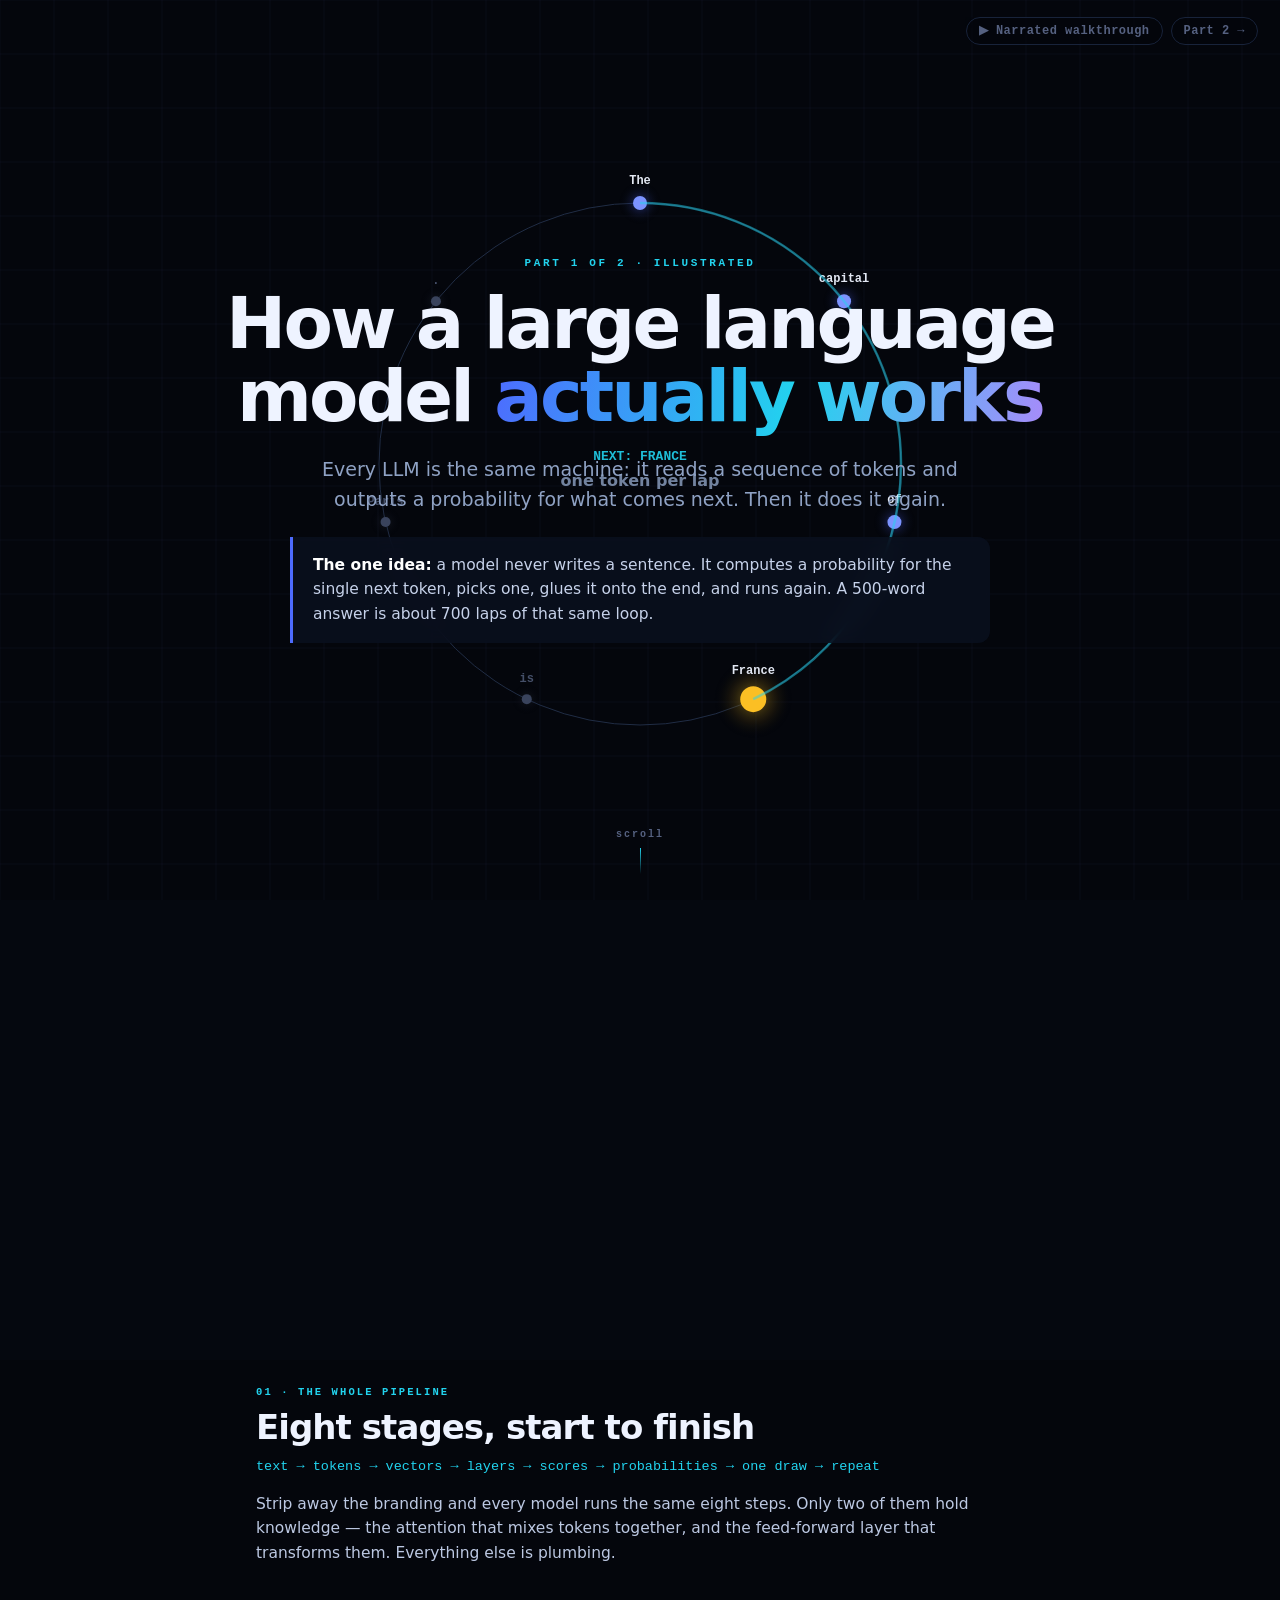
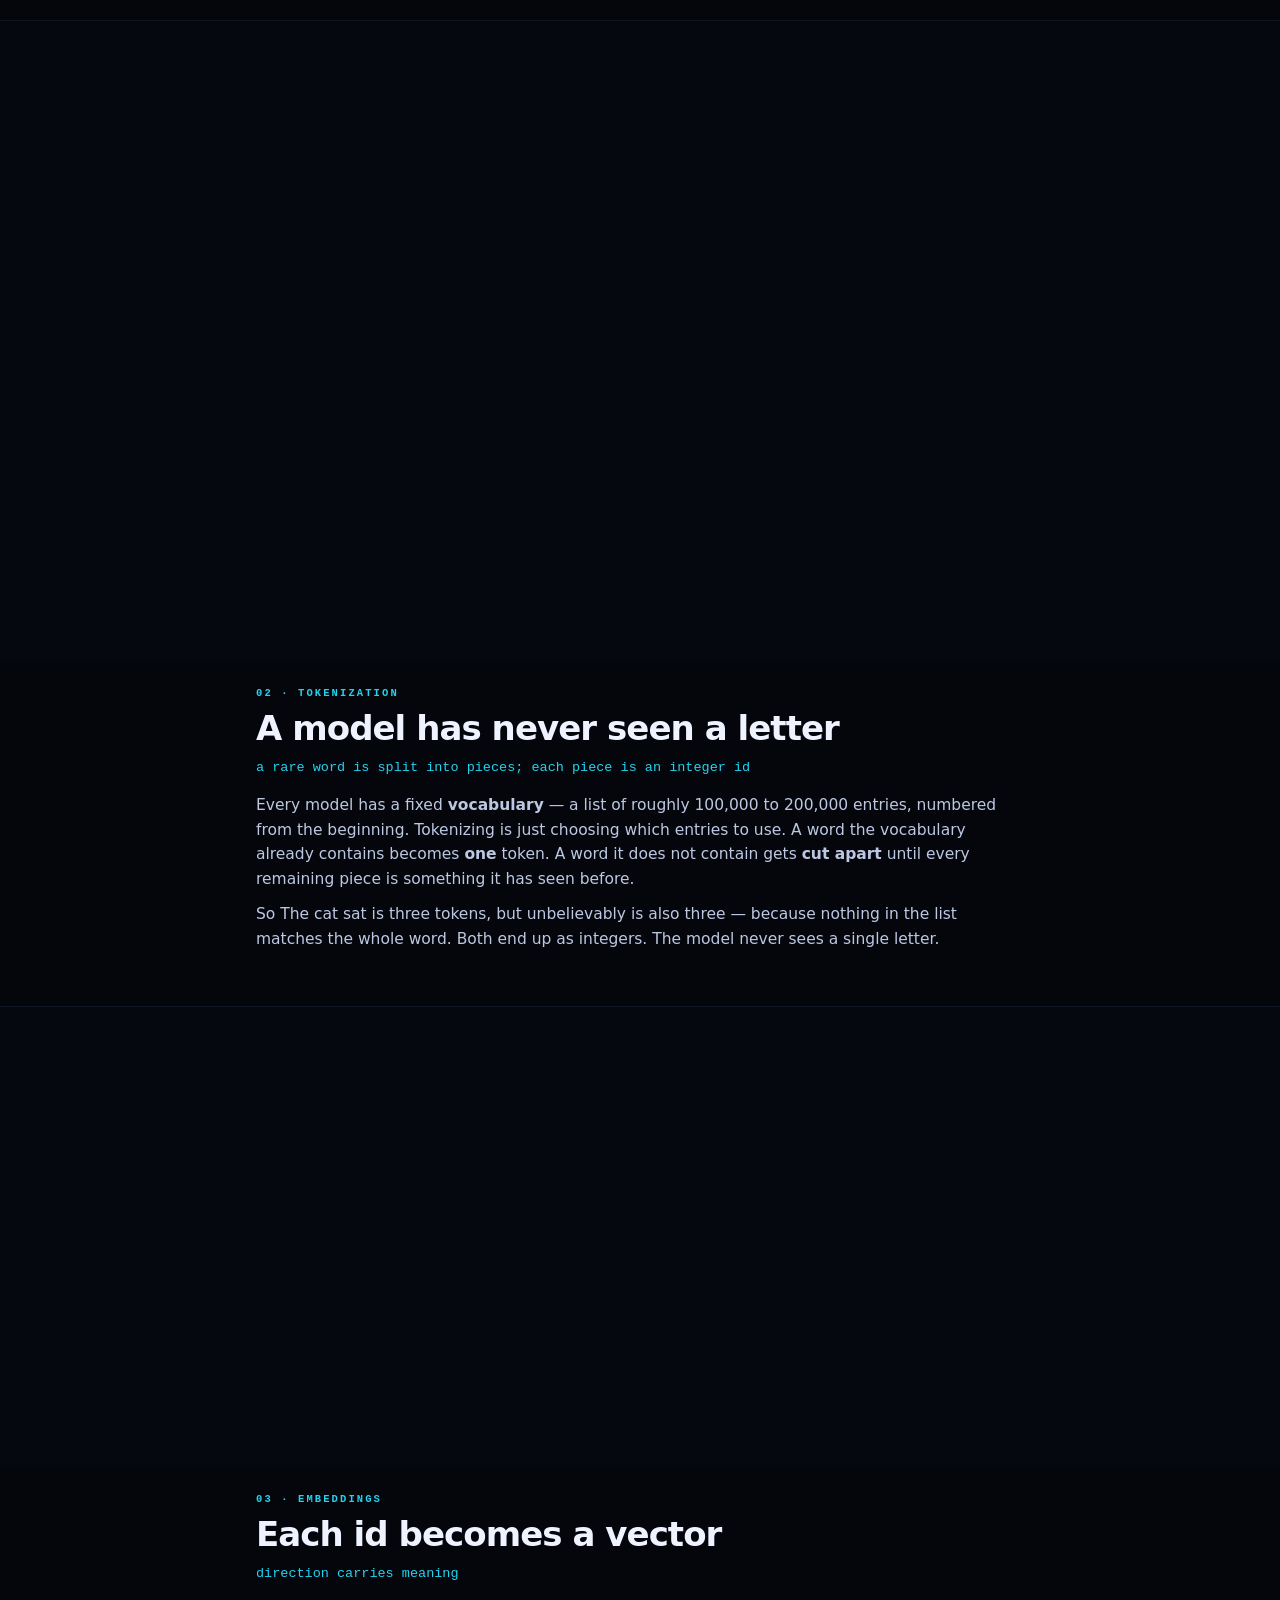
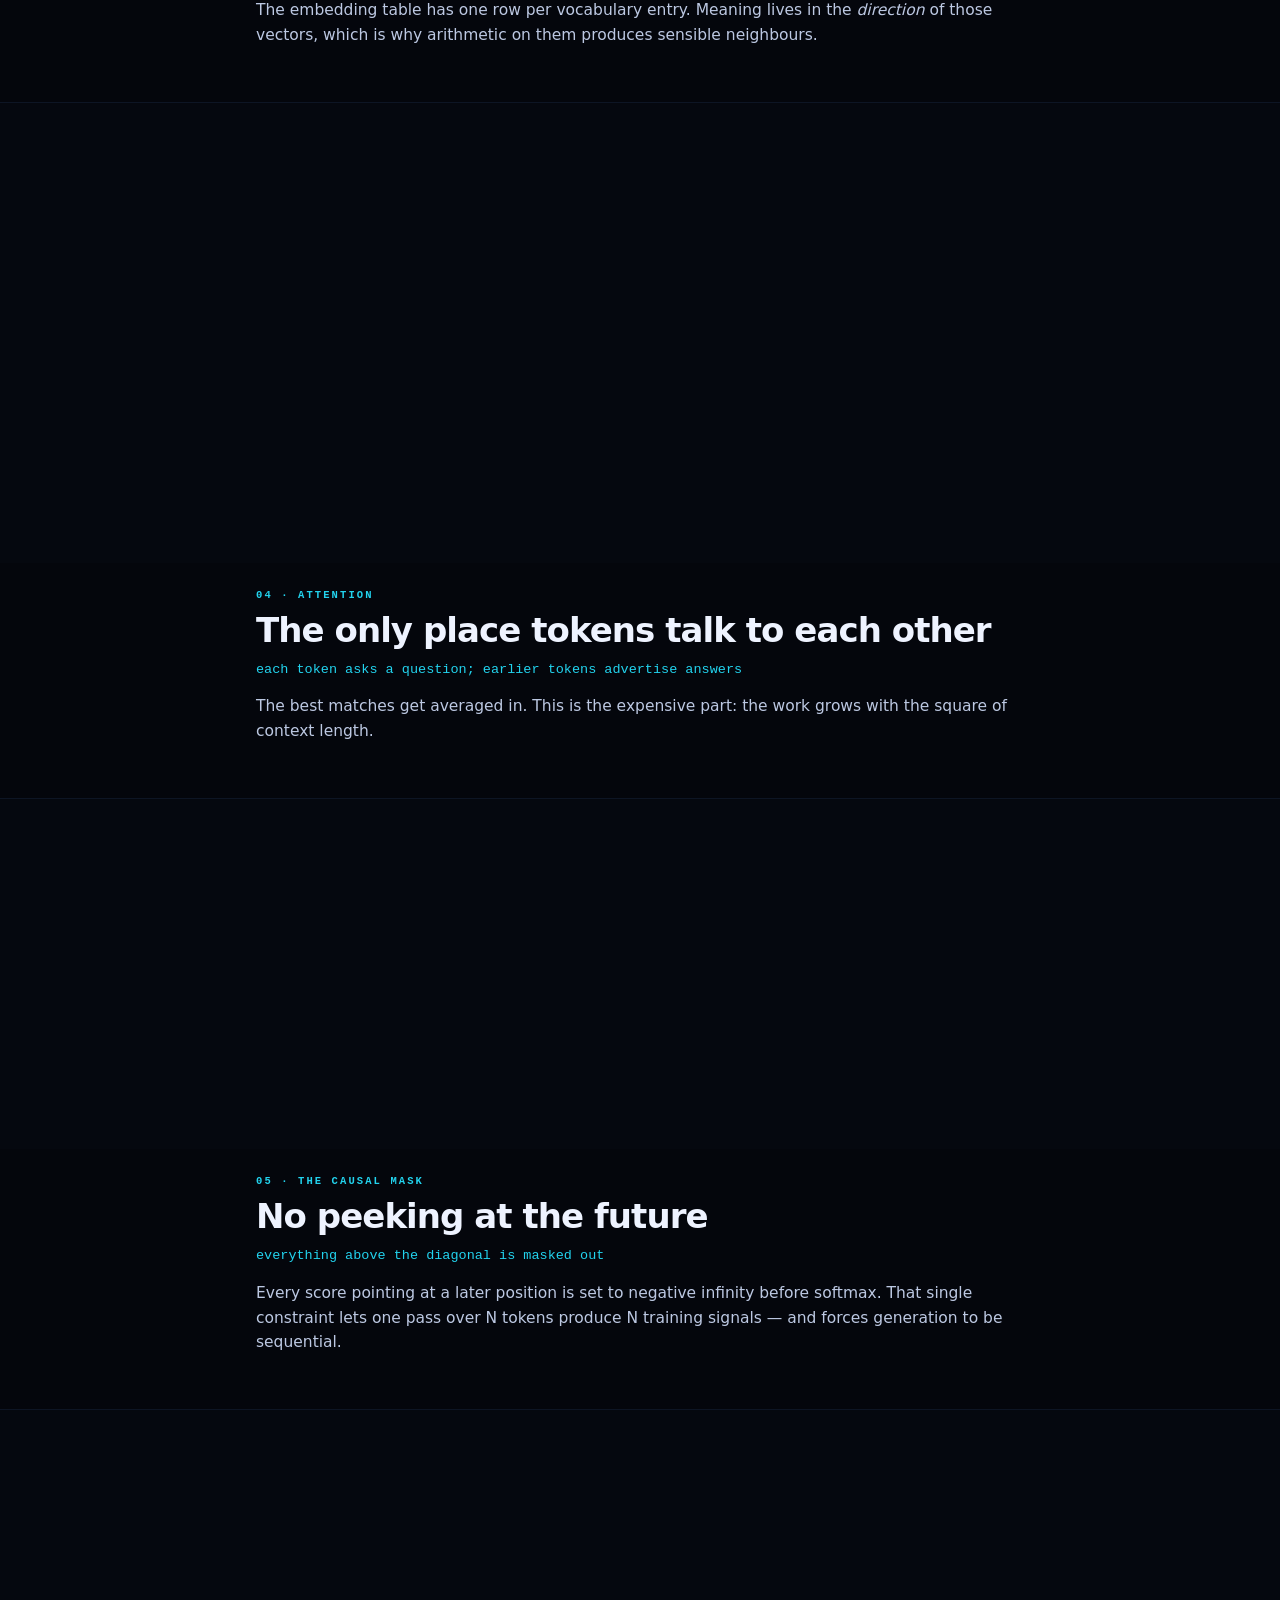
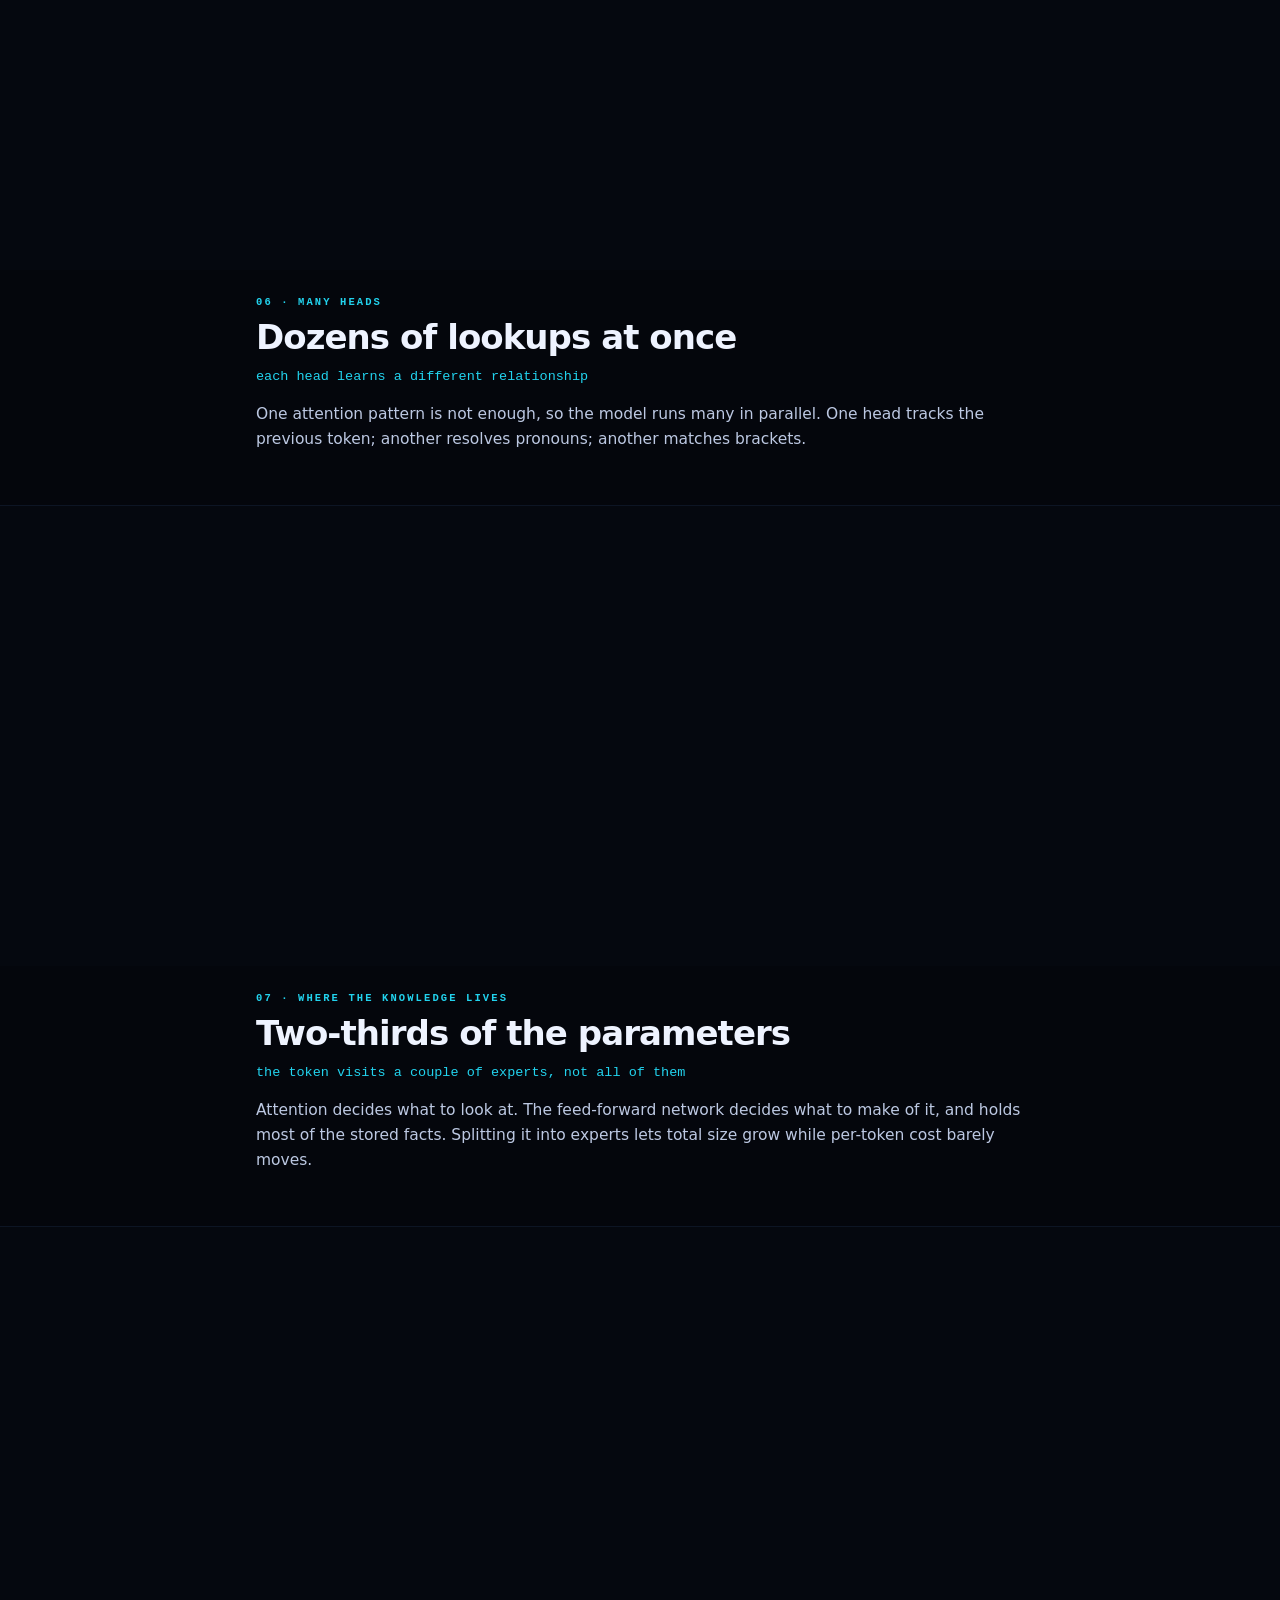
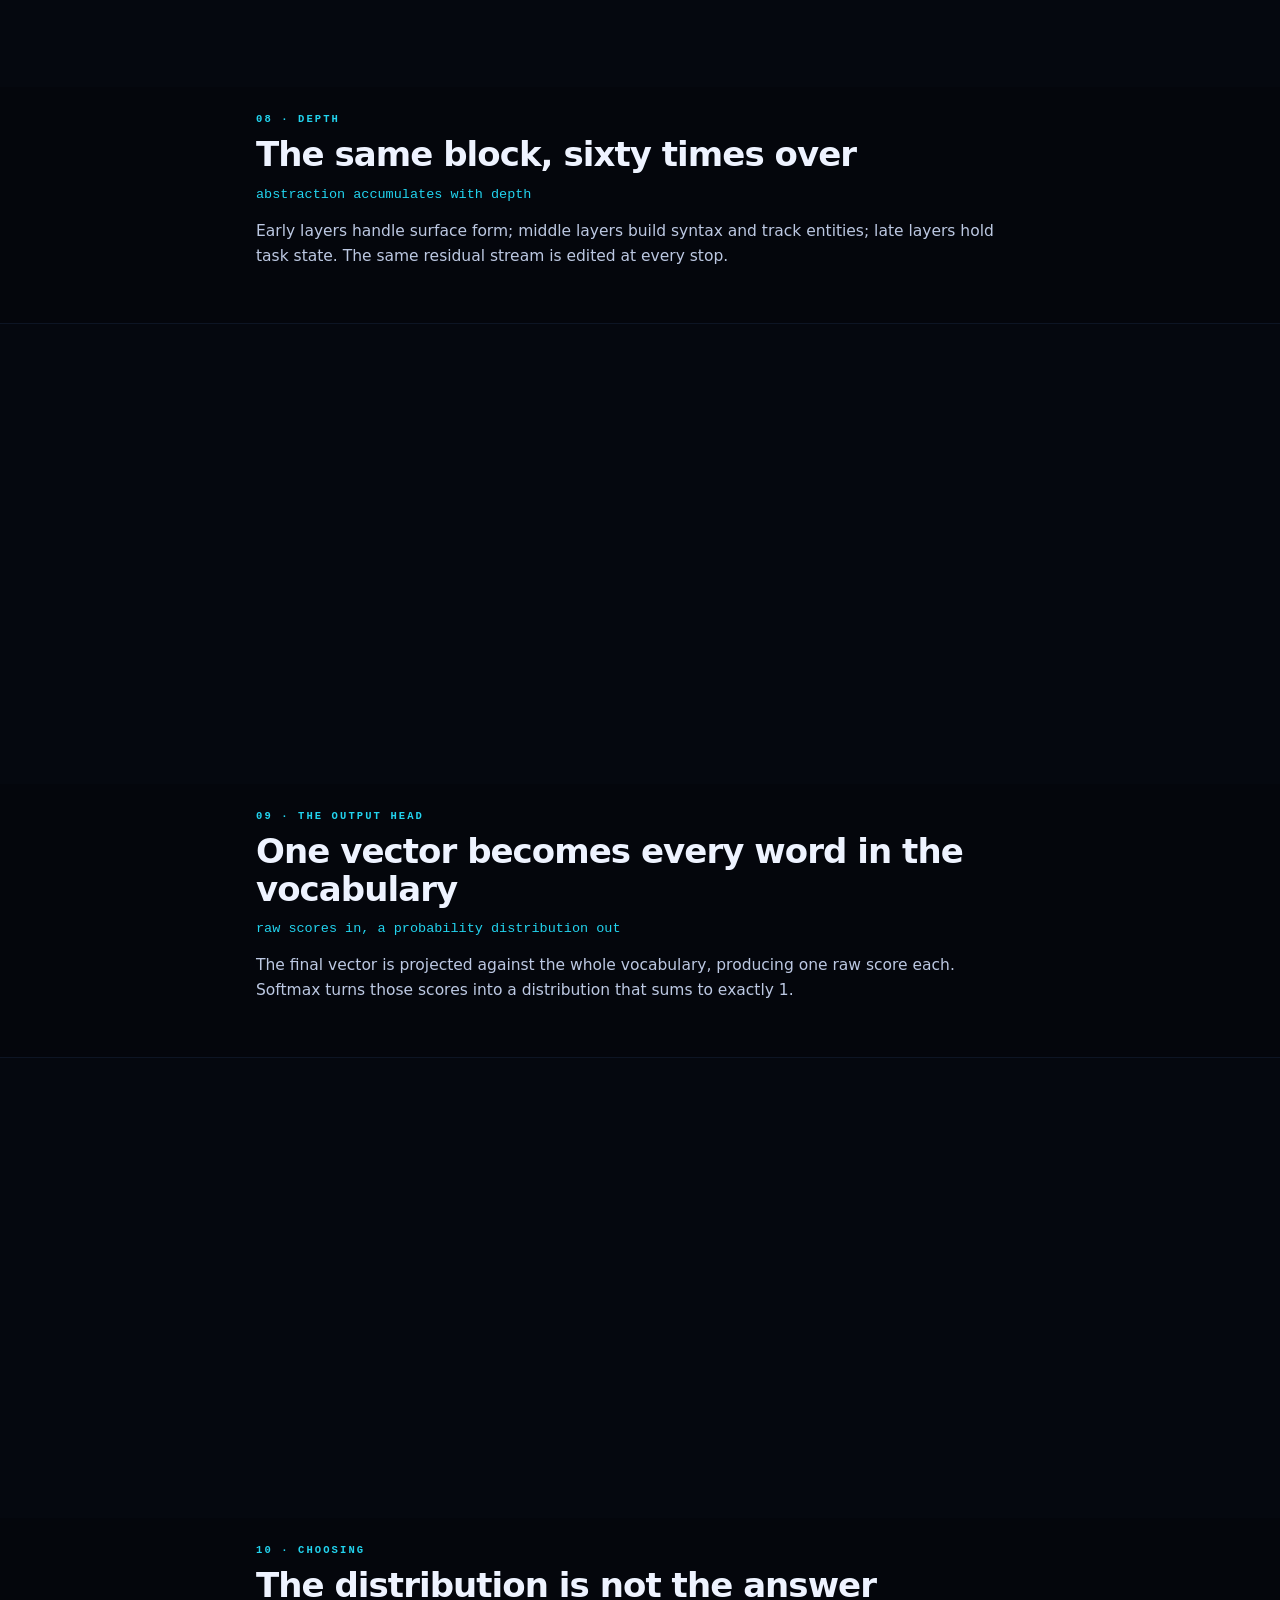
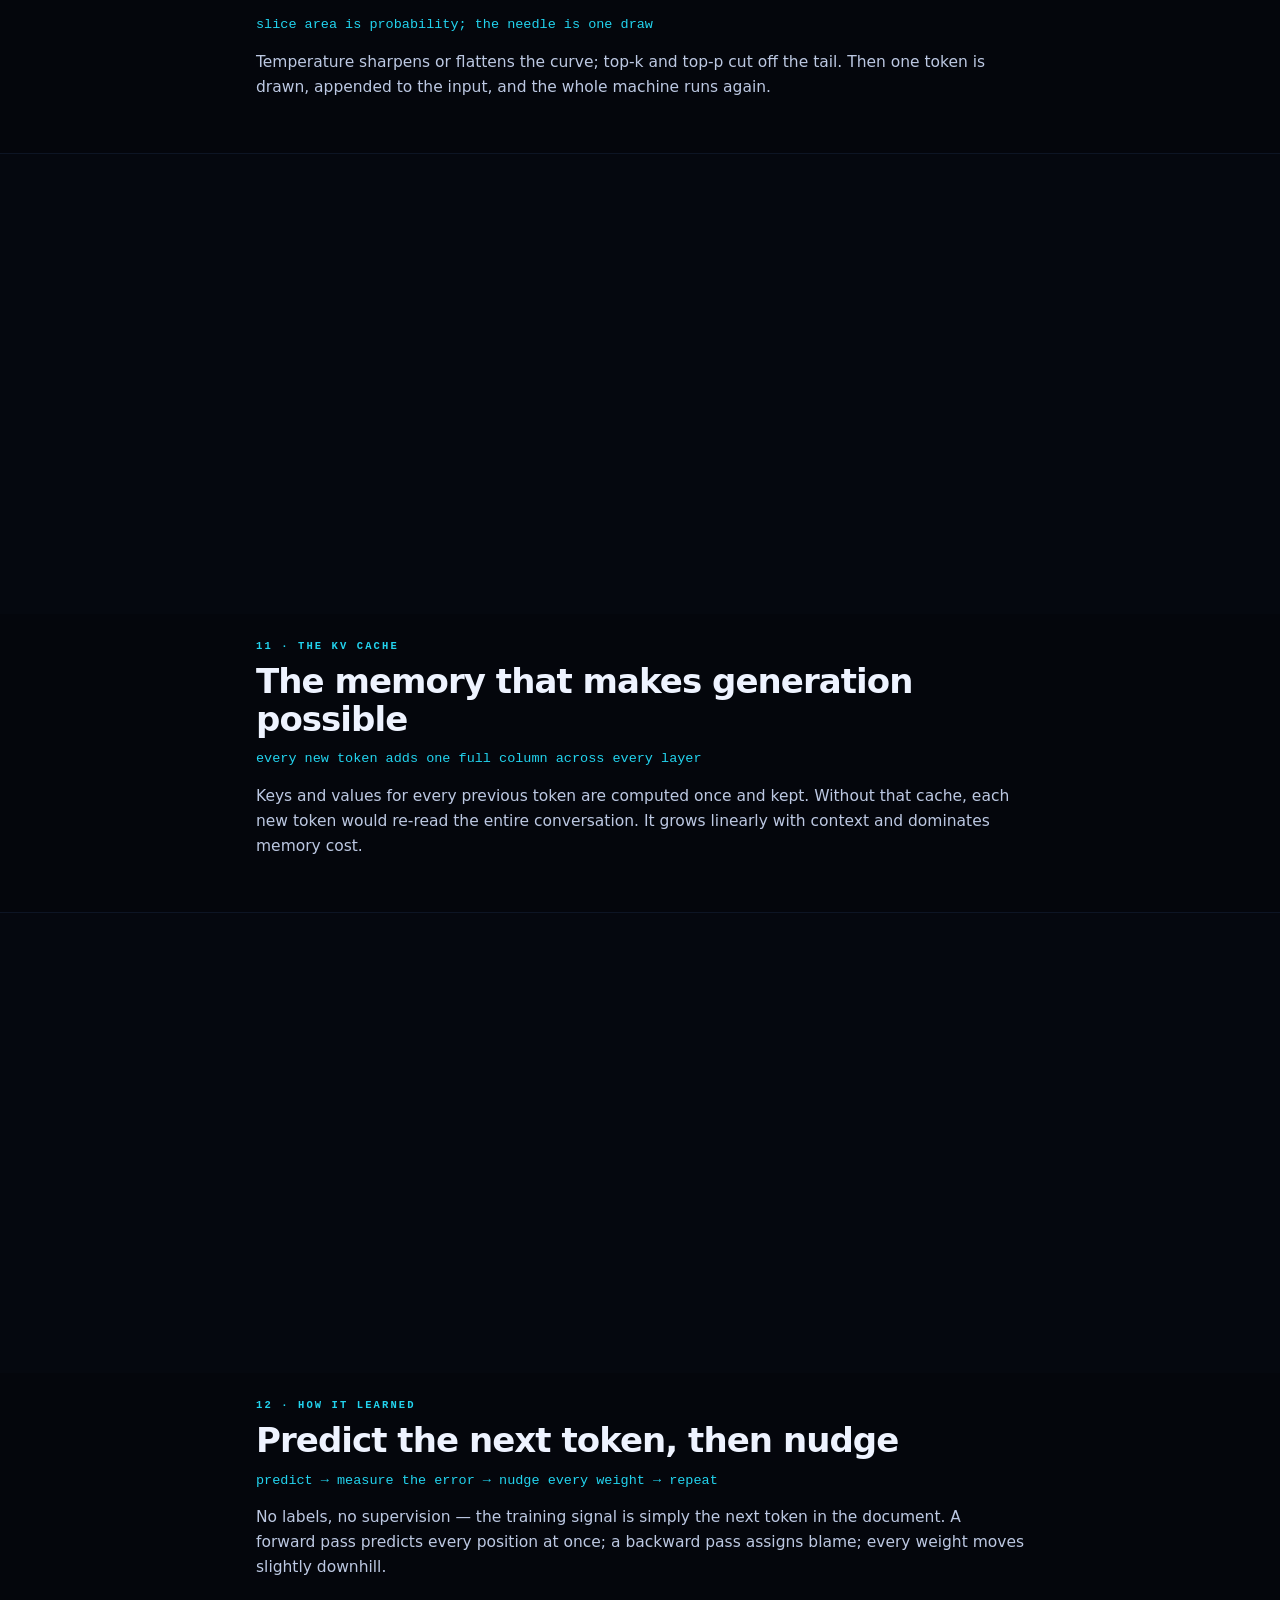
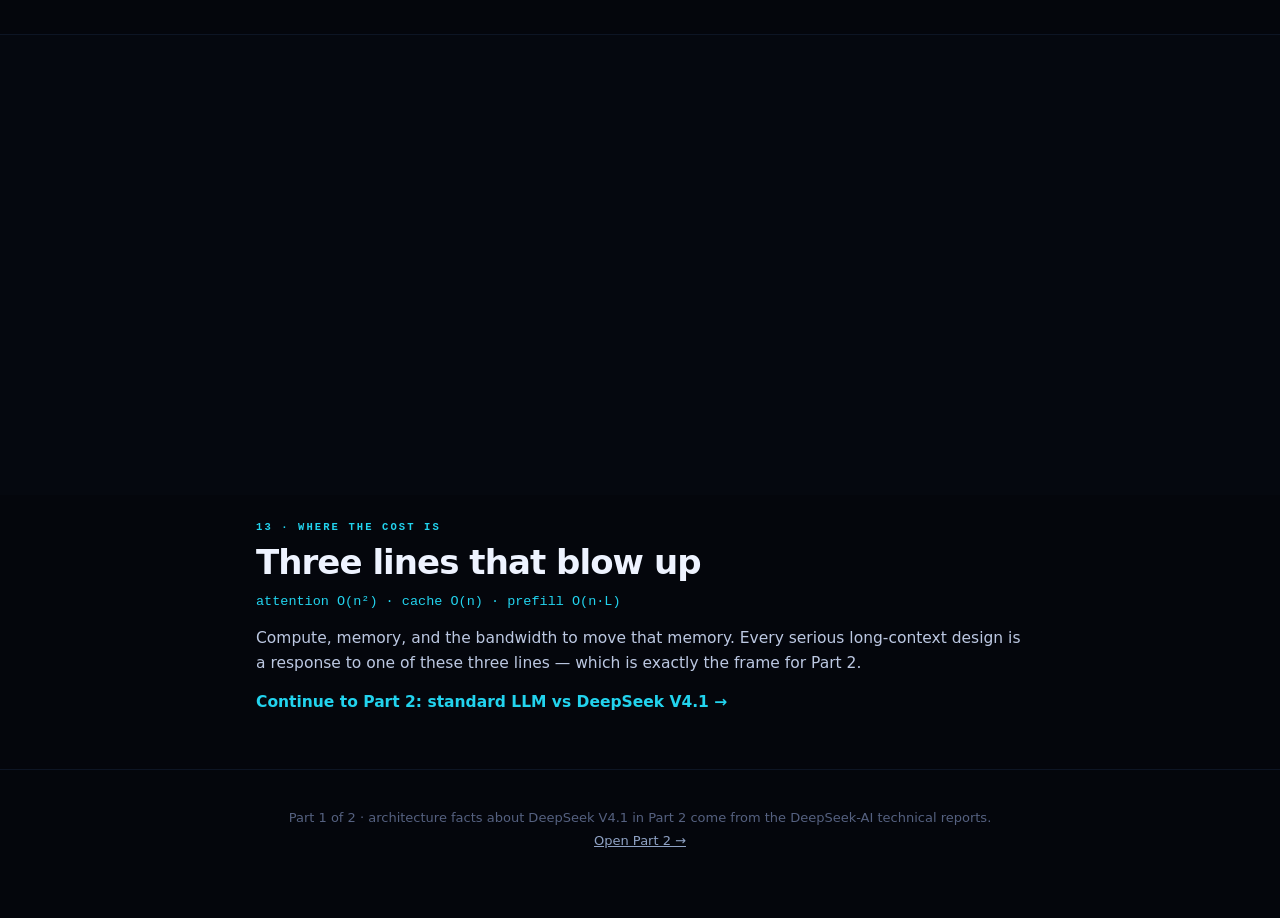
<file: index.html>
<!doctype html>
<html lang="en">
<head>
<meta charset="utf-8">
<meta name="viewport" content="width=device-width, initial-scale=1">
<title>How LLMs Work — an Illustrated Walkthrough</title>
<meta name="description" content="An illustrated, animated walkthrough of how a large language model turns text into a next-token prediction.">
<link rel="stylesheet" href="style.css">
</head>
<body>
<div id="bar"></div>
<div class="nav"><a href="walkthrough.html" style="margin-right:8px">▶ Narrated walkthrough</a><a href="https://deepseek-v4-1.dshai.reggilion.com">Part 2 →</a></div>
<header class="hero">
  <canvas id="hero-art"></canvas>
  <div class="inner">
    <div class="kick">part 1 of 2 · illustrated</div>
    <h1>How a large language model <em>actually works</em></h1>
    <p class="sub">Every LLM is the same machine: it reads a sequence of tokens and outputs a probability for what comes next. Then it does it again.</p>
    <div class="idea"><p><b>The one idea:</b> a model never writes a sentence. It computes a probability for the single next token, picks one, glues it onto the end, and runs again. A 500-word answer is about 700 laps of that same loop.</p></div>
  </div>
  <div class="scrollhint">scroll<span></span></div>
</header>
<section class="plate" id="p1">
  <div class="art h2-art"><canvas id="p1-art"></canvas></div>
  <div class="cap">
    <span class="n">01 · the whole pipeline</span>
    <h2>Eight stages, start to finish</h2>
    <p class="one">text → tokens → vectors → layers → scores → probabilities → one draw → repeat</p>
<p>Strip away the branding and every model runs the same eight steps. Only two of them hold knowledge — the attention that mixes tokens together, and the feed-forward layer that transforms them. Everything else is plumbing.</p>
  </div>
  <div class="tail"></div>
</section>

<section class="plate" id="p2">
  <div class="art h1-art"><canvas id="p2-art"></canvas></div>
  <div class="cap">
    <span class="n">02 · tokenization</span>
    <h2>A model has never seen a letter</h2>
    <p class="one">a rare word is split into pieces; each piece is an integer id</p>
<p>Every model has a fixed <b>vocabulary</b> — a list of roughly 100,000 to 200,000 entries, numbered from the beginning. Tokenizing is just choosing which entries to use. A word the vocabulary already contains becomes <b>one</b> token. A word it does not contain gets <b>cut apart</b> until every remaining piece is something it has seen before.</p>
    <p>So <span class="mono">The cat sat</span> is three tokens, but <span class="mono">unbelievably</span> is also three — because nothing in the list matches the whole word. Both end up as integers. The model never sees a single letter.</p>
  </div>
  <div class="tail"></div>
</section>

<section class="plate" id="p3">
  <div class="art h2-art"><canvas id="p3-art"></canvas></div>
  <div class="cap">
    <span class="n">03 · embeddings</span>
    <h2>Each id becomes a vector</h2>
    <p class="one">direction carries meaning</p>
<p>The embedding table has one row per vocabulary entry. Meaning lives in the <i>direction</i> of those vectors, which is why arithmetic on them produces sensible neighbours.</p>
  </div>
  <div class="tail"></div>
</section>

<section class="plate" id="p4">
  <div class="art h2-art"><canvas id="p4-art"></canvas></div>
  <div class="cap">
    <span class="n">04 · attention</span>
    <h2>The only place tokens talk to each other</h2>
    <p class="one">each token asks a question; earlier tokens advertise answers</p>
<p>The best matches get averaged in. This is the expensive part: the work grows with the square of context length.</p>
  </div>
  <div class="tail"></div>
</section>

<section class="plate" id="p5">
  <div class="art h3-art"><canvas id="p5-art"></canvas></div>
  <div class="cap">
    <span class="n">05 · the causal mask</span>
    <h2>No peeking at the future</h2>
    <p class="one">everything above the diagonal is masked out</p>
<p>Every score pointing at a later position is set to negative infinity before softmax. That single constraint lets one pass over N tokens produce N training signals — and forces generation to be sequential.</p>
  </div>
  <div class="tail"></div>
</section>

<section class="plate" id="p6">
  <div class="art h2-art"><canvas id="p6-art"></canvas></div>
  <div class="cap">
    <span class="n">06 · many heads</span>
    <h2>Dozens of lookups at once</h2>
    <p class="one">each head learns a different relationship</p>
<p>One attention pattern is not enough, so the model runs many in parallel. One head tracks the previous token; another resolves pronouns; another matches brackets.</p>
  </div>
  <div class="tail"></div>
</section>

<section class="plate" id="p7">
  <div class="art h2-art"><canvas id="p7-art"></canvas></div>
  <div class="cap">
    <span class="n">07 · where the knowledge lives</span>
    <h2>Two-thirds of the parameters</h2>
    <p class="one">the token visits a couple of experts, not all of them</p>
<p>Attention decides what to look at. The feed-forward network decides what to make of it, and holds most of the stored facts. Splitting it into experts lets total size grow while per-token cost barely moves.</p>
  </div>
  <div class="tail"></div>
</section>

<section class="plate" id="p8">
  <div class="art h2-art"><canvas id="p8-art"></canvas></div>
  <div class="cap">
    <span class="n">08 · depth</span>
    <h2>The same block, sixty times over</h2>
    <p class="one">abstraction accumulates with depth</p>
<p>Early layers handle surface form; middle layers build syntax and track entities; late layers hold task state. The same residual stream is edited at every stop.</p>
  </div>
  <div class="tail"></div>
</section>

<section class="plate" id="p9">
  <div class="art h2-art"><canvas id="p9-art"></canvas></div>
  <div class="cap">
    <span class="n">09 · the output head</span>
    <h2>One vector becomes every word in the vocabulary</h2>
    <p class="one">raw scores in, a probability distribution out</p>
<p>The final vector is projected against the whole vocabulary, producing one raw score each. Softmax turns those scores into a distribution that sums to exactly 1.</p>
  </div>
  <div class="tail"></div>
</section>

<section class="plate" id="p10">
  <div class="art h2-art"><canvas id="p10-art"></canvas></div>
  <div class="cap">
    <span class="n">10 · choosing</span>
    <h2>The distribution is not the answer</h2>
    <p class="one">slice area is probability; the needle is one draw</p>
<p>Temperature sharpens or flattens the curve; top-k and top-p cut off the tail. Then one token is drawn, appended to the input, and the whole machine runs again.</p>
  </div>
  <div class="tail"></div>
</section>

<section class="plate" id="p11">
  <div class="art h2-art"><canvas id="p11-art"></canvas></div>
  <div class="cap">
    <span class="n">11 · the KV cache</span>
    <h2>The memory that makes generation possible</h2>
    <p class="one">every new token adds one full column across every layer</p>
<p>Keys and values for every previous token are computed once and kept. Without that cache, each new token would re-read the entire conversation. It grows linearly with context and dominates memory cost.</p>
  </div>
  <div class="tail"></div>
</section>

<section class="plate" id="p12">
  <div class="art h2-art"><canvas id="p12-art"></canvas></div>
  <div class="cap">
    <span class="n">12 · how it learned</span>
    <h2>Predict the next token, then nudge</h2>
    <p class="one">predict → measure the error → nudge every weight → repeat</p>
<p>No labels, no supervision — the training signal is simply the next token in the document. A forward pass predicts every position at once; a backward pass assigns blame; every weight moves slightly downhill.</p>
  </div>
  <div class="tail"></div>
</section>

<section class="plate" id="p13">
  <div class="art h2-art"><canvas id="p13-art"></canvas></div>
  <div class="cap">
    <span class="n">13 · where the cost is</span>
    <h2>Three lines that blow up</h2>
    <p class="one">attention O(n²) · cache O(n) · prefill O(n·L)</p>
<p>Compute, memory, and the bandwidth to move that memory. Every serious long-context design is a response to one of these three lines — which is exactly the frame for Part 2.</p>
<p style="margin-top:14px"><a href="https://deepseek-v4-1.dshai.reggilion.com" style="color:var(--cyan);text-decoration:none;font-weight:600">Continue to Part 2: standard LLM vs DeepSeek V4.1 →</a></p>
  </div>
  <div class="tail"></div>
</section>

<footer style="padding:40px 24px 70px;text-align:center;color:#556180;font:13px ui-sans-serif,system-ui,sans-serif">
  <p style="margin:0 0 8px">Part 1 of 2 · architecture facts about DeepSeek V4.1 in Part 2 come from the DeepSeek-AI technical reports.</p>
  <p style="margin:0"><a href="https://deepseek-v4-1.dshai.reggilion.com" style="color:#8fa2c4">Open Part 2 →</a></p>
</footer>
<script src="anim.v14.js"></script>
</body>
</html>
</file>
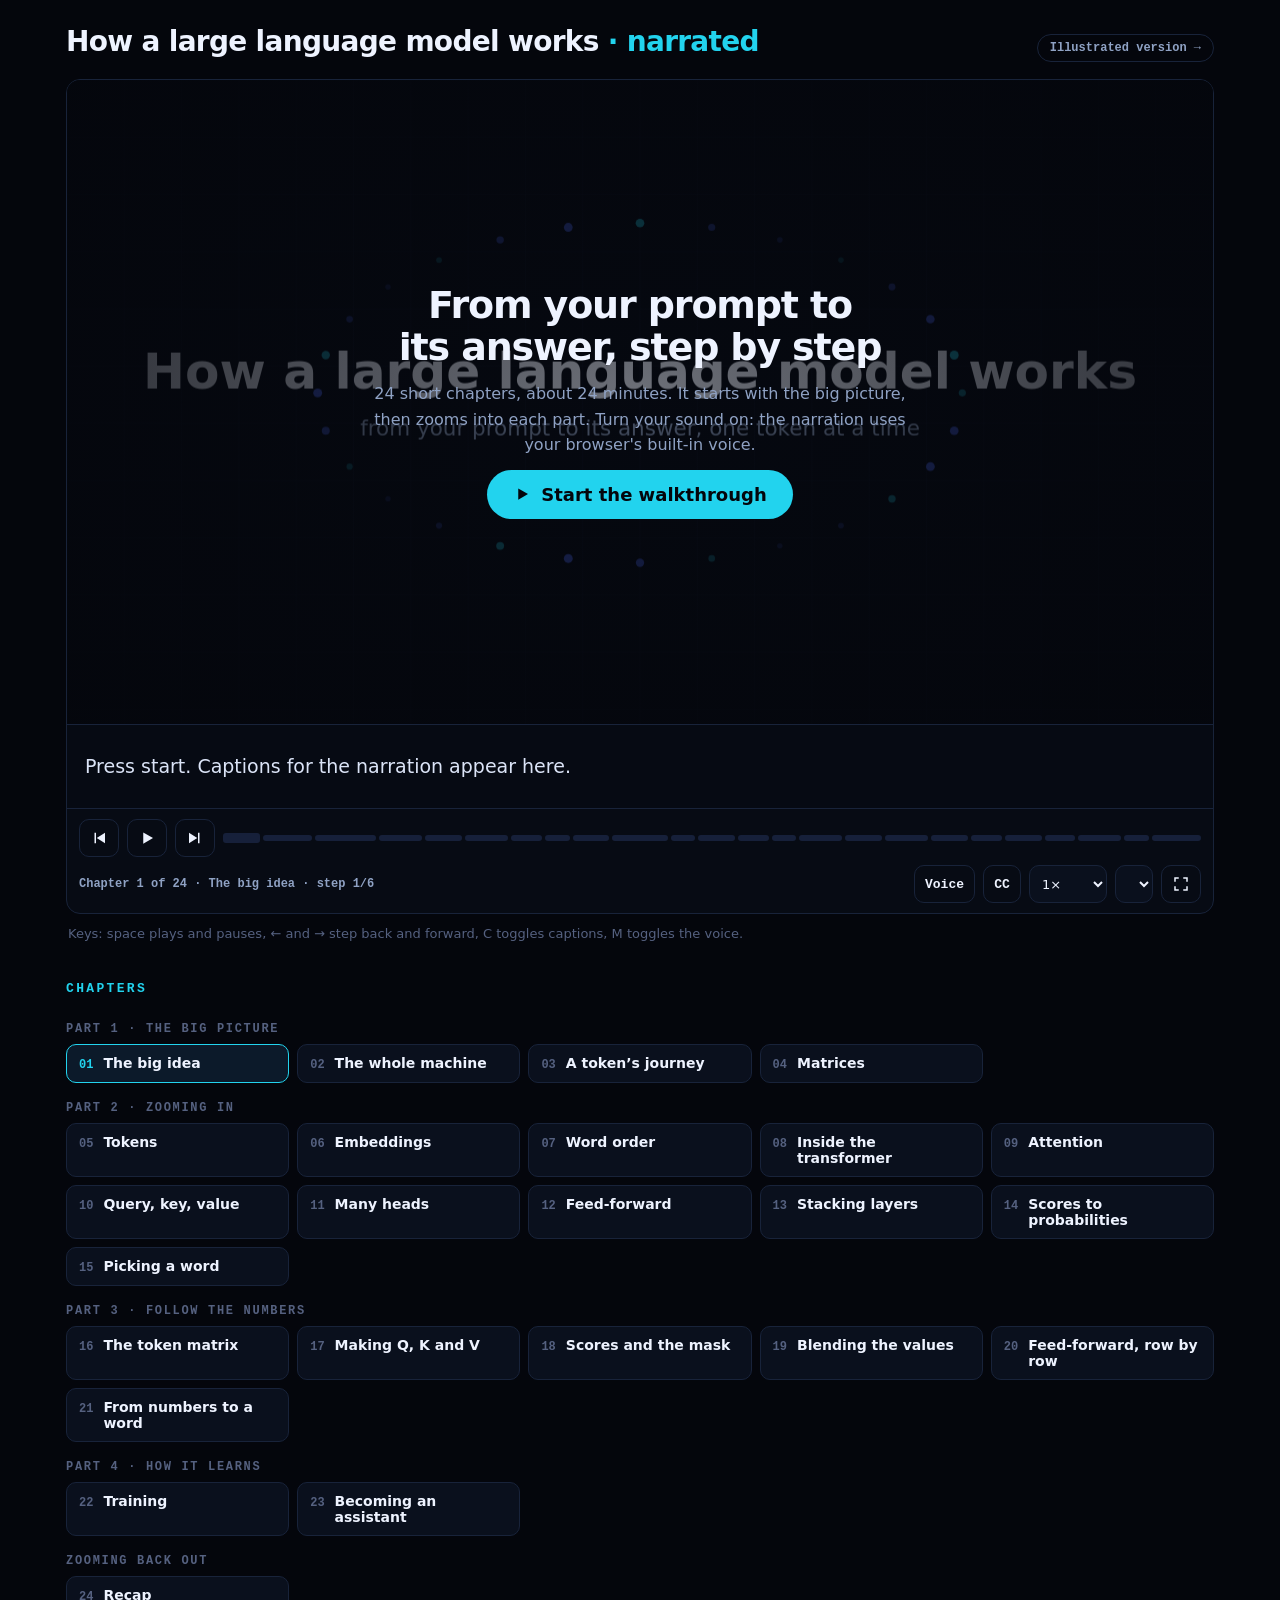
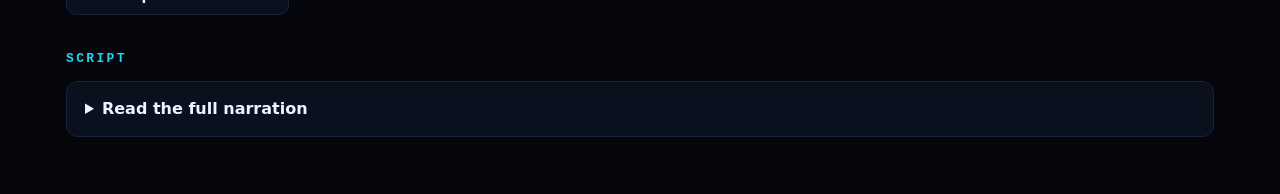
<file: walkthrough.html>
<!doctype html>
<html lang="en">
<head>
<meta charset="utf-8">
<meta name="viewport" content="width=device-width, initial-scale=1">
<title>How LLMs Work, Narrated</title>
<meta name="description" content="A narrated, animated, step-by-step walkthrough of how a large language model turns your text into an answer.">
<style>
/* Layout: a single video player (16:9 stage, captions, controls), with chapters and the full script below. One deliberate dark look. */
:root{
  --bg:#04060c; --panel:#0a101d; --line:#18233a; --ink:#eef3ff; --muted:#8fa2c4; --dim:#556180;
  --blue:#4d6bfe; --cyan:#22d3ee; --violet:#a78bfa; --amber:#fbbf24;
  --sans:ui-sans-serif,system-ui,-apple-system,"Segoe UI",Roboto,sans-serif;
  --mono:ui-monospace,SFMono-Regular,"SF Mono",Menlo,Consolas,monospace;
  color-scheme:dark;
}
*{box-sizing:border-box}
[hidden]{display:none!important}
body{margin:0;background:var(--bg);color:var(--ink);font:16px/1.6 var(--sans);-webkit-font-smoothing:antialiased;overflow-x:hidden}
.wrap{max-width:1180px;margin:0 auto;padding-left:max(16px,env(safe-area-inset-left,0px));padding-right:max(16px,env(safe-area-inset-right,0px));padding-block:20px 60px}
.top{display:flex;align-items:baseline;justify-content:space-between;gap:12px;flex-wrap:wrap;margin-bottom:14px}
.top h1{margin:0;font-size:clamp(20px,2.6vw,28px);letter-spacing:-.025em;font-weight:780;text-wrap:balance}
.top h1 span{color:var(--cyan)}
.top a{color:var(--muted);text-decoration:none;font:600 12px var(--mono);border:1px solid var(--line);padding:6px 12px;border-radius:999px}
.top a:hover,.top a:focus-visible{color:var(--ink);border-color:var(--cyan)}

.player{position:relative;background:#070b14;border:1px solid var(--line);border-radius:14px;overflow:hidden}
.player:fullscreen{border-radius:0;display:flex;flex-direction:column;justify-content:center;background:#000}
.stage{position:relative;width:100%;aspect-ratio:16/9;max-width:100%}
.player:fullscreen .stage{width:min(100vw,calc((100vh - 150px)*16/9));margin:0 auto}
.stage canvas{display:block;width:100%;height:100%;cursor:pointer}
.overlay{position:absolute;inset:0;display:grid;place-items:center;text-align:center;padding:16px;
  background:radial-gradient(ellipse at center,rgba(4,6,12,.55),rgba(4,6,12,.92))}
.overlay .box{max-width:560px;display:grid;gap:12px;justify-items:center}
.overlay h2{margin:0;font-size:clamp(20px,3.4vw,38px);line-height:1.1;letter-spacing:-.03em;text-wrap:balance}
.overlay p{margin:0;color:var(--muted);font-size:clamp(13px,1.6vw,16px)}
.bigplay{display:inline-flex;align-items:center;gap:10px;border:0;cursor:pointer;border-radius:999px;
  padding:14px 26px;font:700 clamp(15px,1.8vw,18px) var(--sans);color:#04060c;background:var(--cyan)}
.bigplay:hover{background:#67e8f9}
.bigplay:focus-visible,.ctl button:focus-visible,.ctl select:focus-visible,.chap:focus-visible{outline:2px solid var(--amber);outline-offset:2px}
.bigplay svg{width:18px;height:18px}

.cap{min-height:4.4em;padding:12px 18px;border-top:1px solid var(--line);background:#060a13;
  font-size:clamp(15px,1.9vw,19px);line-height:1.45;color:#dbe4f7;display:flex;align-items:center}
.ctl{display:flex;align-items:center;gap:8px;padding:10px 12px;border-top:1px solid var(--line);flex-wrap:wrap}
.ctl button{background:transparent;border:1px solid var(--line);color:var(--ink);border-radius:10px;height:38px;min-width:38px;
  display:inline-grid;place-items:center;cursor:pointer;padding:0 10px;font:600 13px var(--mono)}
.ctl button:hover{border-color:var(--cyan)}
.ctl button[aria-pressed="false"]{color:var(--dim)}
.ctl svg{width:18px;height:18px}
.ctl select{background:var(--panel);color:var(--ink);border:1px solid var(--line);border-radius:10px;height:38px;padding:0 8px;font:13px var(--sans);max-width:170px}
.bar{flex:1 1 220px;display:flex;gap:3px;height:38px;align-items:center;cursor:pointer;min-width:0}
.seg{position:relative;height:6px;background:#16203a;border-radius:3px;overflow:hidden;flex:1 1 0}
.seg i{position:absolute;inset:0 auto 0 0;width:0;background:linear-gradient(90deg,var(--blue),var(--cyan))}
.seg.cur{height:10px}
.where{font:600 12px var(--mono);color:var(--muted);white-space:nowrap;overflow:hidden;text-overflow:ellipsis;max-width:100%}
.row2{display:flex;gap:8px;align-items:center;flex-wrap:wrap;width:100%}
.row2 .sp{flex:1}

.note{color:var(--dim);font-size:13px;margin:10px 2px 0}
h3{margin:34px 0 12px;font-size:13px;letter-spacing:.18em;text-transform:uppercase;color:var(--cyan);font-family:var(--mono)}
.chaps{display:grid;grid-template-columns:repeat(auto-fill,minmax(210px,1fr));gap:8px}
.chap{text-align:left;background:var(--panel);border:1px solid var(--line);color:var(--ink);border-radius:10px;padding:10px 12px;cursor:pointer;
  font:600 14px var(--sans);display:flex;gap:10px;align-items:baseline;min-width:0}
.part{grid-column:1/-1;font:700 12px var(--mono);letter-spacing:.14em;color:var(--dim);margin-top:10px}
.chap b{font:700 12px var(--mono);color:var(--dim)}
.chap:hover{border-color:var(--cyan)}
.chap.on{border-color:var(--cyan);background:#0c1a2a}
.chap.on b{color:var(--cyan)}
details{background:var(--panel);border:1px solid var(--line);border-radius:12px;padding:6px 18px}
summary{cursor:pointer;font-weight:700;padding:8px 0}
.script h4{margin:22px 0 6px;font-size:17px}
.script p{margin:0 0 6px;color:#bcc8e2;max-width:68ch;cursor:pointer;border-radius:6px;padding:2px 6px;margin-left:-6px}
.script p:hover{background:#101a2e}
.script p.on{background:#10233a;color:var(--ink)}
@media (max-width:560px){ .ctl .opt{display:none} }
</style>
</head>
<body>
<div class="wrap">
  <div class="top">
    <h1>How a large language model works <span>· narrated</span></h1>
    <a href="index.html">Illustrated version →</a>
  </div>

  <div class="player" id="player">
    <div class="stage">
      <canvas id="cv" aria-label="Animated illustration for the current step of the walkthrough"></canvas>
      <div class="overlay" id="ov">
        <div class="box">
          <h2 id="ovTitle">From your prompt to its answer, step by step</h2>
          <p id="ovSub">24 short chapters, about 24 minutes. It starts with the big picture, then zooms into each part. Turn your sound on: the narration uses your browser's built-in voice.</p>
          <button class="bigplay" id="bigplay" type="button"><svg viewBox="0 0 24 24" fill="currentColor"><path d="M7 4.5v15l13-7.5z"/></svg><span id="bigLabel">Start the walkthrough</span></button>
        </div>
      </div>
    </div>
    <div class="cap" id="cap" aria-live="polite">Press start. Captions for the narration appear here.</div>
    <div class="ctl">
      <button id="bPrev" type="button" title="Previous step (←)" aria-label="Previous step"><svg viewBox="0 0 24 24" fill="currentColor"><path d="M6 5h2v14H6zM20 5v14L9 12z"/></svg></button>
      <button id="bPlay" type="button" title="Play / pause (space)" aria-label="Play"><svg viewBox="0 0 24 24" fill="currentColor" id="icPlay"><path d="M7 4.5v15l13-7.5z"/></svg></button>
      <button id="bNext" type="button" title="Next step (→)" aria-label="Next step"><svg viewBox="0 0 24 24" fill="currentColor"><path d="M16 5h2v14h-2zM4 5v14l11-7z"/></svg></button>
      <div class="bar" id="bar" title="Jump to a chapter"></div>
      <div class="row2">
        <span class="where" id="where">Chapter 1 of 16</span>
        <span class="sp"></span>
        <button id="bVoice" type="button" aria-pressed="true" title="Narration on/off (M)">Voice</button>
        <button id="bCC" type="button" aria-pressed="true" title="Captions on/off (C)">CC</button>
        <select id="sRate" aria-label="Narration speed" title="Speed">
          <option value="0.85">0.85×</option><option value="1" selected>1×</option><option value="1.15">1.15×</option><option value="1.3">1.3×</option><option value="1.5">1.5×</option>
        </select>
        <select id="sVoice" class="opt" aria-label="Narrator voice" title="Narrator voice"></select>
        <button id="bFull" type="button" class="opt" title="Fullscreen (F)" aria-label="Fullscreen"><svg viewBox="0 0 24 24" fill="none" stroke="currentColor" stroke-width="2"><path d="M4 9V4h5M20 9V4h-5M4 15v5h5M20 15v5h-5"/></svg></button>
      </div>
    </div>
  </div>
  <p class="note" id="vnote">Keys: space plays and pauses, ← and → step back and forward, C toggles captions, M toggles the voice.</p>

  <h3>Chapters</h3>
  <div class="chaps" id="chaps"></div>

  <h3>Script</h3>
  <details><summary>Read the full narration</summary><div class="script" id="script"></div></details>
</div>

<script>
(function(){
'use strict';
// ------------------------------------------------------------------ drawing kit
var cv=document.getElementById('cv'), c=cv.getContext('2d');
var LW=1280, LH=720, SC=1;
var C={bg:'#070b14',panel:'#0c1322',line:'#1c2944',ink:'#eef3ff',muted:'#8fa2c4',dim:'#556180',
  blue:'#4d6bfe',cyan:'#22d3ee',violet:'#a78bfa',amber:'#fbbf24',green:'#34d399',rose:'#fb7185'};
var SANS='ui-sans-serif,system-ui,-apple-system,"Segoe UI",Roboto,sans-serif';
var MONO='ui-monospace,SFMono-Regular,"SF Mono",Menlo,Consolas,monospace';
var PAL=[C.cyan,C.violet,C.amber,C.green,C.rose,C.blue];
function clamp(x,a,b){a=a==null?0:a;b=b==null?1:b;return x<a?a:x>b?b:x}
function lerp(a,b,t){return a+(b-a)*t}
function EO(x){x=clamp(x);return 1-Math.pow(1-x,3)}
function EIO(x){x=clamp(x);return x<.5?4*x*x*x:1-Math.pow(-2*x+2,3)/2}
function font(sz,w,mono){c.font=(w||600)+' '+sz+'px '+(mono?MONO:SANS)}
function tw(s,sz,w,mono){font(sz,w,mono);return c.measureText(s).width}
function rgba(hex,a){var n=parseInt(hex.slice(1),16);return 'rgba('+(n>>16)+','+((n>>8)&255)+','+(n&255)+','+a+')'}
function A(a,fn){if(a<=0.003)return;c.save();c.globalAlpha*=clamp(a);fn();c.restore()}
function T(s,x,y,o){o=o||{};font(o.size||24,o.weight||600,o.mono);c.textAlign=o.align||'left';c.textBaseline=o.base||'alphabetic';
  c.fillStyle=o.color||C.ink;var a=o.alpha==null?1:o.alpha;if(a<=0)return;c.save();c.globalAlpha*=a;c.fillText(s,x,y);c.restore()}
function wrapT(s,x,y,maxW,lh,o){o=o||{};font(o.size||24,o.weight||600,o.mono);var words=s.split(' '),line='',lines=[];
  for(var i=0;i<words.length;i++){var t=line?line+' '+words[i]:words[i];if(c.measureText(t).width>maxW&&line){lines.push(line);line=words[i]}else line=t}
  if(line)lines.push(line);for(var j=0;j<lines.length;j++)T(lines[j],x,y+j*lh,o);return lines.length}
function rr(x,y,w,h,r){r=Math.min(r,w/2,h/2);c.beginPath();c.moveTo(x+r,y);c.arcTo(x+w,y,x+w,y+h,r);c.arcTo(x+w,y+h,x,y+h,r);c.arcTo(x,y+h,x,y,r);c.arcTo(x,y,x+w,y,r);c.closePath()}
function box(x,y,w,h,o){o=o||{};rr(x,y,w,h,o.r==null?12:o.r);if(o.fill){c.fillStyle=o.fill;c.fill()}if(o.stroke){c.strokeStyle=o.stroke;c.lineWidth=o.lw||1.5;c.stroke()}}
function glow(x,y,r,col,a){var g=c.createRadialGradient(x,y,0,x,y,r);g.addColorStop(0,rgba(col,a==null?.35:a));g.addColorStop(1,rgba(col,0));c.fillStyle=g;c.beginPath();c.arc(x,y,r,0,7);c.fill()}
function line(x1,y1,x2,y2,col,lw,dash){c.strokeStyle=col;c.lineWidth=lw||1.5;c.setLineDash(dash||[]);c.beginPath();c.moveTo(x1,y1);c.lineTo(x2,y2);c.stroke();c.setLineDash([])}
function head(x,y,ang,col,sz){sz=sz||11;c.fillStyle=col;c.beginPath();c.moveTo(x,y);c.lineTo(x-sz*Math.cos(ang-.45),y-sz*Math.sin(ang-.45));c.lineTo(x-sz*Math.cos(ang+.45),y-sz*Math.sin(ang+.45));c.closePath();c.fill()}
function arrow(x1,y1,x2,y2,o){o=o||{};var col=o.color||C.muted;line(x1,y1,x2,y2,col,o.lw||2,o.dash);head(x2,y2,Math.atan2(y2-y1,x2-x1),col,o.head)}
function curve(x1,y1,cx,cy,x2,y2,o){o=o||{};var col=o.color||C.muted;c.strokeStyle=col;c.lineWidth=o.lw||2;c.setLineDash(o.dash||[]);c.beginPath();c.moveTo(x1,y1);c.quadraticCurveTo(cx,cy,x2,y2);c.stroke();c.setLineDash([]);if(o.arrow!==false)head(x2,y2,Math.atan2(y2-cy,x2-cx),col,o.head)}
function chip(x,y,w,h,label,o){o=o||{};var col=o.color||C.cyan,fa=o.fill==null?.14:o.fill;
  if(o.glow)glow(x+w/2,y+h/2,w*.9,col,.25*o.glow);
  rr(x,y,w,h,o.r==null?9:o.r);c.fillStyle=rgba(col,fa);c.fill();c.strokeStyle=rgba(col,o.sa==null?.75:o.sa);c.lineWidth=o.lw||1.5;c.stroke();
  T(label,x+w/2,y+h/2+1,{size:o.size||22,mono:o.mono!==false,align:'center',base:'middle',color:o.text||C.ink,weight:o.weight||600})}
function rowLayout(labels,size,o){o=o||{};var pad=o.pad==null?12:o.pad,gap=o.gap==null?10:o.gap;font(size,600,o.mono!==false);
  var ws=labels.map(function(l){return c.measureText(l).width+pad*2});var tot=ws.reduce(function(a,b){return a+b},0)+gap*(labels.length-1);
  var x=(o.cx==null?640:o.cx)-tot/2;return ws.map(function(w){var r={x:x,w:w,cx:x+w/2};x+=w+gap;return r})}
function vals(seed,n){var h=2166136261,s=String(seed),out=[];for(var i=0;i<s.length;i++)h=Math.imul(h^s.charCodeAt(i),16777619);
  for(var j=0;j<n;j++){h=Math.imul(h^(h>>>15),2246822507);h=Math.imul(h^(h>>>13),3266489909);h^=h>>>16;out.push(((h>>>0)/4294967296)*2-1)}return out}
function cellCol(v){return v>=0?rgba(C.amber,.15+.85*Math.min(1,v)):rgba('#5b7bff',.15+.85*Math.min(1,-v))}
function cells(x,y,vs,o){o=o||{};var cw=o.cw||16,ch=o.ch||16,g=o.gap==null?3:o.gap;
  for(var i=0;i<vs.length;i++){var cx=o.vert?x:x+i*(cw+g),cy=o.vert?y+i*(ch+g):y;rr(cx,cy,cw,ch,3);c.fillStyle='#111a2c';c.fill();c.fillStyle=cellCol(vs[i]);c.fill()}}
function softmax(ls,t){t=t||1;var m=Math.max.apply(null,ls),e=ls.map(function(l){return Math.exp((l-m)/t)}),s=e.reduce(function(a,b){return a+b},0);return e.map(function(v){return v/s})}
function pct(p){return p>=.1?Math.round(p*100)+'%':p>=.01?(p*100).toFixed(1)+'%':(p*100).toFixed(2)+'%'}
function llm(x,y,w,h,t,lbl){glow(x+w/2,y+h/2,w*.85,C.blue,.22);box(x,y,w,h,{fill:'#0d1631',stroke:C.blue,lw:2,r:16});
  for(var i=0;i<5;i++)for(var j=0;j<3;j++){var px=x+w*(.2+i*.15),py=y+h*(.3+j*.2),p=.5+.5*Math.sin(t*3+i*1.7+j*2.3);c.fillStyle=rgba(C.cyan,.12+.35*p);c.beginPath();c.arc(px,py,3.2,0,7);c.fill()}
  T(lbl||'LLM',x+w/2,y+h-18,{size:22,weight:800,align:'center',color:C.ink})}
function bracket(x1,x2,y,col,label,o){o=o||{};line(x1,y,x1,y+10,col,2);line(x1,y+10,x2,y+10,col,2);line(x2,y,x2,y+10,col,2);
  if(label)T(label,(x1+x2)/2,y+38,{size:o.size||20,align:'center',color:col,weight:600})}

// ------------------------------------------------------------------ the big-picture map
// One architecture diagram, reused full-screen (part 1), as the camera target for each zoom, and as the corner minimap.
var MAP={text:[30,250,130,220],tok:[190,290,115,140],emb:[335,260,135,200],block:[505,190,370,340],attn:[528,240,152,225],ffn:[700,240,152,225],
  unemb:[905,260,120,200],soft:[1048,260,100,200],samp:[1170,290,92,140],loop:[60,430,1200,230],mats:[335,240,690,230]};
var RT=vals('grid-table',2048),MATS_HL=false;
function gridIcon(x,y,cols,rows,cs,col,seed){var o=(seed||0)*97;
  if(MATS_HL){c.save();c.globalAlpha=1;glow(x+cols*cs/2,y+rows*cs/2,Math.max(cols,rows)*cs,C.amber,.35);col=C.amber}
  for(var r=0;r<rows;r++)for(var q=0;q<cols;q++){var v=RT[(o+r*31+q*17)%2048];c.fillStyle=rgba(col,.15+.55*Math.abs(v));c.fillRect(x+q*cs,y+r*cs,cs-1.5,cs-1.5)}
  c.strokeStyle=rgba(col,.85);c.lineWidth=1.2;c.strokeRect(x-1.5,y-1.5,cols*cs+1.5,rows*cs+1.5);
  if(MATS_HL)c.restore()}
function drawMap(o){
  o=o||{};var H=o.hl||null,Tm=o.T||0,mini=!!o.mini;MATS_HL=!!(H&&H.indexOf('mats')>=0);
  function on(k){if(!H)return true;if(MATS_HL)return false;if(H.indexOf(k)>=0)return true;return (k==='attn'||k==='ffn')&&H.indexOf('block')>=0}
  function al(k){return on(k)?1:(MATS_HL?.5:.22)}
  function hg(k){return !!H&&on(k)}
  var pulse=.6+.4*Math.sin(Tm*4);
  function comp(k,title,sub,col,icon){var r=MAP[k];A(al(k),function(){
    if(hg(k))glow(r[0]+r[2]/2,r[1]+r[3]/2,Math.max(r[2],r[3])*.85,col,.25*pulse);
    box(r[0],r[1],r[2],r[3],{fill:hg(k)?rgba(col,.13):C.panel,stroke:hg(k)?col:rgba(col,.5),r:12,lw:hg(k)?2.5:1.5});
    T(title,r[0]+r[2]/2,r[1]+28,{size:k==='unemb'||k==='soft'?16:18,align:'center',color:C.ink,weight:700});
    if(sub&&!mini)T(sub,r[0]+r[2]/2,r[1]+r[3]-14,{size:13,align:'center',color:C.muted});
    if(icon)icon(r)})}
  if(!mini){
    [['1 · TEXT → NUMBERS',190,470,C.cyan,['tok','emb']],['2 · THINKING',505,875,C.violet,['block']],['3 · NUMBERS → NEXT TOKEN',905,1262,C.amber,['unemb','soft','samp']]].forEach(function(h){
      A(h[4].some(on)||MATS_HL?1:.3,function(){T(h[0],(h[1]+h[2])/2,140,{size:15,mono:true,align:'center',color:h[3],weight:700});line(h[1],152,h[2],152,rgba(h[3],.5),1.5)})});
    T('= a matrix: a grid of numbers the model learned',96,694,{size:15,color:MATS_HL?C.amber:C.dim});gridIcon(60,680,3,2,9,C.cyan,9);
  }
  [[160,190,'tok'],[305,335,'emb'],[470,505,'block'],[875,905,'unemb'],[1025,1048,'soft'],[1148,1170,'samp']].forEach(function(a){A(al(a[2]),function(){arrow(a[0]+2,360,a[1]-3,360,{color:C.muted,lw:2,head:9})})});
  A(al('loop'),function(){var h=hg('loop');c.save();c.strokeStyle=h?C.amber:rgba(C.amber,.55);c.lineWidth=h?3:2;c.setLineDash([8,6]);c.lineDashOffset=-Tm*30;
    c.beginPath();c.moveTo(1216,432);c.lineTo(1216,600);c.quadraticCurveTo(1216,625,1190,625);c.lineTo(120,625);c.quadraticCurveTo(95,625,95,600);c.lineTo(95,478);c.stroke();c.restore();
    head(95,472,-Math.PI/2,C.amber,11);if(!mini)T('append the picked token to the text, then run again',655,652,{size:17,align:'center',color:C.amber})});
  A(al('text'),function(){var r=MAP.text;box(r[0],r[1],r[2],r[3],{fill:C.panel,stroke:hg('text')?C.ink:C.line,r:12,lw:2});
    if(hg('text'))glow(r[0]+r[2]/2,r[1]+r[3]/2,150,C.ink,.12*pulse);
    if(!mini)T('your text',r[0]+r[2]/2,r[1]-12,{size:16,align:'center',color:C.muted});
    var ws=o.words||['The','cat','sat','on','the'],st=Math.min(34,180/ws.length);ws.forEach(function(w,i){T(w,r[0]+r[2]/2,r[1]+36+i*st,{size:20,mono:true,align:'center',color:i>=5?C.amber:C.ink})})});
  comp('tok','Tokenizer','text → ID numbers',C.cyan,function(r){[[14,'un'],[32,'believ'],[22,'ably']].reduce(function(x,p){chip(x,r[1]+52,p[0]+8,24,p[1],{size:10,color:C.cyan,pad:0});return x+p[0]+12},r[0]+10);
    T('791 6667 1346',r[0]+r[2]/2,r[1]+100,{size:13,mono:true,align:'center',color:C.amber})});
  comp('emb','Embedding','+ position',C.cyan,function(r){gridIcon(r[0]+r[2]/2-30,r[1]+46,6,9,10,C.cyan,1);if(!mini)T('one row per token',r[0]+r[2]/2,r[1]+158,{size:13,align:'center',color:C.dim})});
  var b=MAP.block,ns=2+Math.round((o.stack||0)*3);
  A(al('block'),function(){for(var s2=ns;s2>=1;s2--)box(b[0]+s2*8,b[1]-s2*8,b[2],b[3],{fill:'#0a1020',stroke:rgba(C.blue,.35+(o.stack||0)*.3),r:14});
    if(hg('block'))glow(b[0]+b[2]/2,b[1]+b[3]/2,300,C.blue,.2*pulse);
    box(b[0],b[1],b[2],b[3],{fill:'#0b1226',stroke:hg('block')?C.blue:rgba(C.blue,.6),r:14,lw:hg('block')?2.5:2});
    T('Transformer block',b[0]+16,b[1]+30,{size:18,color:C.ink,weight:800});T('× N',b[0]+b[2]-16,b[1]+30,{size:18,align:'right',color:C.amber,weight:800,mono:true});
    var sy=500;c.strokeStyle=C.cyan;c.lineWidth=3;c.beginPath();c.moveTo(b[0],sy);c.lineTo(b[0]+b[2],sy);c.stroke();
    [[545,665,690],[715,835,862]].forEach(function(q){line(q[0],sy,q[0],468,rgba(C.cyan,.7),1.5);line(q[1],468,q[2],sy-8,rgba(C.green,.9),1.5);
      c.fillStyle='#0b1226';c.beginPath();c.arc(q[2],sy,8,0,7);c.fill();c.strokeStyle=C.green;c.lineWidth=2;c.stroke();T('+',q[2],sy+5,{size:14,align:'center',color:C.green,weight:800})});
    if(!mini)T('residual stream (each part adds its result)',b[0]+b[2]/2,sy+22,{size:13,align:'center',color:C.cyan});
  });
  comp('attn','Attention','tokens share info',C.violet,function(r){['Q','K','V'].forEach(function(q,i){var x=r[0]+22+i*42;gridIcon(x,r[1]+46,3,4,9,C.violet,2+i);T('W'+q,x+13,r[1]+98,{size:13,mono:true,align:'center',color:C.violet})});
    for(var i=0;i<4;i++){c.fillStyle=C.violet;c.beginPath();c.arc(r[0]+40+i*24,r[1]+170,4,0,7);c.fill()}
    for(var j=1;j<4;j++){c.strokeStyle=rgba(C.violet,.7);c.lineWidth=1.5;c.beginPath();c.moveTo(r[0]+40+j*24,r[1]+164);c.quadraticCurveTo(r[0]+40+j*12,r[1]+134-j*4,r[0]+40,r[1]+164);c.stroke()}});
  comp('ffn','Feed-forward','each token alone',C.green,function(r){gridIcon(r[0]+40,r[1]+46,8,3,9,C.green,6);T('W up',r[0]+76,r[1]+90,{size:13,mono:true,align:'center',color:C.green});
    for(var i=0;i<8;i++){c.fillStyle=rgba(C.green,.4+.6*Math.max(0,Math.sin(Tm*3+i*1.3)));c.beginPath();c.arc(r[0]+40+i*10+4,r[1]+108,3.5,0,7);c.fill()}
    gridIcon(r[0]+40,r[1]+124,8,3,9,C.green,7);T('W down',r[0]+76,r[1]+168,{size:13,mono:true,align:'center',color:C.green})});
  comp('unemb','Output','score per token',C.amber,function(r){T('matrix',r[0]+r[2]/2,r[1]+48,{size:16,align:'center',color:C.ink,weight:700});gridIcon(r[0]+r[2]/2-40,r[1]+64,9,8,9,C.amber,8)});
  comp('soft','Softmax','probabilities',C.amber,function(r){[70,26,16,10,6].forEach(function(h,i){box(r[0]+18+i*14,r[1]+150-h,10,h,{fill:i?rgba(C.amber,.5):C.amber,r:2})})});
  comp('samp','Pick','one token',C.amber,function(r){var cx=r[0]+r[2]/2,cy=r[1]+78,a=-Math.PI/2;[.46,.23,.15,.16].forEach(function(p,i){c.fillStyle=rgba(PAL[i],.8);c.beginPath();c.moveTo(cx,cy);c.arc(cx,cy,24,a,a+p*Math.PI*2);c.closePath();c.fill();a+=p*Math.PI*2})});
  MATS_HL=false;
}
function vstrip(x,y,seed,a){var v=vals(seed,10);A(a==null?1:a,function(){rr(x-3,y-3,14,84,4);c.fillStyle='#060a12';c.fill();for(var i=0;i<10;i++){c.fillStyle='#111a2c';c.fillRect(x,y+i*8,8,7);c.fillStyle=cellCol(v[i]);c.fillRect(x,y+i*8,8,7)}})}
function along(P,u){var L=[],tot=0;for(var i=1;i<P.length;i++){var d=Math.hypot(P[i][0]-P[i-1][0],P[i][1]-P[i-1][1]);L.push(d);tot+=d}
  var t=clamp(u)*tot;for(var j=0;j<L.length;j++){if(t<=L[j]){var f=L[j]?t/L[j]:0;return [lerp(P[j][0],P[j+1][0],f),lerp(P[j][1],P[j+1][1],f)]}t-=L[j]}return P[P.length-1]}

// ------------------------------------------------------------------ scenes
// Each scene: chapter title, narration beats (one caption each), and a draw(s) function on a 1280×720 stage.
// s.b = current beat; s.k(i,d) eases 0→1 over d seconds once beat i starts (1 for earlier beats, 0 for later);
// s.since(i) = seconds since beat i began (Infinity if it began before a jump); s.T = running clock.
var SCENES=[];
function scene(title,beats,draw){SCENES.push({title:title,beats:beats,draw:draw})}

// 1 ─ the big idea
scene('The big idea',[
 "Welcome. In the next few minutes you'll see exactly what happens inside a large language model, like ChatGPT or Claude, from the moment you type to the moment it answers.",
 "Here is the big secret. An LLM does one thing. It looks at some text and guesses what comes next.",
 "It's like the autocomplete on your phone, but trained on a huge slice of the internet, and enormously bigger.",
 "Give it 'The capital of France is', and it predicts that the next word is very likely 'Paris'.",
 "Then it glues that word onto the end, and does the whole thing again. And again. One small piece at a time, it writes the entire answer.",
 "That loop is the whole show. Next, let's see the whole machine on one screen, before zooming into each part to see how it makes each guess so well."
],function(s){
  var a0=1-s.k(1,.7);
  A(a0,function(){
    for(var i=0;i<28;i++){var an=i/28*Math.PI*2+s.T*.15,x=640+Math.cos(an)*360,y=350+Math.sin(an)*190,p=.5+.5*Math.sin(s.T*2+i);c.fillStyle=rgba(i%3?C.blue:C.cyan,.2+.5*p);c.beginPath();c.arc(x,y,3+2*p,0,7);c.fill()}
    T('How a large language model works',640,345,{size:56,weight:800,align:'center'});
    T('from your prompt to its answer, one token at a time',640,398,{size:24,color:C.muted,align:'center',weight:500});
  });
  A(s.k(1,.8)*(1-s.k(4,.8)),function(){
    box(60,300,410,100,{fill:C.panel,stroke:C.line,r:14});
    T('The capital of France is',265,358,{size:26,align:'center',mono:true});
    T('your text',265,288,{size:18,align:'center',color:C.dim});
    llm(540,270,200,160,s.T);
    arrow(478,350,530,350,{color:C.muted});arrow(750,350,808,350,{color:C.muted});
    T('?',880,372,{size:64,color:C.amber,align:'center',weight:800,alpha:1-s.k(3,.4)});
    A(s.k(2,.6),function(){
      box(60,428,410,54,{fill:'#0f1626',stroke:C.line,r:10});
      ['Paris','a','the'].forEach(function(w,i){T(w,128+i*137,463,{size:22,align:'center',color:i?C.muted:C.ink});if(i)line(60+i*137,438,60+i*137,472,C.line,1)});
      T('↑ like the suggestions above your phone keyboard',265,515,{size:17,align:'center',color:C.dim,weight:500});
    });
    var a3=s.k(3,1);
    A(a3,function(){
      var rows=[['Paris',.85],['a',.04],['the',.03],['located',.02],['…',.06]];
      T('next-token guesses',830,262,{size:17,color:C.dim});
      rows.forEach(function(r,i){var y=300+i*42,hi=i===0;
        T(r[0],830,y+8,{size:22,mono:true,color:hi?C.amber:C.muted});
        box(950,y-9,Math.max(3,250*r[1]*EO(a3*1.2-i*.1)),20,{fill:hi?C.amber:rgba(C.muted,.45),r:4});
        T(pct(r[1]),1218,y+8,{size:17,mono:true,color:hi?C.amber:C.dim,align:'right'});
      });
    });
  });
  var L2=s.k(4,.8);
  A(L2,function(){
    var base=['The','capital','of','France','is'],gen=['Paris','.','It','is','known','for','the','Eiffel','Tower','.'];
    var n=Math.min(gen.length,Math.floor(s.since(4)/0.95));
    var all=base.concat(gen.slice(0,n)),L=rowLayout(all,22,{pad:9,gap:7,cx:640});
    var tot=L[L.length-1].x+L[L.length-1].w-L[0].x,shift=tot>1180?(L[0].x-50)-(L[L.length-1].x+L[L.length-1].w-1230)+0:0;
    if(tot>1180){var off=(1230-(L[L.length-1].x+L[L.length-1].w));L.forEach(function(l){l.x+=off;l.cx+=off})}
    all.forEach(function(w,i){var g=i>=base.length,last=g&&i===all.length-1;chip(L[i].x,150,L[i].w,42,w,{size:22,color:last?C.amber:g?C.violet:C.cyan,glow:last?1:0})});
    T('the text so far',640,128,{size:17,color:C.dim,align:'center'});
    arrow(640,204,640,318,{color:C.muted});
    llm(540,326,200,140,s.T);
    var nxt=n<gen.length?gen[n]:'<end>',w=tw(nxt,22,600,true)+24;
    arrow(750,396,830,396,{color:C.muted});
    chip(842,375,w,42,nxt,{color:C.amber,glow:.6});
    T('next token',842+w/2,445,{size:16,color:C.dim,align:'center'});
    curve(860+w,380,1150,330,1080,212,{color:C.amber,lw:2.5,dash:[7,6]});
    T('append, then repeat',1150,300,{size:18,color:C.amber,align:'center'});
    T('pass #'+(n+1),640,500,{size:18,color:C.dim,align:'center',mono:true});
    A(s.k(5,.8),function(){T('predict   →   append   →   repeat',640,600,{size:38,weight:800,align:'center',color:C.cyan})});
  });
});

// 2 ─ the whole machine
scene('The whole machine',[
 "Before we zoom into any details, here is the whole machine on one screen. ChatGPT, Claude, Gemini and Llama all have roughly this shape.",
 "On the left, your text comes in. Here, it's 'The cat sat on the'.",
 "Stage one turns text into numbers. The tokenizer chops the text into pieces called tokens, and the embedding step turns each token into a list of numbers, called a vector.",
 "Stage two is where the thinking happens: the transformer block. Inside it, attention lets the tokens share information with each other, and a feed-forward network processes each token using stored knowledge.",
 "This block isn't used just once. Dozens of copies are stacked one after another, often thirty to a hundred and twenty, each with its own learned numbers.",
 "Stage three turns numbers back into a word. The output matrix gives every possible token a score, softmax turns the scores into probabilities, and one token is picked.",
 "The picked token is glued onto the end of the text, and the whole loop runs again. One loop, one new token. That's how an answer gets written.",
 "And notice the little grids inside the boxes. Those are matrices: big tables of numbers that the model learned during training. They are where all of its knowledge lives."
],function(s){
  var HL=[null,['text'],['tok','emb'],['block'],['block'],['unemb','soft','samp'],['loop'],['mats']][s.b];
  drawMap({hl:HL,T:s.T,stack:s.b===4?EO(s.k(4,1.4)):0});
  A(s.b===4?s.k(4,.8):0,function(){T('stacked 30 to 120 times',690,578,{size:20,align:'center',color:C.amber,weight:700})});
  A(s.b===0?s.k(0,.8):0,function(){T('every LLM, start to finish',640,100,{size:20,align:'center',color:C.muted})});
});

// 3 ─ a token's journey
var JW=['The','cat','sat','on','the'];
scene('A token’s journey',[
 "Now let's follow one sentence through the machine. We type 'The cat sat on the', and the model has to continue it.",
 "First, the tokenizer chops the text into tokens, and swaps each one for its ID number from the vocabulary.",
 "Each ID then fetches its own row from the embedding matrix. Out come five vectors, one per token. From here on, every token is just a column of numbers.",
 "The vectors enter the transformer block side by side. In attention, they exchange information. 'Sat' looks back at 'cat', 'the' looks back at 'on', and so on.",
 "Then, in the feed-forward network, each vector is transformed on its own, using knowledge stored in the block's matrices.",
 "That block repeats dozens of times. With every pass, the vectors get refined a little more. Watch the colours change as they go.",
 "At the end, only one vector matters for the prediction: the one belonging to the last token, 'the'. It now carries a summary of the whole sentence.",
 "The output matrix turns that vector into a score for every token in the vocabulary, and softmax turns the scores into probabilities.",
 "One token is picked, here 'mat', and it travels back around the loop to the end of the text. Then the journey starts again for the next token.",
 "Keep this picture in mind. Next, we'll look at the ingredient every one of these boxes is built from: matrices. Then we'll zoom into each box in turn."
],function(s){
  var t1=s.since(1),t2=s.since(2),t3=s.since(3),t4=s.since(4),t5=s.since(5),t6=s.since(6),t7=s.since(7),t8=s.since(8);
  var HL=[null,['tok'],['emb'],['attn'],['ffn'],['block'],['block'],['unemb','soft'],['samp','loop'],['mats']][s.b];
  var matIn=s.b>8||(s.b===8&&t8>3.2);
  drawMap({hl:HL,T:s.T,words:matIn?JW.concat(['mat']):JW});
  var wy=function(i){return 279+i*34};
  // words fly into the tokenizer, IDs come out
  if(s.b===1){JW.forEach(function(w,i){var q=EIO(clamp((t1-i*.12)/1)),x=lerp(95,247,q),y=lerp(wy(i),360,q),ww=tw(w,18,600,true)+16;
    A(1-clamp((q-.8)/.2),function(){chip(x-ww/2,y-14,ww,28,w,{size:18,color:C.cyan,fill:.3})})})}
  var showIds=(s.b===1&&t1>1.1)||(s.b===2&&t2<1.3);
  if(showIds){box(198,296,99,128,{fill:'#0a1020',r:8});[464,3797,3332,319,262].forEach(function(id,i){
    var a=s.b===1?clamp((t1-1.1-i*.1)/.4):1,q=s.b===2?EIO(clamp((t2-i*.08)/1)):0,x=lerp(247,402,q),y=lerp(302+i*26,360,q);
    A(a*(1-clamp((q-.75)/.25)),function(){chip(x-34,y-11,68,22,String(id),{size:14,color:C.amber,fill:.25})})})}
  // vector strips
  var E=function(i){return [352+i*22,318]},Aa=function(i){return [562+i*22,330]},F=function(i){return [734+i*22,330]},U=[961,330];
  var layer=s.b>=5?Math.min(32,1+Math.floor(t5*5)):1,seed=function(i){return 'jv'+i+'L'+layer};
  if(s.b===2&&t2>1.1){box(341,300,123,104,{fill:'#0a1020',r:8});for(var i=0;i<5;i++){var p=E(i);vstrip(p[0],p[1],seed(i),clamp((t2-1.1-i*.1)/.4))}}
  if(s.b===3||s.b===4||s.b===5||s.b===6){
    var inA=s.b===3||(s.b===5&&((t5*2.5)%2)<1&&layer<32);
    box(534,282,140,160,{fill:'#0a1020',r:8});box(706,282,140,160,{fill:'#0a1020',r:8});
    for(var j=0;j<5;j++){var from,to,q;
      if(s.b===3){from=E(j);to=Aa(j);q=EIO(clamp((t3-j*.06)/1.1))}
      else if(s.b===4){from=Aa(j);to=F(j);q=EIO(clamp((t4-j*.05)/1))}
      else if(s.b===5){var ph=(t5*2.5)%2;if(layer>=32){from=F(j);to=F(j);q=1}else if(ph<1){from=F(j);to=Aa(j);q=EIO(ph)}else{from=Aa(j);to=F(j);q=EIO(ph-1)}}
      else{from=F(j);to=j===4?U:F(j);q=j===4?EIO(clamp((t6-.8)/1.2)):1}
      var a=(s.b===6&&j<4)?1-s.k(6,1):1,x=lerp(from[0],to[0],q),y=lerp(from[1],to[1],q);
      if(s.b===4)glow(x+4,y+40,30,C.green,.25*(.5+.5*Math.sin(s.T*6+j)));
      vstrip(x,y,seed(j),a);
    }
    if(s.b===3&&t3>1.3)A(clamp((t3-1.3)/.6),function(){for(var i=1;i<5;i++)for(var j2=0;j2<i;j2++){var x1=Aa(i)[0]+4,x2=Aa(j2)[0]+4,wgt=j2===i-1?1:.35;
      c.strokeStyle=rgba(C.violet,.25+.6*wgt);c.lineWidth=1+2*wgt;c.beginPath();c.moveTo(x1,326);c.quadraticCurveTo((x1+x2)/2,326-12-(i-j2)*9,x2,326);c.stroke()}});
    if(s.b===5)T('pass through block '+layer+' of 32',690,578,{size:20,mono:true,align:'center',color:C.amber,weight:700});
    if(s.b===6)A(s.k(6,.8),function(){T('only the last token’s vector is needed',690,578,{size:19,align:'center',color:C.amber})});
  }
  if(s.b===7){vstrip(U[0],U[1],seed(4),1-clamp(t7/1.2))}
  var popA=s.b===7?s.k(7,.8):s.b===8?1-clamp(t8/1.2):0;
  A(popA,function(){box(915,470,235,124,{fill:'#0a1020',stroke:C.amber,r:10});[['mat',.46],['floor',.23],['sofa',.15]].forEach(function(r,i){var y=496+i*32;
    T(r[0],975,y+5,{size:17,mono:true,align:'right',color:i?C.ink:C.amber});box(985,y-9,r[1]*260*EO(s.k(7,1.5)),16,{fill:i?rgba(C.amber,.5):C.amber,r:3});T(Math.round(r[1]*100)+'%',1140,y+5,{size:14,mono:true,align:'right',color:C.muted})})});
  if(s.b===8&&!matIn){var P=[[1216,462],[1216,625],[95,625],[95,429]],pt=along(P,EIO(clamp((t8-1)/2.2)));
    A(clamp(t8/.5),function(){chip(pt[0]-32,pt[1]-16,64,32,'mat',{size:18,color:C.amber,glow:.8,fill:.35})})}
});

// 4 ─ matrices
var MV=[1,2,0,3],MW=[[2,0,1],[1,1,0],[0,3,2],[1,-1,1]],MW2=[[1,2,0],[0,1,1],[2,0,1],[-1,1,2]];
function mvmul(v,W){var o=[];for(var j=0;j<W[0].length;j++){var a=0;for(var i=0;i<v.length;i++)a+=v[i]*W[i][j];o.push(a)}return o}
scene('Matrices',[
 "So what is a matrix? It's simply a grid of numbers, arranged in rows and columns. Nothing more mysterious than a spreadsheet.",
 "Its partner is the vector: a single list of numbers, like the ones that represent each token.",
 "Multiplying a vector by a matrix makes a new vector. To get the first output number, pair the vector with the first column, multiply each pair, and add up the results.",
 "Do the same for every column, and you get a whole new vector. So a matrix is a machine that transforms one vector into another.",
 "Change the numbers in the matrix, and the same input becomes a different output. Training is the search for the numbers that produce useful transformations.",
 "The model doesn't do this one token at a time. Stack all the token vectors as the rows of one matrix, and a single big multiplication transforms every token at once.",
 "A large model holds hundreds of these matrices, with billions of numbers in total. Those numbers are its parameters. Running the model is mostly multiplying matrices, which is exactly what graphics chips, GPUs, are built to do fast."
],function(s){
  var small=1-s.k(5,.7);
  A(small,function(){
    var cw=72,chh=54,vx=330,mx=470,my=200,blend=s.b>=4?EIO(s.k(4,1.6)):0;
    var Wc=MW.map(function(r,i){return r.map(function(v,j){return lerp(v,MW2[i][j],blend)})}),out=mvmul(MV,Wc);
    A(s.k(0,.6),function(){T('MATRIX',mx+cw*1.5,my-46,{size:15,mono:true,align:'center',color:C.cyan,weight:700});T('4 rows × 3 columns',mx+cw*1.5,my-22,{size:16,align:'center',color:C.dim});
      for(var i=0;i<4;i++)for(var j=0;j<3;j++){var hot=(s.b===2&&j===0)||(s.b===3&&j===Math.min(2,1+Math.floor(s.since(3)/1.8)));
        box(mx+j*cw,my+i*chh,cw-6,chh-6,{fill:hot?rgba(C.cyan,.22):'#0f1729',stroke:hot?C.cyan:C.line,r:6});
        T(String(Math.round(Wc[i][j])),mx+j*cw+(cw-6)/2,my+i*chh+34,{size:24,mono:true,align:'center',color:blend>0&&blend<1?C.muted:C.ink,weight:700})}});
    A(s.k(1,.6),function(){T('VECTOR',vx+(cw-6)/2,my-46,{size:15,mono:true,align:'center',color:C.amber,weight:700});T('4 numbers',vx+(cw-6)/2,my-22,{size:16,align:'center',color:C.dim});
      MV.forEach(function(v,i){box(vx,my+i*chh,cw-6,chh-6,{fill:rgba(C.amber,.15),stroke:C.amber,r:6});T(String(v),vx+(cw-6)/2,my+i*chh+34,{size:24,mono:true,align:'center',color:C.amber,weight:700})});
      T('×',vx+cw+14,my+2*chh+6,{size:34,align:'center',color:C.muted})});
    var nOut=s.b<2?0:s.b===2?(s.since(2)>3?1:0):s.b===3?Math.min(3,1+Math.floor((s.since(3)+.6)/1.8)):3;
    var oy=my+4*chh+30;
    if(nOut>0){T('NEW VECTOR',mx-30,oy+34,{size:15,mono:true,align:'right',color:C.green,weight:700});
      for(var j=0;j<nOut;j++){box(mx+j*cw,oy,cw-6,chh-6,{fill:rgba(C.green,.15),stroke:C.green,r:6});T(String(Math.round(out[j])),mx+j*cw+(cw-6)/2,oy+34,{size:24,mono:true,align:'center',color:C.green,weight:700})}}
    if(s.b===2||s.b===3){var col=s.b===2?0:Math.min(2,1+Math.floor(s.since(3)/1.8));
      for(var i=0;i<4;i++){c.save();c.globalAlpha*=.5;line(vx+cw-6,my+i*chh+24,mx+col*cw,my+i*chh+24,C.cyan,1.5,[4,4]);c.restore()}}
    var calcs=[];for(var j=0;j<3;j++)calcs.push(MV.map(function(v,i){return v+'×'+String(Math.round(Wc[i][j])).replace('-','−')}).join(' + ')+' = '+Math.round(out[j]));
    var nc=s.b===2?clamp(s.since(2)/1.5)>0?1:0:s.b===3?nOut:s.b>=4?3:0;
    for(var j2=0;j2<nc;j2++)T('column '+(j2+1)+':  '+calcs[j2],760,my+40+j2*48,{size:21,mono:true,color:j2===nc-1&&s.b<4?C.cyan:C.muted});
    A(s.b===4?clamp((s.since(4)-1.6)/.6):0,function(){T('same vector, new matrix numbers → new result',760,my+200,{size:20,color:C.amber})});
    A(s.b===3?clamp((s.since(3)-5)/.6):0,function(){T('a matrix transforms one vector into another',760,my+200,{size:20,color:C.green})});
  });
  A(s.k(5,.8)*(1-s.k(6,.6)),function(){
    var tk=['The','cat','sat','on','the'],cs=34,x1=150,y1=230;
    T('all 5 tokens at once',640,150,{size:22,align:'center',color:C.muted});
    tk.forEach(function(t,i){T(t,x1-14,y1+i*(cs+4)+24,{size:18,mono:true,align:'right',color:C.ink});cells(x1,y1+i*(cs+4),vals('mx'+t+i,6),{cw:cs-4,ch:cs,gap:4})});
    T('5 tokens × 6 numbers',x1+102,y1+5*(cs+4)+30,{size:16,align:'center',color:C.dim});
    T('×',x1+250,y1+100,{size:40,align:'center',color:C.muted});
    gridIcon(x1+300,y1+20,4,6,26,C.cyan,3);T('weights',x1+352,y1+5*(cs+4)+30,{size:16,align:'center',color:C.dim});
    T('=',x1+470,y1+100,{size:40,align:'center',color:C.muted});
    var p=EO(clamp((s.since(5)-1.5)/1.2));tk.forEach(function(t,i){cells(x1+520,y1+i*(cs+4),vals('my'+t+i,4).map(function(v){return v*p}),{cw:cs-4,ch:cs,gap:4})});
    T('5 tokens × 4 new numbers',x1+590,y1+5*(cs+4)+30,{size:16,align:'center',color:C.dim});
    T('real sizes: thousands of tokens × 4,096 numbers, in one multiplication',640,600,{size:20,align:'center',color:C.cyan});
  });
  A(s.k(6,.8),function(){
    var n=Math.round(70e9*EO(clamp(s.since(6)/3)));
    T('a 70-billion-parameter model',640,220,{size:26,align:'center',color:C.muted});
    T(n.toLocaleString('en-US'),640,310,{size:64,mono:true,align:'center',color:C.amber,weight:800});
    T('numbers, spread across hundreds of matrices  ·  about 140 GB at 2 bytes each',640,370,{size:20,align:'center',color:C.muted});
    for(var i=0;i<14;i++)gridIcon(150+i*70,440,5,5,9,PAL[i%6],i);
    T('running the model = multiplying matrices · GPUs do this extremely fast',640,560,{size:22,align:'center',color:C.cyan});
  });
});

// 2 ─ tokens
var TOK=[['The',464],['·cat',3797],['·sat',3332],['·on',319],['·the',262],['·mat',2603],['.',13],['·Un',791],['believ',6667],['ably',1346],['!',0]];
scene('Tokens',[
 "Let's zoom in, starting with the tokenizer. A model can't read letters the way you do, so your text is first chopped into small pieces called tokens.",
 "A token is often a whole word. Common words like 'cat', 'sat' and 'the' each get a single token.",
 "Rarer or longer words are split into parts. 'Unbelievably' becomes three tokens: 'Un', 'believ' and 'ably'.",
 "Spaces and punctuation count too. The little dots here mark a space glued to the front of a token. On average, a token is about three quarters of an English word.",
 "The model has a fixed vocabulary, a list of roughly a hundred thousand tokens, and every entry has a number: its ID.",
 "So by the time your sentence reaches the model, it's no longer words at all. It's just a list of numbers."
],function(s){
  var size=30,raw=TOK.map(function(t){return t[0].replace('·',' ')});
  font(size,600,true);var ws=raw.map(function(r){return c.measureText(r).width});
  var tot=ws.reduce(function(a,b){return a+b},0),x=640-tot/2,cx=ws.map(function(w){var v=x;x+=w;return v});
  var L=rowLayout(TOK.map(function(t){return t[0]}),size,{pad:10,gap:12});
  var sep=EIO(clamp((s.since(0)-1.4)/1.3)),fade=1-s.k(5,.8),y=210,h=54;
  A(fade,function(){
    TOK.forEach(function(t,i){
      var col=PAL[i%PAL.length],xx=lerp(cx[i],L[i].x,sep),w=lerp(ws[i],L[i].w,sep);
      var hl=(s.b===1&&[1,2,4,5].indexOf(i)>=0)||(s.b===2&&i>=7&&i<=9)||(s.b===3&&(t[0][0]==='·'||t[0]==='.'||t[0]==='!'));
      rr(xx,y,w,h,9);c.fillStyle=rgba(col,.16*sep);c.fill();c.strokeStyle=rgba(col,.8*sep);c.lineWidth=hl?3:1.5;c.stroke();
      if(hl)glow(xx+w/2,y+h/2,w,col,.25+.12*Math.sin(s.T*5));
      var lab=sep>.5?t[0]:raw[i];
      T(lab,xx+w/2,y+h/2+1,{size:size,mono:true,align:'center',base:'middle',color:C.ink});
      A(s.k(4,.6),function(){T(String(t[1]),L[i].cx,y+h+34,{size:20,mono:true,align:'center',color:C.amber})});
    });
    A(s.k(1,.5)*(1-s.k(2,.4)),function(){T('one common word = one token',640,330,{size:22,align:'center',color:C.cyan})});
    A(s.k(2,.5)*(1-s.k(3,.4)),function(){bracket(L[7].x,L[9].x+L[9].w,y+h+12,C.rose,'one rare word → three tokens')});
    A(s.k(3,.5)*(1-s.k(4,.4)),function(){T('· = a space  ·  punctuation is its own token  ·  ~¾ of a word per token',640,330,{size:20,align:'center',color:C.green})});
    A(s.k(4,.8),function(){
      box(250,380,780,280,{fill:C.panel,stroke:C.line,r:14});
      T('VOCABULARY',280,416,{size:16,mono:true,color:C.cyan,weight:700});
      T('about 100,000 entries · IDs shown are examples',1000,416,{size:16,color:C.dim,align:'right'});
      var V=[[0,'!'],[1,'"'],[13,'.'],[262,'·the'],[319,'·on'],[464,'The'],[791,'·Un'],[1346,'ably'],[2603,'·mat'],[3332,'·sat'],[3797,'·cat'],[6667,'believ'],[31373,'·hello'],['…',''],[99821,'·zebra'],[100255,'<|end|>']];
      var used={};TOK.forEach(function(t){used[t[1]]=1});
      V.forEach(function(v,i){var col=i<8?0:1,row=i%8,xx=290+col*380,yy=452+row*26,u=used[v[0]]&&v[1]!=='';
        T(String(v[0]),xx+70,yy,{size:18,mono:true,align:'right',color:u?C.amber:C.dim});
        T(v[1],xx+96,yy,{size:18,mono:true,color:u?C.ink:C.muted});
      });
    });
  });
  A(s.k(5,.9),function(){
    T('what the model actually receives',640,300,{size:20,align:'center',color:C.dim});
    T('[ '+TOK.map(function(t){return t[1]}).join(', ')+' ]',640,370,{size:27,mono:true,align:'center',color:C.amber,weight:700});
  });
});

// 3 ─ embeddings
var PTS=[['cat',.18,.32,0],['dog',.25,.26,0],['horse',.13,.22,0],['mouse',.23,.40,0],
 ['Paris',.70,.24,1],['London',.79,.30,1],['Tokyo',.75,.15,1],['Rome',.66,.33,1],
 ['pizza',.30,.74,2],['bread',.38,.67,2],['apple',.23,.64,2],
 ['man',.55,.50,3],['woman',.73,.54,3],['king',.57,.76,3],['queen',.75,.80,3]];
scene('Embeddings',[
 "Next, the embedding step. An ID by itself tells the model nothing about meaning. Token three thousand seven hundred is not 'bigger' than token four hundred.",
 "So each ID is swapped for a long list of numbers called a vector. Think of it as the token's coordinates on a giant map of meaning.",
 "Where do those numbers come from? From the embedding matrix: a giant table with one row for every token in the vocabulary. Token 3797 simply grabs row 3797, and that row is its vector.",
 "Real models use thousands of numbers per token. Here we squash that down to just two, so the map fits on screen.",
 "Words with similar meanings end up close together. 'Cat' sits near 'dog'. 'Paris' sits near 'London' and 'Tokyo'.",
 "Even directions mean something. The step from 'man' to 'woman' points roughly the same way as the step from 'king' to 'queen'.",
 "Nobody writes these coordinates by hand. They start out random, and are learned during training, which we'll see near the end."
],function(s){
  A(1-s.k(2,.7),function(){
    chip(420,180,150,56,'·cat',{size:28,color:C.cyan});chip(710,180,150,56,'The',{size:28,color:C.violet});
    T('3797',495,280,{size:26,mono:true,align:'center',color:C.amber});T('464',785,280,{size:26,mono:true,align:'center',color:C.amber});
    A(s.k(0,.6)*(1-s.k(1,.5)),function(){T('a bigger ID is not a bigger meaning',640,340,{size:22,align:'center',color:C.muted})});
    A(s.k(1,.9),function(){
      var v=vals('cat',24),n=Math.round(24*EO(s.k(1,1.6)));
      cells(640-24*21/2,360,v.slice(0,n),{cw:18,ch:30,gap:3});
      T('cat  →  [ 0.21, −1.30, 0.82, 0.05, −0.47, 1.12, … ]   (thousands of numbers)',640,440,{size:20,mono:true,align:'center',color:C.muted});
      T('each number nudges one direction of meaning: warm cell = positive, blue = negative',640,480,{size:17,align:'center',color:C.dim});
    });
  });
  A(s.k(2,.7)*(1-s.k(3,.6)),function(){
    chip(80,290,150,56,'·cat',{size:28,color:C.cyan});T('ID 3797',155,385,{size:24,mono:true,align:'center',color:C.amber});
    var rows=['0','1','2','⋮','3796','3797','3798','⋮','100,255'],tx=560,ty=150,rh=44,nc=16,cw=20;
    T('EMBEDDING MATRIX',tx,ty-34,{size:16,mono:true,color:C.cyan,weight:700});T('~100,000 rows (one per token) × ~4,096 columns',tx+180,ty-34,{size:16,color:C.dim});
    rows.forEach(function(r,i){var y=ty+i*rh,hi=r==='3797';T(r,tx-14,y+24,{size:18,mono:true,align:'right',color:hi?C.amber:C.dim});
      if(r==='⋮')return;ngrid(tx,y,[vals('emb'+r,6).concat([0])],{cw:56,ch:38,fs:15,fmt:function(v){return v===0?'…':fmtN(v*.9,2)},scale:1});if(hi)box(tx-4,y,6*56+60,38,{stroke:C.amber,lw:2.5,r:6})});
    curve(215,380,380,ty+5*rh+18,tx-70,ty+5*rh+18,{color:C.amber,lw:2.5});
    var p=EO(clamp((s.since(2)-3)/1.2));A(p,function(){var y=lerp(ty+5*rh,600,p);ngrid(tx,y,[vals('emb3797',6).concat([0])],{cw:56,ch:38,fs:15,fmt:function(v){return v===0?'…':fmtN(v*.9,2)},scale:1});T('= the vector for “cat”',tx+7*56+16,y+26,{size:20,color:C.amber})});
  });
  var am=s.k(3,.9);
  A(am,function(){
    var X0=90,Y0=110,W=1100,H=560;
    box(X0,Y0,W,H,{fill:'#080d18',stroke:C.line,r:14});
    for(var gx=1;gx<10;gx++)line(X0+gx*W/10,Y0+8,X0+gx*W/10,Y0+H-8,'rgba(28,41,68,.5)',1);
    for(var gy=1;gy<6;gy++)line(X0+8,Y0+gy*H/6,X0+W-8,Y0+gy*H/6,'rgba(28,41,68,.5)',1);
    T('meaning map · 2 of ~4,000 dimensions',X0+W-16,Y0+30,{size:16,mono:true,color:C.dim,align:'right'});
    var gc=[C.cyan,C.violet,C.green,C.amber],gn=['animals','cities','food','people'];
    if(s.b>=4)A(s.k(4,.8),function(){[[0,.19,.30],[1,.73,.26],[2,.31,.69]].forEach(function(g){var x=X0+g[1]*W,y=Y0+g[2]*H;
      c.strokeStyle=rgba(gc[g[0]],.6);c.lineWidth=1.5;c.setLineDash([6,6]);c.beginPath();c.ellipse(x,y,130,82,0,0,7);c.stroke();c.setLineDash([]);
      T(gn[g[0]],x,g[0]===1?y+108:y-92,{size:18,align:'center',color:gc[g[0]]})})});
    PTS.forEach(function(p,i){var a=EO(am*2-i*.06),x=X0+p[1]*W+Math.sin(s.T*.7+i)*2,y=Y0+p[2]*H+Math.cos(s.T*.6+i)*2;
      A(a,function(){glow(x,y,22,gc[p[3]],.35);c.fillStyle=gc[p[3]];c.beginPath();c.arc(x,y,6,0,7);c.fill();T(p[0],x+12,y+6,{size:20,mono:true,color:C.ink})})});
    if(s.b>=5)A(s.k(5,1),function(){
      function pt(n){for(var i=0;i<PTS.length;i++)if(PTS[i][0]===n)return [X0+PTS[i][1]*W,Y0+PTS[i][2]*H]}
      var m=pt('man'),w=pt('woman'),k=pt('king'),q=pt('queen'),p=EO(s.k(5,1.4));
      arrow(m[0],m[1],lerp(m[0],w[0]-8,p),lerp(m[1],w[1],p),{color:C.amber,lw:3});
      arrow(k[0],k[1],lerp(k[0],q[0]-8,p),lerp(k[1],q[1],p),{color:C.amber,lw:3});
      T('king − man + woman ≈ queen',X0+40,Y0+H-30,{size:22,mono:true,color:C.amber});
    });
    A(s.k(6,.8),function(){box(X0+W-560,Y0+H-70,540,50,{fill:'rgba(4,6,12,.85)',stroke:C.cyan,r:10});T('learned from data, not written by hand',X0+W-290,Y0+H-37,{size:22,align:'center',color:C.cyan})});
  });
});

// 4 ─ word order
scene('Word order',[
 "Still inside the embedding step, there's a catch. 'Dog bites man' and 'man bites dog' contain exactly the same tokens, but they mean very different things.",
 "So the model also needs to know where each token sits in the sentence.",
 "To solve this, position information is mixed into every token's vector, a bit like stamping a seat number on it.",
 "Now each vector carries two things at once: what the token is, and where it is.",
 "Many modern models do this by rotating parts of each vector by an angle that depends on its position. Tokens far apart end up rotated differently, so the model can tell how far apart they are."
],function(s){
  var rows=[['dog','bites','man'],['man','bites','dog']];
  rows.forEach(function(r,ri){var L=rowLayout(r,28,{pad:16,gap:18,cx:470}),y=140+ri*96;
    r.forEach(function(w,i){chip(L[i].x,y,L[i].w,54,w,{size:28,color:w==='dog'?C.amber:w==='man'?C.cyan:C.violet});
      A(s.k(1,.6),function(){var bx=L[i].cx,by=y-6;glow(bx,by,22,C.green,.3);c.fillStyle='#0b1a17';c.beginPath();c.arc(bx,by,15,0,7);c.fill();c.strokeStyle=C.green;c.lineWidth=2;c.stroke();T(String(i+1),bx,by+1,{size:16,mono:true,align:'center',base:'middle',color:C.green,weight:700})});
    });
  });
  T('→ the dog does the biting',760,175,{size:20,color:C.muted});
  T('→ the man does the biting',760,271,{size:20,color:C.muted});
  A(s.k(0,.6)*(1-s.k(2,.6)),function(){T('same three tokens · different meaning',640,400,{size:24,align:'center',color:C.muted})});
  A(s.k(2,.9)*(1-s.k(4,.6)),function(){
    var tv=vals('dog',14),pv=[],cv2=[];for(var i=0;i<14;i++){pv.push(Math.sin(1*(1/Math.pow(3,i/3)))*.95*(i%2?1:-1)*Math.cos(i));cv2.push(clamp(tv[i]+pv[i]*.6,-1,1))}
    var y=470,cw=16,gp=3,wv=14*(cw+gp);
    cells(80,y,tv,{cw:cw,ch:28});T('“dog” (meaning)',80+wv/2,y+60,{size:18,align:'center',color:C.amber});
    T('+',80+wv+30,y+24,{size:36,align:'center',color:C.muted});
    cells(80+wv+60,y,pv,{cw:cw,ch:28});T('seat #1 (position)',80+wv+60+wv/2,y+60,{size:18,align:'center',color:C.green});
    T('=',80+2*wv+90,y+24,{size:36,align:'center',color:C.muted});
    var pc=EO(s.k(2,1.6));cells(80+2*wv+120,y,cv2.map(function(v,i){return lerp(0,v,pc)}),{cw:cw,ch:28});
    A(s.k(3,.6),function(){T('what it is + where it is',80+2*wv+120+wv/2,y+60,{size:18,align:'center',color:C.cyan})});
  });
  A(s.k(4,.9),function(){
    for(var i=0;i<4;i++){var x=240+i*270,y=530,ang=-Math.PI/2+i*.75*EO(s.k(4,2)),r=62;
      c.strokeStyle=C.line;c.lineWidth=2;c.beginPath();c.arc(x,y,r,0,7);c.stroke();
      c.strokeStyle=rgba(C.green,.35);c.beginPath();c.arc(x,y,r-10,-Math.PI/2,ang,false);c.stroke();
      arrow(x,y,x+Math.cos(ang)*(r-4),y+Math.sin(ang)*(r-4),{color:C.cyan,lw:3});
      T('position '+(i+1),x,y+r+30,{size:18,align:'center',color:C.muted,mono:true});
    }
    T('rotary position: each step along the sentence turns the vector a little further',640,420,{size:20,align:'center',color:C.green});
  });
});

// 5 ─ the transformer
scene('Inside the transformer',[
 "Now we zoom into stage two, the transformer, the heart of the model. Here the stacked blocks are drawn as a tower, with the token vectors flowing upward through every layer.",
 "Each layer has two parts. First comes attention, where tokens share information with each other.",
 "Second comes a feed-forward network, where each token, on its own, works on what it has just gathered.",
 "The vectors flow up through every layer, getting a little richer each time. Let's open up attention first."
],function(s){
  var toks=['The','cat','sat','on','the'],cols=[430,535,640,745,850],nL=6,lh=70,top=150;
  T('× 30 to 120 layers',1110,top+20,{size:20,align:'center',color:C.dim,weight:700});
  T('(varies by model)',1110,top+46,{size:16,align:'center',color:C.dim});
  for(var l=0;l<nL;l++){var y=top+(nL-1-l)*lh;
    var ha=s.b===1?.7+.3*Math.sin(s.T*4):0,hf=s.b===2?.7+.3*Math.sin(s.T*4):0;
    box(370,y+30,540,26,{fill:rgba(C.violet,.12+.22*ha),stroke:rgba(C.violet,.5+.5*ha),r:6});
    box(370,y,540,26,{fill:rgba(C.green,.10+.22*hf),stroke:rgba(C.green,.45+.5*hf),r:6});
    T('layer '+(l===nL-1?'N':l+1),350,y+34,{size:16,mono:true,align:'right',color:C.dim});
    if(l===0){T('attention',920,y+48,{size:16,color:C.violet});T('feed-forward',920,y+18,{size:16,color:C.green})}
    if(s.b===1)A(s.k(1,.5),function(){for(var i=1;i<cols.length;i++){c.strokeStyle=rgba(C.violet,.6);c.lineWidth=1.5;c.beginPath();c.moveTo(cols[i],y+43);c.quadraticCurveTo((cols[i]+cols[i-1])/2,y+28,cols[i-1],y+43);c.stroke()}});
    if(l===2){T('⋮',640,y-2,{size:22,align:'center',color:C.dim})}
  }
  var sp=s.b>=3?110:60;
  cols.forEach(function(x,i){
    line(x,top-6,x,top+nL*lh+16,'rgba(34,211,238,.12)',2);
    for(var d=0;d<3;d++){var y=top+nL*lh+10-((s.T*sp+d*150+i*37)%(nL*lh+20));var pr=1-(y-top)/(nL*lh);glow(x,y,14,C.cyan,.5);c.fillStyle=rgba(C.cyan,.5+.5*pr);c.beginPath();c.arc(x,y,4+3*pr,0,7);c.fill()}
    chip(x-46,top+nL*lh+28,92,40,toks[i],{size:20,color:C.cyan});
  });
  A(s.k(3,.6),function(){T('richer',180,top+40,{size:20,align:'center',color:C.cyan});arrow(180,top+nL*lh-20,180,top+60,{color:C.cyan,lw:2});T('plain',180,top+nL*lh,{size:20,align:'center',color:C.dim})});
});

// 6 ─ attention
var ATT_TOK=['The','animal',"didn't",'cross','the','street','because','it','was','too','tired'];
var W_TIRED=[.02,.36,.03,.04,.02,.06,.04,.29,.06,.04,.04], W_WIDE=[.02,.06,.03,.07,.05,.43,.04,.18,.05,.05,.02];
scene('Attention',[
 "Let's zoom into attention, the key idea behind modern AI. Take the sentence: 'The animal didn't cross the street because it was too tired.'",
 "Who was tired? You know instantly: the animal. A street can't be tired.",
 "But the model starts with a separate vector for each token, and the vector for 'tired' knows nothing about the rest of the sentence.",
 "Attention lets each token look back at the tokens before it, and decide which of them matter for understanding it.",
 "Here, 'tired' pays most of its attention to 'animal' and 'it', and pulls some of their meaning into its own vector.",
 "Swap 'tired' for 'wide', and attention shifts to 'street' instead. The same words, in a different context, take on a different meaning."
],function(s){
  var sw=s.k(5,1.2),last=sw>.5?'wide':'tired',labels=ATT_TOK.slice(0,10).concat([last]);
  var L=rowLayout(labels,22,{pad:10,gap:8}),y=440,h=44,li=10;
  var w=W_TIRED.map(function(v,i){return lerp(v,W_WIDE[i],sw)});
  var showA=s.k(3,.8);
  labels.forEach(function(t,i){var isQ=i===li,a=s.k(0,.5);
    var col=isQ?C.amber:(showA>0&&i<li?(w[i]>.15?C.cyan:C.muted):C.muted);
    chip(L[i].x,y,L[i].w,h,t,{size:22,color:col,fill:isQ?.22:.1,glow:isQ&&s.b>=1?.8:0,text:C.ink});
  });
  var qx=L[li].cx;
  A(s.k(1,.6)*(1-s.k(3,.5)),function(){
    T('who was tired?',qx-30,y-90,{size:24,align:'center',color:C.amber});
    T('✓',L[1].cx,y-24,{size:28,align:'center',color:C.green,weight:800});T('✗',L[5].cx,y-24,{size:28,align:'center',color:C.rose,weight:800});
  });
  A(s.k(2,.7)*(1-s.k(3,.5)),function(){
    var v=vals('tired',16);cells(qx-16*19/2-60,y+80,v,{cw:16,ch:22});T('“tired” starts out alone: the same vector in every sentence',640,y+150,{size:20,align:'center',color:C.muted});
  });
  A(showA,function(){
    for(var i=0;i<li;i++){var wt=s.b>=4?w[i]:1/li,p=EO(showA*1.4-i*.04);
      var hgt=60+Math.abs(qx-L[i].cx)*.42;
      c.save();c.globalAlpha*=p*(.25+.75*Math.min(1,wt*2.6));
      c.strokeStyle=wt>.15?C.cyan:C.muted;c.lineWidth=1.5+wt*26;c.lineCap='round';
      c.beginPath();c.moveTo(qx,y-4);c.quadraticCurveTo((qx+L[i].cx)/2,y-hgt,L[i].cx,y-4);c.stroke();c.restore();
      var bh=wt*300;A(p,function(){box(L[i].cx-14,y+h+16,28,Math.max(2,bh),{fill:wt>.15?C.cyan:rgba(C.muted,.5),r:4});
        T(Math.round(wt*100)+'%',L[i].cx,y+h+40+bh,{size:16,mono:true,align:'center',color:wt>.15?C.cyan:C.dim})});
    }
    T('bar height = share of attention paid by “'+last+'”',80,700,{size:17,color:C.amber});
  });
  A(s.k(5,.6),function(){T('“wide” → the street was wide',640,150,{size:24,align:'center',color:C.cyan})});
  A(s.k(4,.6)*(1-s.k(5,.4)),function(){T('“tired” now carries a bit of “animal” and “it”',640,150,{size:24,align:'center',color:C.cyan})});
});

// 7 ─ query, key, value (intuition first, with a library)
var BOOKS=[['cats',C.cyan,.50,'how cats purr'],['cooking',C.violet,.02,'pasta recipes'],['cat care',C.green,.35,'feeding a kitten'],['space',C.blue,.01,'the moon landing'],['dogs',C.rose,.12,'training a puppy']];
var QKV_KEYS=['grammar word','a thing','an action','a place word','grammar word'],QKV_W=[.04,.16,.40,.36,.04];
scene('Query, key, value',[
 "So how does a token decide where to look? Attention gives every token three things: a query, a key, and a value. These names come from searching a library, so let's start there.",
 "You walk into a library with a question: 'books about cats'. That question is your query.",
 "Every book has a label on its spine saying what it's about. That label is the book's key.",
 "You compare your question with every label. The better a label matches, the more attention you give that book. 'Cats' and 'cat care' match well. 'Space' doesn't match at all.",
 "But you don't take the labels home. You take what's written inside the books: their values. You read mostly the best matches, and only skim the rest.",
 "In a model, every token is both a reader and a book. Each token has a query: what it's looking for. A key: what it offers to others. And a value: the information it will pass on.",
 "Take the last word, 'the', in 'The cat sat on the'. Its query asks: what kind of word should come after me? The keys of 'sat' and 'on' say: I'm an action, I'm a place word. Those match best.",
 "So 'the' gives most of its attention to 'sat' and 'on', and takes in mostly their values. Now 'the' knows that a place is probably coming next, like 'mat' or 'floor'.",
 "Where do the queries, keys and values come from? Each token's row of numbers is multiplied by three learned matrices: W Q, W K and W V. Soon we'll watch those numbers for every token."
],function(s){
  var lib=1-s.k(5,.8);
  A(s.k(0,.6)*(1-s.k(1,.5)),function(){T('Query · Key · Value',640,300,{size:44,align:'center',weight:800});
    T('three lists of numbers every token gets',640,350,{size:21,align:'center',color:C.muted});
    T('a library makes it easy to picture',640,390,{size:19,align:'center',color:C.dim});
    [C.amber,C.cyan,C.violet].forEach(function(cl,i){chip(470+i*120,440,100,46,['query','key','value'][i],{size:20,color:cl})})});
  A(lib*s.k(1,.6),function(){
    var px=170,py=470;c.fillStyle=C.muted;c.beginPath();c.arc(px,py-92,26,0,7);c.fill();rr(px-34,py-58,68,110,24);c.fill();
    box(50,240,250,60,{fill:rgba(C.amber,.15),stroke:C.amber,r:14});T('QUERY',175,228,{size:14,mono:true,align:'center',color:C.amber,weight:700});
    T('“books about cats?”',175,278,{size:21,align:'center',color:C.amber});
    BOOKS.forEach(function(b,i){var x=430+i*160,y=250,w=b[2];
      if(s.b>=3)A(s.k(3,1),function(){var h=Math.max(3,w*150*EO(s.k(3,1.4)));box(x+30,y-12-h,50,h,{fill:w>.2?C.amber:rgba(C.muted,.5),r:4});
        T(Math.round(w*100)+'%',x+55,y-20-h,{size:16,align:'center',color:w>.2?C.amber:C.dim,mono:true});if(w>.2)glow(x+55,y+85,110,C.amber,.18)});
      box(x,y,110,170,{fill:rgba(b[1],.22),stroke:b[1],r:8,lw:2});line(x+16,y+20,x+16,y+150,rgba(b[1],.6),2);
      A(s.k(2,.6),function(){box(x-6,y+184,122,36,{fill:C.panel,stroke:C.cyan,r:8});T(b[0],x+55,y+208,{size:18,align:'center',color:C.cyan})});
      A(s.k(4,.6),function(){T(b[3],x+55,y+250,{size:15,align:'center',color:C.violet});
        if(s.b===4){c.save();c.globalAlpha*=.15+.85*Math.min(1,w*2.4);curve(x+55,y+262,x-60,py+120,px+40,py+40,{color:C.violet,lw:1+w*12});c.restore()}});
    });
    A(s.k(2,.6),function(){T('KEY',410,458,{size:14,mono:true,align:'right',color:C.cyan,weight:700})});
    A(s.k(4,.6),function(){T('VALUE',410,500,{size:14,mono:true,align:'right',color:C.violet,weight:700})});
  });
  A(s.k(5,.8)*(1-s.k(8,.6)),function(){
    var tk=TN.tok,L=rowLayout(tk,28,{pad:20,gap:84}),y=400,last=4;
    tk.forEach(function(t,i){chip(L[i].x,y,L[i].w,54,t,{size:28,color:i===last?C.amber:C.cyan,glow:i===last&&s.b>=6?.8:0});
      [['Q',C.amber],['K',C.cyan],['V',C.violet]].forEach(function(q,j){box(L[i].cx-46+j*32,y+66,28,26,{fill:rgba(q[1],.2),stroke:q[1],r:5});T(q[0],L[i].cx-32+j*32,y+85,{size:15,align:'center',color:q[1],mono:true,weight:700})});
      A(s.k(6,.6),function(){T(QKV_KEYS[i],L[i].cx,y+122,{size:16,align:'center',color:C.cyan})});
    });
    A(s.b===5?s.k(5,.6):0,function(){T('Q = what I’m looking for   ·   K = what I offer   ·   V = what I pass on',640,y+170,{size:20,align:'center',color:C.muted})});
    A(s.k(6,.6),function(){T('KEY says:',L[0].x-20,y+122,{size:15,align:'right',color:C.cyan,mono:true});
      box(L[last].cx-250,210,300,56,{fill:rgba(C.amber,.15),stroke:C.amber,r:14});T('QUERY of “the”:',L[last].cx-100,200,{size:14,align:'center',color:C.amber,mono:true});
      T('what kind of word comes next?',L[last].cx-100,245,{size:19,align:'center',color:C.amber})});
    A(s.k(7,.8),function(){var qx=L[last].cx;
      for(var i=0;i<last;i++){var w=QKV_W[i],h=50+(qx-L[i].cx)*.25;c.save();c.globalAlpha*=.25+.75*Math.min(1,w*2.6);c.strokeStyle=w>.2?C.cyan:C.muted;c.lineWidth=1.5+w*22;c.lineCap='round';
        c.beginPath();c.moveTo(qx-10,y-4);c.quadraticCurveTo((qx+L[i].cx)/2,y-h,L[i].cx,y-4);c.stroke();c.restore();
        T(Math.round(w*100)+'%',(qx+L[i].cx)/2,y-h/2-12,{size:16,mono:true,align:'center',color:w>.2?C.cyan:C.dim})}
      T('→ “the” now knows: a place is coming (mat? floor?)',640,640,{size:20,align:'center',color:C.amber})});
  });
  A(s.k(8,.8),function(){var N=TN,y=230;
    ngrid(110,y+90,[N.X[4]],{cols:N.dims,rows:['the'],cw:62,ch:44,cfs:11,title:'row of “the”',ts:16});
    [['× W_Q →','query',[N.Q[4]],['seeks scene','seeks thing'],C.amber,0],['× W_K →','key',[N.K[4]],['is scene','is thing'],C.cyan,1],['× W_V →','value',[N.V[4]],N.dims,C.violet,2]].forEach(function(q){var yy=y+q[5]*130;
      A(clamp(s.since(8)*1.2-q[5]*.6),function(){curve(370,y+112,450,yy+22,540,yy+22,{color:q[4],lw:2});T(q[0],460,yy+10,{size:17,mono:true,color:q[4],align:'center'});
        ngrid(580,yy,q[2],{cols:q[3],cw:q[2][0].length>2?62:90,ch:44,cfs:11,color:q[4],scale:3,title:q[1],ts:16})})});
    T('every token gets all three — next: the full matrices, for every token',640,660,{size:18,align:'center',color:C.dim});
  });
});

// 9 ─ many heads
var MH=['Mia','said','she','loved','the','old','book'];
scene('Many heads',[
 "One attention pattern isn't enough. Each layer runs many attention heads side by side, often dozens of them.",
 "Each head learns to track a different kind of relationship between words. Nobody tells it which. It discovers them during training.",
 "One head might simply link each word to the word just before it. Another might connect pronouns, like 'she', to the name they refer to.",
 "Another might link verbs to whoever is doing them, or nouns to the words describing them. All the heads' results are joined together and multiplied by one more matrix, which mixes them back into each token's vector."
],function(s){
  var P=[['previous word',[[1,0],[2,1],[3,2],[4,3],[5,4],[6,5]],C.cyan],['pronoun → name',[[2,0]],C.amber],['verb → who does it',[[1,0],[3,2]],C.violet],['noun → its describers',[[6,5],[6,4]],C.green]];
  P.forEach(function(p,k){var px=70+(k%2)*580,py=110+Math.floor(k/2)*290,a=EO(s.k(0,2)*4-k*.8);
    var on=s.b<2||(s.b===2&&k<2)||(s.b===3&&k>=2);
    A(a*(on?1:.35),function(){
      box(px,py,560,260,{fill:C.panel,stroke:on&&s.b>=2?p[2]:C.line,r:14,lw:on&&s.b>=2?2:1.5});
      T('head '+(k+1),px+20,py+34,{size:16,mono:true,color:C.dim});T(p[0],px+100,py+34,{size:20,color:p[2],weight:700});
      var L=rowLayout(MH,18,{pad:8,gap:8,cx:px+280});
      MH.forEach(function(t,i){chip(L[i].x,py+180,L[i].w,36,t,{size:18,color:C.muted,fill:.08})});
      p[1].forEach(function(e,j){var x1=L[e[0]].cx,x2=L[e[1]].cx,pp=EO(a*1.3-j*.08),hh=30+Math.abs(x1-x2)*.35;
        c.save();c.globalAlpha*=pp;c.strokeStyle=p[2];c.lineWidth=3;c.beginPath();c.moveTo(x1,py+176);c.quadraticCurveTo((x1+x2)/2,py+176-hh,x2,py+176);c.stroke();c.restore();
        c.fillStyle=p[2];c.beginPath();c.arc(x2,py+176,4.5,0,7);c.fill()});
    });
  });
  A(s.k(3,.8),function(){box(440,672,400,38,{fill:'#0b1427',stroke:C.cyan,r:19});T('all heads → combined into each token',640,698,{size:18,align:'center',color:C.cyan})});
});

// 10 ─ feed-forward
scene('Feed-forward',[
 "Now the other half of the block: the feed-forward network.",
 "Here each token is processed on its own. The talking is over. Now it works on what it has gathered.",
 "The vector is multiplied by a first matrix, W up, that expands it to about four times wider. A simple filter keeps only the strong signals. Then a second matrix, W down, squeezes it back to its original size.",
 "You can picture thousands of tiny detectors. Each one fires when it spots a particular pattern, and adds a matching idea into the token's vector.",
 "This is where much of the model's knowledge seems to live. For 'The Eiffel Tower is in', detectors for landmarks and for France fire, and push the vector toward 'Paris'.",
 "Across all the layers, these networks hold about two thirds of the model's parameters: the billions of numbers it learned."
],function(s){
  var ctx=['The','Eiffel','Tower','is','in'],L=rowLayout(ctx,20,{pad:9,gap:8,cx:300});
  ctx.forEach(function(t,i){var cur=i===4,a=s.b>=1?(cur?1:.35):1;A(a,function(){chip(L[i].x,120,L[i].w,38,t,{size:20,color:cur&&s.b>=1?C.amber:C.cyan,glow:cur&&s.b>=1?.6:0})})});
  A(s.k(1,.5),function(){T('one token at a time',300,190,{size:18,align:'center',color:C.amber})});
  var inN=8,hidN=22,outN=8,xi=210,xh=640,xo=1010,yt=230,yb=650;
  function ny(i,n){return yt+(yb-yt)*(i+.5)/n}
  var fire=[3,7,12,17],fl=['landmark','in France','“is in …” = location','tall iron structure'];
  var hidV=vals('hid',hidN);
  A(s.k(0,.8),function(){
    c.lineWidth=1;
    for(var i=0;i<inN;i++)for(var j=0;j<hidN;j++){c.strokeStyle='rgba(77,107,254,.11)';c.beginPath();c.moveTo(xi,ny(i,inN));c.lineTo(xh,ny(j,hidN));c.stroke()}
    for(var j2=0;j2<hidN;j2++)for(var o=0;o<outN;o++){c.strokeStyle='rgba(52,211,153,.10)';c.beginPath();c.moveTo(xh,ny(j2,hidN));c.lineTo(xo,ny(o,outN));c.stroke()}
    var iv=vals('in-vec',inN);
    for(var a=0;a<inN;a++){rr(xi-22,ny(a,inN)-16,44,32,6);c.fillStyle='#111a2c';c.fill();c.fillStyle=cellCol(iv[a]);c.fill()}
    for(var b=0;b<hidN;b++){var isF=fire.indexOf(b),f=0;
      if(s.b>=3&&isF>=0)f=EO((s.since(3)-isF*.6)/.6);
      if(s.b===2)f=Math.max(0,hidV[b])*(.6+.4*Math.sin(s.T*3+b));
      var y=ny(b,hidN);if(f>0)glow(xh,y,26,C.amber,.5*f);
      c.fillStyle=f>.05?rgba(C.amber,.3+.7*f):'#1a2540';c.beginPath();c.arc(xh,y,8,0,7);c.fill();
      if(s.b>=3&&isF>=0)A(f,function(){T(fl[isF],xh+22,y+6,{size:17,color:C.amber})});
    }
    var push=s.b>=4?EO(s.k(4,1.5)):0,ov=vals('out-vec',outN);
    for(var o2=0;o2<outN;o2++){var v=lerp(ov[o2]*.4,o2%3===0?.95:ov[o2]*.6,push);rr(xo-22,ny(o2,outN)-16,44,32,6);c.fillStyle='#111a2c';c.fill();c.fillStyle=cellCol(v);c.fill()}
    T('in',xi,yb+34,{size:18,align:'center',color:C.dim});A(s.k(2,.6),function(){T('× W up (matrix)',(xi+xh)/2,yb+34,{size:17,mono:true,align:'center',color:C.green});T('× W down (matrix)',(xh+xo)/2,yb+34,{size:17,mono:true,align:'center',color:C.green})});T('detectors',xh,yb+34,{size:18,align:'center',color:C.dim});T('out',xo,yb+34,{size:18,align:'center',color:C.dim});
  });
  A(s.k(2,.6),function(){T('4,096',xi,yt-12,{size:16,mono:true,align:'center',color:C.muted});T('16,384 wide · filter: keep strong signals',xh,yt-12,{size:16,mono:true,align:'center',color:C.muted});T('4,096',xo,yt-12,{size:16,mono:true,align:'center',color:C.muted})});
  A(s.k(4,.8),function(){arrow(xo+36,ny(3,outN),xo+110,ny(3,outN),{color:C.amber,lw:3});T('toward',xo+170,ny(3,outN)-14,{size:18,align:'center',color:C.amber});T('“Paris”',xo+170,ny(3,outN)+16,{size:26,align:'center',color:C.amber,weight:800})});
  A(s.k(5,.7),function(){box(830,110,410,64,{fill:'#0b1427',stroke:C.green,r:12});T('≈ ⅔ of all parameters',1035,150,{size:24,align:'center',color:C.green,weight:800})});
});

// 11 ─ stacking layers
scene('Stacking layers',[
 "Zooming back out to the block as a whole, here's a subtle but important detail. A layer doesn't replace a token's vector. It adds its findings on top, like editors each adding notes to a shared document.",
 "This running vector is called the residual stream. It flows straight up through the whole model, collecting edits along the way.",
 "Stack enough layers, and understanding builds up. Early layers deal with surface details: word pieces, spelling, and basic grammar.",
 "Middle layers work out meaning: which words go together, and who did what to whom.",
 "Late layers focus on the task at hand: given all of this, what should come next?"
],function(s){
  var sx=640,yb=660,yt=120,nl=5,sp=(yb-yt)/nl;
  var g=c.createLinearGradient(0,yb,0,yt);g.addColorStop(0,rgba(C.blue,.5));g.addColorStop(1,rgba(C.cyan,.9));
  c.fillStyle=g;rr(sx-6,yt,12,yb-yt,6);c.fill();
  A(s.k(1,.6),function(){T('residual stream',sx,yt-16,{size:20,align:'center',color:C.cyan,weight:700})});
  for(var l=0;l<nl;l++){var y=yb-(l+.6)*sp;
    box(820,y-26,230,52,{fill:C.panel,stroke:C.line,r:10});T('layer '+(l===nl-1?'N':l*8+1),935,y+7,{size:18,align:'center',color:C.muted,mono:true});
    curve(sx+12,y+20,740,y+20,814,y+12,{color:C.dim,lw:1.5});T('read',740,y+44,{size:14,align:'center',color:C.dim});
    curve(820,y-12,740,y-30,sx+14,y-20,{color:C.green,lw:2});T('+ add',740,y-36,{size:15,align:'center',color:C.green});
  }
  var base=vals('res',12),cyc=(yb-yt+40),pos=(s.T*70)%cyc,y=yb-pos+20,passed=Math.floor((yb-y)/sp+.4);
  var v=base.slice();for(var k=0;k<Math.max(0,passed)&&k<nl;k++){var d=vals('d'+k,12);for(var j=0;j<12;j++)v[j]=clamp(v[j]+d[j]*.5,-1,1)}
  glow(sx,y,90,C.cyan,.2);cells(sx-12*17/2,y-10,v,{cw:15,ch:20,gap:2});
  var labs=[[2,'early','word pieces · spelling · grammar',C.violet],[3,'middle','meaning · who did what to whom',C.cyan],[4,'late','what should come next?',C.amber]];
  labs.forEach(function(L,i){A(s.k(L[0],.7),function(){var y0=yb-(i*1.7+.1)*sp,y1=y0-sp*1.5;
    line(320,y0,320,y1,L[3],3);line(320,y0,336,y0,L[3],3);line(320,y1,336,y1,L[3],3);
    T(L[1],300,(y0+y1)/2-4,{size:22,align:'right',color:L[3],weight:800});wrapT(L[2],300,(y0+y1)/2+24,250,24,{size:17,align:'right',color:C.muted})})});
});

// 12 ─ scores to probabilities
var OUT=[['Paris',.85],['a',.04],['the',.03],['located',.02],['one',.012],['Lyon',.01],['home',.008],['known',.007]];
scene('Scores to probabilities',[
 "Now stage three. After the last block, the model takes the vector at the final position. It now holds everything the model worked out about what should come next.",
 "That vector is multiplied by the output matrix, which has one column for every token in the vocabulary. The result is one score per token. These raw scores are called logits.",
 "Softmax turns the scores into probabilities: all positive, and adding up to exactly one hundred percent.",
 "For 'The capital of France is', 'Paris' might get eighty-five percent, 'a' four percent, 'the' three, and so on, across all hundred thousand tokens. Even 'zebra' gets a tiny sliver."
],function(s){
  var ctx=['The','capital','of','France','is'],L=rowLayout(ctx,20,{pad:9,gap:8,cx:300});
  ctx.forEach(function(t,i){chip(L[i].x,110,L[i].w,38,t,{size:20,color:i===4?C.amber:C.cyan,glow:i===4?.5:0})});
  T('final vector of “is”',60,200,{size:17,color:C.amber});T('',0,0,{size:17,align:'center',color:C.amber});
  var v=vals('final',14);cells(176,216,v,{cw:28,ch:24,gap:5,vert:true});
  var rows=OUT.concat([['…',0],['zebra',1e-7]]),y0=150,rh=50,lg=rows.map(function(r){return r[1]>0?Math.log(r[1])+10:0});
  var a1=s.k(1,.8),tp=EIO(s.k(2,1.6));
  A(a1,function(){
    T(tp<.5?'LOGIT (raw score)':'PROBABILITY',600,y0-20,{size:14,mono:true,color:C.muted,weight:700});
    rows.forEach(function(r,i){var y=y0+i*rh,hi=i===0;
      c.save();c.globalAlpha*=EO(a1*1.6-i*.06)*.5;line(215,228+i*30,440,y+16,hi?C.amber:C.dim,hi?2:1);c.restore();
      if(r[0]==='…'){T('… 99,990 more tokens',460,y+22,{size:18,color:C.dim,mono:true});return}
      T(r[0],580,y+22,{size:20,mono:true,align:'right',color:hi?C.amber:C.ink});
      var lw=Math.max(4,(lg[i]+7)*28),pw=Math.max(2,r[1]*620),w=lerp(lw,pw,tp);
      box(600,y+4,w*EO(a1*1.4-i*.05),26,{fill:hi?C.amber:rgba(C.cyan,.55),r:5});
      var lab=tp<.5?lg[i].toFixed(1):pct(r[1]);if(r[0]==='zebra'&&tp>=.5)lab='0.00001%';
      T(lab,600+w+12,y+24,{size:17,mono:true,color:hi?C.amber:C.muted});
    });
  });
  A(a1,function(){box(250,236,60,96,{fill:'#0a1020',r:6});gridIcon(258,244,5,9,9,C.amber,4);T('output',280,352,{size:14,align:'center',color:C.amber});T('matrix',280,368,{size:14,align:'center',color:C.amber})});
  A(s.k(2,.6),function(){box(960,560,270,56,{fill:'#0b1427',stroke:C.cyan,r:12});T('total = 100%',1095,596,{size:22,align:'center',color:C.cyan,weight:700})});
  A(s.k(1,.6)*(1-s.k(2,.4)),function(){T('~100,000 scores, one per token',1095,596,{size:18,align:'center',color:C.dim})});
});

// 13 ─ picking a word
var SAMP=[['mat',3.0],['floor',2.3],['sofa',1.9],['bed',1.4],['roof',.9],['moon',-.6]];
scene('Picking a word',[
 "The last box: picking. The model has to pick one token. The simplest way is to always take the top choice.",
 "But that tends to be dull and repetitive. So usually it draws randomly, weighted by the probabilities, like spinning a wheel where likely words get bigger slices.",
 "A setting called temperature controls how adventurous it is. A low temperature sharpens the odds toward the favourite.",
 "A high temperature flattens them, giving surprising words more of a chance. Good for creativity, risky for facts.",
 "Once a token is chosen, it's added to the text, and the whole process runs again from the top for the next token.",
 "Every new token needs a full pass through every layer. That's why answers appear word by word.",
 "To avoid redoing work, the model keeps the keys and values it already computed for earlier tokens, in what's called the KV cache. Each step only computes the new token's column."
],function(s){
  var gen=s.k(4,.8);
  A(1-gen,function(){
    var temp=1;if(s.b===2)temp=lerp(1,.4,EIO(s.k(2,2)));if(s.b>=3)temp=lerp(.4,1.8,EIO(s.k(3,2.2)));
    var pr=softmax(SAMP.map(function(x){return x[1]}),temp);
    T('The cat sat on the …',80,130,{size:26,mono:true,color:C.ink});
    SAMP.forEach(function(r,i){var y=170+i*52,hi=s.b===0&&i===0;
      T(r[0],170,y+26,{size:22,mono:true,align:'right',color:i===0?C.amber:C.ink});
      var w=pr[i]*560;box(190,y+6,Math.max(3,w),30,{fill:PAL[i%6],r:5});T(pct(pr[i]),200+w,y+28,{size:17,mono:true,color:C.muted});
      if(hi){box(184,y+1,Math.max(3,w)+80,40,{stroke:C.amber,lw:2.5,r:8})}
    });
    A(s.k(0,.5)*(1-s.k(1,.4)),function(){T('greedy: always take the top one',190,520,{size:20,color:C.amber})});
    A(s.k(2,.5),function(){
      T('temperature',190,520,{size:18,color:C.muted});box(330,506,300,10,{fill:'#16203a',r:5});
      var tx=330+(temp-.2)/(2-.2)*300;glow(tx,511,22,C.amber,.5);c.fillStyle=C.amber;c.beginPath();c.arc(tx,511,10,0,7);c.fill();
      T(temp.toFixed(1),tx,550,{size:18,mono:true,align:'center',color:C.amber});
      T('focused',330,580,{size:15,color:C.dim});T('adventurous',630,580,{size:15,color:C.dim,align:'right'});
    });
    A(s.k(1,.8),function(){
      var cx=990,cy=380,R=200,a=-Math.PI/2;
      pr.forEach(function(p,i){var b=a+p*Math.PI*2;c.fillStyle=rgba(PAL[i%6],.8);c.beginPath();c.moveTo(cx,cy);c.arc(cx,cy,R,a,b);c.closePath();c.fill();
        c.strokeStyle=C.bg;c.lineWidth=2;c.stroke();if(p>.05){var m=(a+b)/2;T(SAMP[i][0],cx+Math.cos(m)*R*.66,cy+Math.sin(m)*R*.66+6,{size:18,mono:true,align:'center',color:'#04060c',weight:800})}a=b});
      // needle: spins during beat 1 and lands in the "floor" slice
      var cum=0;for(var i=0;i<1;i++)cum+=pr[i];var target=-Math.PI/2+(cum+pr[1]*.5)*Math.PI*2;
      var sp=s.b===1?EO(clamp(s.since(1)/3.2)):1,ang=target+(1-sp)*Math.PI*2*5;
      line(cx,cy,cx+Math.cos(ang)*(R+18),cy+Math.sin(ang)*(R+18),C.ink,4);c.fillStyle=C.ink;c.beginPath();c.arc(cx,cy,12,0,7);c.fill();
      A(s.b===1?clamp((s.since(1)-3.2)/.5):0,function(){T('this spin landed on “floor”',cx,cy+R+50,{size:20,align:'center',color:C.cyan})});
    });
  });
  A(gen,function(){
    var base=['The','cat','sat','on','the'],add=['mat','.','It','pur','red','.'],n=Math.min(add.length,Math.floor(s.since(4)/1.1)+1);
    var all=base.concat(add.slice(0,n)),L=rowLayout(all,22,{pad:9,gap:7});
    all.forEach(function(t,i){var g=i>=base.length,last=i===all.length-1&&g;chip(L[i].x,120,L[i].w,42,t,{size:22,color:last?C.amber:g?C.violet:C.cyan,glow:last?.8:0})});
    llm(560,210,160,120,s.T);arrow(640,168,640,204,{color:C.muted});
    T('pass '+n+': runs every layer once',800,276,{size:18,color:C.dim,mono:true});
    A(s.k(6,.8),function(){
      T('KV CACHE',80,400,{size:16,mono:true,color:C.cyan,weight:700});T('one column per token × every layer (keys and values kept from earlier steps)',190,400,{size:16,color:C.dim});
      var ch=34;for(var i=0;i<all.length;i++){var cw=L[i].w,x=L[i].x,isNew=i===all.length-1;
        for(var r=0;r<6;r++){var y=420+r*(ch+4);rr(x,y,cw,ch,5);c.fillStyle=isNew?rgba(C.amber,.25+.15*Math.sin(s.T*5)):rgba(C.cyan,.12);c.fill();c.strokeStyle=isNew?C.amber:rgba(C.cyan,.35);c.lineWidth=1;c.stroke()}
        if(isNew)T('new',L[i].cx,420+6*(ch+4)+22,{size:15,align:'center',color:C.amber,mono:true,weight:700})}
      T('← cached: computed once, reused',L[all.length-1].x-12,420+6*(ch+4)+22,{size:15,align:'right',color:C.dim,mono:true});
      for(var r2=0;r2<6;r2++)T('layer '+(r2+1),L[0].x-14,420+r2*(ch+4)+23,{size:13,mono:true,align:'right',color:C.dim});
    });
  });
});

// ------------------------------------------------------------------ a tiny, real model (Part 3 follows its numbers)
// 5 tokens × 4 numbers. Every matrix below is actually multiplied out; each stage is rounded to what's shown on screen,
// so any calculation the narration reads aloud checks out exactly.
var TN=(function(){
  var r1=function(x){return Math.round(x*10)/10},r2=function(x){return Math.round(x*100)/100};
  function mm(A,B){return A.map(function(a){return B[0].map(function(_,j){return a.reduce(function(s,v,i){return s+v*B[i][j]},0)})})}
  function add(A,B){return A.map(function(a,i){return a.map(function(v,j){return v+B[i][j]})})}
  function R(M,f){return M.map(function(r){return r.map(f)})}
  function tr(M){return M[0].map(function(_,j){return M.map(function(r){return r[j]})})}
  var m={tok:['The','cat','sat','on','the'],dims:['animal','action','place','grammar'],vocab:['mat','floor','cat','dog','ran','the']};
  m.E=[[0.1,0,0.1,0.9],[0.9,0.2,0.1,0],[0.2,0.9,0.3,0],[0,0.3,0.8,0.4],[0.1,0,0.1,0.9]];
  m.P=[[0,0.1,0,0.1],[0.1,0,0.1,0],[0,-0.1,0,0.1],[-0.1,0,0.1,0],[0,0.1,0,-0.1]];
  m.X=R(add(m.E,m.P),r1);
  m.WQ=[[1,0],[0,2],[0,1],[3,1]];m.WK=[[0,1],[1,0],[1,0],[0,0]];
  m.Q=R(mm(m.X,m.WQ),r1);m.K=R(mm(m.X,m.WK),r1);m.KT=tr(m.K);m.V=m.X;
  m.S=R(mm(m.Q,m.KT),r1);
  m.A=m.S.map(function(r,i){var e=r.map(function(v,j){return j<=i?Math.exp(v):0}),s=e.reduce(function(a,b){return a+b},0);return e.map(function(v){return r2(v/s)})});
  m.O=R(mm(m.A,m.V),r1);m.X1=R(add(m.X,m.O),r1);
  m.WU=[[-1,1,-0.5],[0.5,-1,0],[1,-0.5,-0.5],[1,0,1]];m.H=R(mm(m.X1,m.WU),r1);m.Hr=R(m.H,function(v){return Math.max(0,v)});
  m.WD=[[0,0,1,0],[0,1,0,0],[0.5,0,0.5,0]];m.F=R(mm(m.Hr,m.WD),r1);m.X2=R(add(m.X1,m.F),r1);
  m.WO=[[0,0,2,1.8,0.3,0],[0.5,0.3,0,0,2,0],[2,1.8,0,0,0,0],[0,0,0,0,0,1]];
  m.L=R(mm([m.X2[4]],m.WO),r1)[0];var e=m.L.map(Math.exp),s=e.reduce(function(a,b){return a+b},0);m.p=e.map(function(v){return r2(v/s)});
  return m})();
function fmtN(v,dp){var s=String(+(+v).toFixed(dp==null?1:dp));if(s==='-0')s='0';return s.replace('-','−')}
function fmtP(v){return Math.round(v*100)+'%'}
// a matrix drawn as a grid of real numbers; cell tint follows the value (cyan positive, rose negative)
function ngrid(x,y,M,o){o=o||{};var cw=o.cw||62,ch=o.ch||40,n=M.length,m=M[0].length,col=o.color||C.cyan,sc=o.scale||2,fs=o.fs||17;
  if(o.title)T(o.title,x+m*cw/2,y-(o.cols?34:14),{size:o.ts||19,align:'center',color:col,weight:800});
  if(o.cols)o.cols.forEach(function(t,j){T(t,x+j*cw+cw/2,y-9,{size:o.cfs||12,align:'center',color:o.boxCol===j?C.amber:C.dim,mono:true})});
  for(var r=0;r<n;r++){
    if(o.rows)T(o.rows[r],x-10,y+r*ch+ch/2+6,{size:o.rfs||15,mono:true,align:'right',color:o.boxRow===r?C.amber:C.muted});
    for(var j=0;j<m;j++){var a=o.show?o.show(r,j):1;if(a<=0)continue;var v=M[r][j],X=x+j*cw,Y=y+r*ch;
      c.save();c.globalAlpha*=clamp(a);rr(X+2,Y+2,cw-4,ch-4,5);c.fillStyle='#0f1729';c.fill();
      if(o.mask&&o.mask(r,j)){c.fillStyle=rgba(C.rose,.14);c.fill();T('—',X+cw/2,Y+ch/2+6,{size:fs,align:'center',color:C.rose})}
      else{var t=Math.min(1,Math.abs(v)/sc);c.fillStyle=v>=0?rgba(col,.05+.5*t):rgba(C.rose,.08+.5*t);c.fill();
        if(o.hl&&o.hl(r,j)){c.strokeStyle=C.amber;c.lineWidth=2.5;c.stroke()}
        T(o.fmt?o.fmt(v):fmtN(v,o.dp),X+cw/2,Y+ch/2+6,{size:fs,mono:true,align:'center',color:C.ink,weight:600})}
      c.restore()}}
  if(o.boxRow!=null)box(x-2,y+o.boxRow*ch,m*cw+4,ch,{stroke:C.amber,lw:2.5,r:7});
  if(o.boxCol!=null)box(x+o.boxCol*cw,y-2,cw,n*ch+4,{stroke:C.amber,lw:2.5,r:7});
  if(o.label)T(o.label,x+m*cw/2,y+n*ch+24,{size:14,align:'center',color:C.dim});
  return m*cw}
function dotStr(a,b,res,fa,fb){fa=fa||fmtN;fb=fb||fmtN;return a.map(function(v,i){return fa(v)+'×'+fb(b[i])}).join(' + ')+' = '+fmtN(res)}
function col(M,j){return M.map(function(r){return r[j]})}
function opSign(s,x,y){T(s,x,y,{size:34,align:'center',color:C.muted,weight:300})}

// part 3 ─ the token matrix
scene('The token matrix',[
 "Now let's follow the actual numbers. We'll use a tiny pretend model, small enough to read on screen, but it does exactly the same steps as a real one. Every number you'll see is really calculated.",
 "Our sentence has five tokens, and in this tiny model each token gets a vector of just four numbers. Real models use thousands.",
 "Stack the five vectors on top of each other and you get a matrix: one row per token, one column per number. This is the token matrix. We're going to watch it change, step by step.",
 "To make it readable, we've given each column a meaning: how much the token is about an animal, an action, a place, or grammar. In a real model the columns don't have clean names like this, but the idea is the same.",
 "Look: 'cat' is high in the animal column, 'sat' in the action column, 'on' in the place column, and both 'the's are mostly grammar.",
 "Then the position numbers are added, cell by cell. The two 'the' rows started out identical, but after adding positions they differ slightly, so the model can tell them apart."
],function(s){
  var N=TN;
  A(s.k(0,.6)*(1-s.k(1,.5)),function(){T('a tiny pretend model',640,300,{size:40,align:'center',weight:800});
    T('5 tokens  ·  4 numbers each  ·  every number really computed',640,352,{size:21,align:'center',color:C.muted})});
  var asm=s.b<2?0:s.b===2?EIO(clamp(s.since(2)/1.6)):1,lay=1-s.k(5,.8);
  A(s.k(1,.6)*lay,function(){
    N.tok.forEach(function(t,i){var x0=80+i*240,y0=330,xf=460,yf=230+i*58,sc=lerp(.52,1,asm),x=lerp(x0,xf,asm),y=lerp(y0,yf,asm);
      if(asm<1)A(1-asm,function(){chip(x0+40,y0-60,110,40,t,{size:20,color:C.cyan})});
      c.save();c.translate(x,y);c.scale(sc,sc);
      ngrid(0,0,[N.E[i]],{cw:96,ch:58,fs:22,rows:asm>.5?[t]:null,rfs:20,hl:function(r,j){return s.b===4&&((i===1&&j===0)||(i===2&&j===1)||(i===3&&j===2)||((i===0||i===4)&&j===3))}});
      c.restore()});
    A(s.k(3,.6),function(){N.dims.forEach(function(d,j){T(d,460+j*96+48,216,{size:16,mono:true,align:'center',color:C.amber,weight:700})})});
    A(asm,function(){T('E  (5 tokens × 4 numbers)',460+192,560,{size:17,align:'center',color:C.dim})});
    A(s.k(3,.6),function(){T('in real models: ~4,096 columns,',1060,330,{size:16,align:'center',color:C.dim});T('without tidy names',1060,354,{size:16,align:'center',color:C.dim})});
  });
  A(s.k(5,.8),function(){var cw=60,ch=44,y=250;
    ngrid(150,y,N.E,{rows:N.tok,cols:N.dims,title:'meaning (E)',cw:cw,ch:ch,cfs:11});opSign('+',430,y+120);
    ngrid(480,y,N.P,{cols:N.dims,title:'position (P)',cw:cw,ch:ch,cfs:11,color:C.green,scale:.4});opSign('=',760,y+120);
    ngrid(830,y,N.X,{rows:N.tok,cols:N.dims,title:'token matrix X',cw:cw,ch:ch,cfs:11,boxRow:s.since(5)>3?4:null});
    A(clamp((s.since(5)-3)/.6),function(){box(828,y,244,ch,{stroke:C.amber,lw:2.5,r:7});T('the two “the” rows now differ',950,y+5*ch+48,{size:17,align:'center',color:C.amber})});
  });
});

// part 3 ─ making Q, K, V
scene('Making Q, K and V',[
 "Step one of attention: turn every token's row into a query and a key. Remember: the query says what a token is looking for, and the key says what it offers.",
 "We get them by multiplying the token matrix by learned matrices. Here is W Q. It has one row for each of our four columns, and two columns, because our queries have just two numbers: how much the token is seeking a scene word, like an action or a place, and how much it's seeking a thing.",
 "Let's compute the query for the last token, 'the'. Take its row: 0.1, 0.1, 0.1, 0.8. Multiply each by the matching number in W Q's first column, and add them up. That gives 2.5.",
 "Do the same with the second column, and you get 1.1. So 'the' is strongly seeking a scene word, and a little bit seeking a thing.",
 "The same multiplication happens for every row at once, giving a query for every token. That's the query matrix, Q.",
 "A second matrix, W K, gives every token a key in the same way. Look at the keys: 'sat' and 'on' are high in the first column, meaning 'I'm a scene word'. 'Cat' is high in the second: 'I'm a thing'.",
 "And the values? In this tiny model, W V simply copies each row, so the values are just the token rows themselves. In a real model, W V is a full learned matrix too."
],function(s){
  var N=TN,cw=62,ch=40,y0=210,qc=['seeks scene','seeks thing'],kc=['is scene','is thing'];
  var cur=s.b===2?0:s.b===3?1:null;
  ngrid(110,y0,N.X,{rows:N.tok,cols:N.dims,title:'X',cw:cw,ch:ch,cfs:11,boxRow:cur!=null?4:null});
  A(s.k(1,.6),function(){opSign('×',395,y0+95);ngrid(510,y0,N.WQ,{rows:N.dims,cols:qc,title:'W_Q (learned)',cw:84,ch:ch,cfs:11,rfs:12,color:C.amber,scale:3,boxCol:cur});
    opSign('=',725,y0+95)});
  var showQ=function(r,j){if(s.b<2)return 0;if(s.b===2)return r===4&&j===0&&s.since(2)>4?1:0;if(s.b===3)return r===4&&(j===0||s.since(3)>2)?1:0;return r===4?1:clamp(s.since(4)*1.5-(3-r)*.5)};
  A(s.k(2,.6),function(){ngrid(770,y0,N.Q,{rows:N.tok,cols:qc,title:'Q (queries)',cw:84,ch:ch,cfs:11,color:C.amber,scale:3,show:showQ,hl:function(r,j){return r===4&&j===cur}})});
  A(s.b===2||s.b===3?1:0,function(){var j=s.b===2?0:1;T('query of “the”, column '+(j+1)+':',110,470,{size:18,color:C.muted});
    T(dotStr(N.X[4],col(N.WQ,j),N.Q[4][j]),110,506,{size:22,mono:true,color:C.amber,weight:700})});
  A(s.k(5,.7),function(){var y1=480,c2=36;ngrid(510,y1,N.WK,{rows:N.dims,cols:kc,title:'W_K (learned)',cw:84,ch:c2,cfs:11,rfs:12,color:C.cyan,scale:1.5});opSign('=',725,y1+80);
    ngrid(770,y1,N.K,{rows:N.tok,cols:kc,title:'K (keys)',cw:84,ch:c2,cfs:11,color:C.cyan,scale:1.5,show:function(r){return clamp(s.since(5)*1.5-r*.4)},hl:function(r,j){return s.since(5)>4&&((r===2||r===3)&&j===0||r===1&&j===1)}});
    curve(250,y0+5*ch+14,300,y1+70,470,y1+70,{color:C.dim,lw:1.5});T('X ×',440,y1+60,{size:16,mono:true,color:C.dim,align:'right'})});
  A(s.k(6,.7),function(){box(980,250,260,170,{fill:'#0a1020',stroke:C.violet,r:12});T('VALUES',1110,282,{size:15,mono:true,align:'center',color:C.violet,weight:700});
    wrapT('W_V copies each row here, so V = X. In real models it is a learned matrix too.',1000,316,225,24,{size:16,color:C.muted})});
});

// part 3 ─ scores and the mask
scene('Scores and the mask',[
 "Step two: compare every query with every key. Each comparison is a dot product: multiply the matching numbers and add them up. A big result means a good match.",
 "For 'the' looking at 'sat': 2.5 times 1.1, plus 1.1 times 0.2. That's about 3.0: a strong match, because 'the' is seeking a scene word and 'sat' is one.",
 "Doing this for every pair fills a five by five grid of scores. Each row is one token asking: how relevant is each token to me? In matrix language, this grid is Q times K, flipped on its side.",
 "Now the causal mask. A token can't look ahead, so every score above the diagonal, the future, is blocked out.",
 "Then softmax turns each row into percentages that add up to a hundred. Bigger scores get a much bigger share.",
 "Read the bottom row: 'the' gives forty percent of its attention to 'sat', thirty-six percent to 'on', and sixteen to 'cat'. It barely looks at the 'the's."
],function(s){
  var N=TN,gx=560,gy=300,cw=74,ch=50,kc=['is scene','is thing'],qc=['seeks scene','seeks thing'];
  var one=s.b===1,mk=s.k(3,1),sm=s.b>=4?s.k(4,1):0;
  ngrid(gx,170,N.KT,{rows:kc,cols:N.tok,title:'Kᵀ (keys, flipped)',cw:cw,ch:40,cfs:13,rfs:12,color:C.cyan,scale:1.5,boxCol:one?2:null});
  ngrid(300,gy,N.Q,{rows:N.tok,cols:qc,cw:84,ch:ch,cfs:11,color:C.amber,scale:3,boxRow:one||s.b===5?4:null});T('Q',384,gy+5*ch+30,{size:19,align:'center',color:C.amber,weight:800});
  var showS=function(r,j){if(s.b<1)return 0;if(s.b===1)return r===4&&j===2&&s.since(1)>4?1:0;if(s.b===2)return (r===4&&j===2)?1:clamp(s.since(2)*2.2-r*.5-j*.15);return 1};
  var M=sm>.5?N.A:N.S;
  ngrid(gx,gy,M,{cw:cw,ch:ch,fs:18,scale:sm>.5?.6:4,fmt:sm>.5?fmtP:null,show:showS,mask:function(r,j){return j>r&&mk>.5},hl:function(r,j){return (one&&r===4&&j===2)||(s.b===5&&r===4&&(j===2||j===3))}});
  A(s.k(2,.6),function(){T(sm>.5?'attention (softmax of each row)':'scores = Q × Kᵀ',gx+5*cw/2,gy+5*ch+30,{size:17,align:'center',color:C.ink,weight:700})});
  A(one?1:0,function(){T('“the” vs “sat”:',960,gy+40,{size:18,color:C.muted});T('2.5×1.1 + 1.1×0.2',960,gy+76,{size:20,mono:true,color:C.amber,weight:700});T('= 2.97 ≈ 3.0',960,gy+108,{size:20,mono:true,color:C.amber,weight:700})});
  A(mk*(1-s.k(4,.5)),function(){T('above the diagonal',960,gy+40,{size:18,color:C.rose});T('= the future: blocked',960,gy+66,{size:18,color:C.rose})});
  A(s.k(4,.6),function(){T('each row adds up',960,gy+40,{size:18,color:C.cyan});T('to 100%',960,gy+66,{size:18,color:C.cyan})});
  A(s.k(5,.6),function(){T('“the” looks at:',960,gy+150,{size:18,color:C.amber});T('sat 40% · on 36%',960,gy+178,{size:18,mono:true,color:C.amber});T('cat 16%',960,gy+204,{size:18,mono:true,color:C.amber})});
});

// part 3 ─ blending the values
scene('Blending the values',[
 "Step three: each token builds a blend of the values, weighted by its percentages. In matrix language: the attention grid times the value matrix.",
 "Take the action column for 'the': 4 percent of 0.1, plus 16 percent of 0.2, plus 40 percent of 0.8, plus 36 percent of 0.3, plus 4 percent of 0.1. That comes to 0.5.",
 "Do every column, and the blended row for 'the' is 0.2, 0.5, 0.5, 0.3. Before, 'the' was almost pure grammar. Now it carries action and place information, borrowed from 'sat' and 'on'.",
 "Every row gets the same treatment, so every token now holds a blend of the tokens it was allowed to see.",
 "Finally, the blend is added on top of the original token matrix, instead of replacing it. That's the residual stream: nothing is thrown away, new information is layered on."
],function(s){
  var N=TN,y=240,ch=44,lay=1-s.k(4,.8);
  A(lay,function(){
    ngrid(110,y,N.A,{rows:N.tok,cols:N.tok,title:'attention %',cw:58,ch:ch,cfs:12,fmt:fmtP,scale:.6,mask:function(r,j){return j>r},boxRow:s.b===1||s.b===2?4:null});
    opSign('×',430,y+110);
    ngrid(500,y,N.V,{rows:N.tok,cols:N.dims,title:'V (values)',cw:62,ch:ch,cfs:11,color:C.violet,boxCol:s.b===1?1:null});
    opSign('=',780,y+110);
    var showO=function(r,j){if(s.b<1)return 0;if(s.b===1)return r===4&&j===1&&s.since(1)>7?1:0;if(s.b===2)return r===4?1:0;return r===4?1:clamp(s.since(3)*1.6-(3-r)*.4)};
    ngrid(840,y,N.O,{rows:N.tok,cols:N.dims,title:'blend',cw:62,ch:ch,cfs:11,color:C.violet,show:showO,hl:function(r,j){return s.b===1&&r===4&&j===1}});
    A(s.b===1?1:0,function(){T('action column of “the”:',110,y+5*ch+60,{size:18,color:C.muted});
      T(dotStr(N.A[4],col(N.V,1),N.O[4][1],fmtP),110,y+5*ch+96,{size:20,mono:true,color:C.amber,weight:700})});
    A(s.b===2?s.k(2,.6):0,function(){T('“the” before:  0.1  0.1  0.1  0.8   (mostly grammar)',110,y+5*ch+60,{size:20,mono:true,color:C.muted});
      T('“the” blend:   0.2  0.5  0.5  0.3   (+ action, + place)',110,y+5*ch+96,{size:20,mono:true,color:C.amber,weight:700})});
  });
  A(s.k(4,.8),function(){var cw=60;
    ngrid(150,y,N.X,{rows:N.tok,cols:N.dims,title:'X',cw:cw,ch:ch,cfs:11});opSign('+',430,y+110);
    ngrid(480,y,N.O,{cols:N.dims,title:'blend',cw:cw,ch:ch,cfs:11,color:C.violet});opSign('=',760,y+110);
    ngrid(830,y,N.X1,{rows:N.tok,cols:N.dims,title:'new token matrix',cw:cw,ch:ch,cfs:11,show:function(r){return clamp(s.since(4)*1.5-r*.3-1)}});
    T('residual stream: add, don’t replace',640,y+5*ch+60,{size:20,align:'center',color:C.cyan})});
});

// part 3 ─ feed-forward, row by row
var FFN_COLS=['place next','action next','noun next'];
scene('Feed-forward, row by row',[
 "Now the feed-forward step. It works on each row separately, and it's just two matrix multiplications with a simple filter in between.",
 "First, multiply by W up. Think of its three columns as three detectors: one for 'a place is coming next', one for 'an action is coming next', and one for 'a noun is coming next'.",
 "Every row gets a score from every detector. Negative scores mean: this pattern isn't here.",
 "The filter, called ReLU, simply replaces every negative number with zero. Only the detectors that fired keep their values.",
 "Then W down turns the detectors' findings back into our four columns. 'A place is coming' adds to the place column. 'An action is coming' adds to the action column.",
 "And the result is added onto the token matrix again. Look at 'cat': its action column grew, because after 'cat', a verb often follows. And the final 'the' now has a big place score: a word like 'mat' or 'floor' should come next."
],function(s){
  var N=TN,ch=40,lay=1-s.k(5,.8);
  A(lay,function(){var y=200;
    ngrid(110,y,N.X1,{rows:N.tok,cols:N.dims,title:'token matrix',cw:56,ch:ch,cfs:10});opSign('×',370,y+95);
    A(s.k(1,.6),function(){ngrid(470,y,N.WU,{rows:N.dims,cols:FFN_COLS,title:'W_up (detectors)',cw:86,ch:ch,cfs:10,rfs:12,color:C.green,scale:1});opSign('=',755,y+95)});
    A(s.k(2,.6),function(){ngrid(830,y,N.H,{rows:N.tok,cols:FFN_COLS,title:'detector scores',cw:86,ch:ch,cfs:10,color:C.green,show:function(r){return clamp(s.since(2)*1.5-r*.3)},hl:function(r,j){return s.b===3&&N.H[r][j]<0}})});
    A(s.k(3,.7),function(){var y2=470;T('ReLU: every negative became 0',239,y2+5*36+26,{size:16,align:'center',color:C.green});
      ngrid(110,y2,N.Hr,{rows:N.tok,cols:FFN_COLS,title:'after ReLU',cw:86,ch:36,cfs:10,color:C.green,show:function(r){return clamp(s.since(3)*1.5-r*.3)}});
      A(s.k(4,.6),function(){opSign('×',395,y2+80);ngrid(530,y2,N.WD,{rows:FFN_COLS,cols:N.dims,title:'W_down',cw:56,ch:36,cfs:10,rfs:11,color:C.green,scale:1});opSign('=',785,y2+60);
        ngrid(830,y2,N.F,{cols:N.dims,title:'feed-forward output',cw:56,ch:36,cfs:10,color:C.green,show:function(r){return clamp(s.since(4)*1.5-r*.3-.8)}})});
    });
  });
  A(s.k(5,.8),function(){var y=240,cw=60;
    ngrid(150,y,N.X1,{rows:N.tok,cols:N.dims,title:'token matrix',cw:cw,ch:44,cfs:11});opSign('+',430,y+110);
    ngrid(480,y,N.F,{cols:N.dims,title:'feed-forward output',cw:cw,ch:44,cfs:11,color:C.green});opSign('=',760,y+110);
    ngrid(830,y,N.X2,{rows:N.tok,cols:N.dims,title:'after one block',cw:cw,ch:44,cfs:11,hl:function(r,j){return s.since(5)>3&&((r===1&&j===1)||(r===4&&j===2))}});
    A(clamp((s.since(5)-3)/.6),function(){T('cat: action 0.4 → 1.5 (a verb should follow)',640,y+5*44+56,{size:19,align:'center',color:C.amber});T('last “the”: place 0.6 → 2.7 (a place word should follow)',640,y+5*44+86,{size:19,align:'center',color:C.amber})});
  });
});

// part 3 ─ from numbers to a word
scene('From numbers to a word',[
 "That was one complete transformer block. A real model repeats it dozens of times, with much bigger matrices, and every block refines the token matrix a little more. Our tiny model stops after one.",
 "To predict the next word, we only need the last row: the vector for 'the', which has gathered everything needed to guess what follows.",
 "That row is multiplied by the output matrix, which has one column for every word in the vocabulary. Our tiny vocabulary has six words.",
 "For 'mat': 0.7 times 0, plus 0.6 times 0.5, plus 2.7 times 2, plus 1.1 times 0. That's 5.7. 'Floor' gets 5.0. 'Cat', 'dog' and 'ran' score low, because what this row says most loudly is: a place comes next.",
 "Softmax turns the scores into probabilities: sixty-five percent 'mat', thirty-two percent 'floor'. One is picked, it's appended to the text, and the whole calculation runs again for the next word."
],function(s){
  var N=TN;
  ngrid(110,180,N.X2,{rows:N.tok,cols:N.dims,title:'token matrix after the block',cw:52,ch:34,cfs:10,fs:15,boxRow:s.b>=1?4:null});
  A(s.k(0,.6)*(1-s.k(1,.5)),function(){for(var i=5;i>=0;i--)A(.25+.12*(5-i),function(){gridIcon(700+i*16,240-i*16,8,8,16,C.blue,i)});
    T('a real model: ~32–120 blocks',800,500,{size:20,align:'center',color:C.muted});T('each with matrices of 4,096+ columns',800,528,{size:18,align:'center',color:C.dim})});
  A(s.k(1,.7),function(){var y=470;curve(100,356,70,400,104,y+20,{color:C.amber,lw:2});ngrid(110,y,[N.X2[4]],{cols:N.dims,cw:52,ch:40,cfs:10,title:'last row (“the”)',ts:16,color:C.amber,scale:3})});
  A(s.k(2,.7),function(){var x=520,y=300,cw=84;opSign('×',420,y+95);
    ngrid(x,y,N.WO,{rows:N.dims,cols:N.vocab,title:'output matrix (one column per word)',cw:cw,ch:40,cfs:13,rfs:12,color:C.amber,scale:2,boxCol:s.b===3?0:null});
    A(s.k(3,.6),function(){ngrid(x,y+190,[N.L],{cw:cw,ch:40,color:C.amber,scale:6,show:function(r,j){return clamp(s.since(3)*1.2-1-j*.3)},hl:function(r,j){return j===0}});T('scores',x-12,y+216,{size:15,align:'right',color:C.dim})});
    A(s.k(4,.6),function(){ngrid(x,y+250,[N.p],{cw:cw,ch:40,color:C.green,fmt:fmtP,scale:.7,hl:function(r,j){return j===0}});T('probabilities',x-12,y+276,{size:15,align:'right',color:C.dim})});
  });
  A(s.b===3?1:0,function(){T('mat:',1050,250,{size:18,color:C.muted});T('0.7×0 + 0.6×0.5',1050,280,{size:18,mono:true,color:C.amber});T('+ 2.7×2 + 1.1×0',1050,306,{size:18,mono:true,color:C.amber});T('= 5.7',1050,334,{size:20,mono:true,color:C.amber,weight:800})});
  A(s.k(4,.6),function(){chip(1060,250,120,46,'mat',{size:24,color:C.amber,glow:1});T('picked → appended',1120,326,{size:16,align:'center',color:C.amber})});
});

// 14 ─ training
scene('Training',[
 "We've seen how the model runs. But where do the numbers inside W Q, W K, W up, W down, the output matrix and all the others come from? They start out completely random, and an untrained model outputs gibberish.",
 "Training fixes that with a simple game: take real text, hide the next token, and ask the model to guess it.",
 "Its guess is compared with the real answer. The size of the mistake is called the loss. Right now it's large.",
 "Then a method called backpropagation works backwards through the network, figuring out how much each number contributed to the mistake.",
 "And every number is nudged very slightly, in the direction that would have made the right answer a little more likely.",
 "Repeat this trillions of times, over books, websites and code, and the loss slowly falls as the guesses improve.",
 "That's really all training is: getting extremely good at guessing the next word. But to guess well across every kind of text, the model is forced to soak up grammar, facts, and even patterns of reasoning. Nobody teaches it these directly."
],function(s){
  var tr=s.b>=5?EIO(s.k(5,6)):0;
  T('The cat sat on the',80,140,{size:26,mono:true,color:C.ink});
  A(s.k(1,.5),function(){box(380,108,110,46,{fill:'#0f1729',stroke:C.amber,r:8,lw:2});T(s.b>=2?'mat':'?',435,140,{size:26,mono:true,align:'center',color:C.amber,weight:700})});
  A(s.k(1,.5),function(){T('hidden answer',435,180,{size:15,align:'center',color:C.dim})});
  var cand=['mat','qz','floor','##ing','blue','the'],rnd=[.14,.19,.15,.18,.17,.17],good=[.71,.0,.17,.01,.02,.09];
  T(s.b===0?'untrained guesses (gibberish)':'model’s guess',80,240,{size:17,color:C.muted});
  cand.forEach(function(w,i){var p=lerp(rnd[i],good[i],tr),y=258+i*44;T(w,170,y+24,{size:20,mono:true,align:'right',color:w==='mat'&&s.b>=2?C.amber:C.ink});
    box(186,y+6,Math.max(3,p*400),26,{fill:w==='mat'&&s.b>=2?C.amber:rgba(C.muted,.5),r:4});T(Math.round(p*100)+'%',196+p*400,y+26,{size:15,mono:true,color:C.dim})});
  A(s.k(2,.6),function(){var loss=lerp(1.97,.34,tr);box(80,540,330,74,{fill:C.panel,stroke:C.rose,r:12});T('loss',100,586,{size:20,color:C.rose});T(loss.toFixed(2),390,590,{size:34,mono:true,align:'right',color:C.rose,weight:800});
    T('= −log(probability given to “mat”)',80,640,{size:15,mono:true,color:C.dim})});
  // knobs: the model's parameters
  var kx=540,ky=230,nc=6,nr=5,gp=62;
  T('numbers in the matrices (billions; here 30)',kx+nc*gp/2-30,ky-30,{size:17,align:'center',color:C.muted});
  var bp=s.b===3?clamp(s.since(3)/2.5):s.b>3?1:0;
  for(var r=0;r<nr;r++)for(var q=0;q<nc;q++){var x=kx+q*gp,y=ky+r*gp,base=vals('k'+r+q,1)[0]*Math.PI;
    var nudge=(s.b>=4?EO(s.k(4,1.2))*.35*vals('n'+r+q,1)[0]:0)+tr*.8*vals('t'+r+q,1)[0]+(s.b>=5?Math.sin(s.T*6+r+q)*.05*(1-tr):0);
    var ang=base+nudge,hot=bp>0&&(1-q/nc)<=bp+.05&&s.b===3;
    c.fillStyle=hot?'#2a1830':'#101a2e';c.beginPath();c.arc(x,y,22,0,7);c.fill();c.strokeStyle=hot?C.rose:C.line;c.lineWidth=2;c.stroke();
    line(x,y,x+Math.cos(ang)*17,y+Math.sin(ang)*17,s.b===4?C.green:C.ink,3)}
  A(s.b===3?1:0,function(){var x=kx+nc*gp-20-(nc*gp)*bp;arrow(kx+nc*gp+10,ky+nr*gp+10,x,ky+nr*gp+10,{color:C.rose,lw:3});T('blame flows backwards',kx+nc*gp/2-30,ky+nr*gp+46,{size:18,align:'center',color:C.rose})});
  A(s.k(4,.6)*(1-s.k(5,.5)),function(){T('each knob turns a tiny amount',kx+nc*gp/2-30,ky+nr*gp+46,{size:18,align:'center',color:C.green})});
  A(s.k(5,.8),function(){
    var X=930,Y=200,W=300,H=300;box(X,Y,W,H,{fill:C.panel,stroke:C.line,r:12});T('loss over training',X+W/2,Y-14,{size:17,align:'center',color:C.muted});
    c.strokeStyle=C.rose;c.lineWidth=2.5;c.beginPath();var N=80;for(var i=0;i<=N*tr;i++){var u=i/N,yy=Y+30+(H-60)*(1-Math.exp(-u*4))+Math.sin(i*1.7)*6*(1-u),xx=X+16+u*(W-32);i?c.lineTo(xx,yy):c.moveTo(xx,yy)}c.stroke();
    var steps=Math.round(tr*2000000);T(steps.toLocaleString('en-US')+' steps',X+W/2,Y+H+34,{size:18,mono:true,align:'center',color:C.cyan});
    T('≈ '+(tr*15).toFixed(1)+' trillion tokens read',X+W/2,Y+H+62,{size:16,mono:true,align:'center',color:C.dim});
  });
  A(s.k(6,.7),function(){box(560,620,680,60,{fill:'#0b1427',stroke:C.green,r:12});T('grammar · facts · style · reasoning patterns',900,658,{size:22,align:'center',color:C.green,weight:700})});
});

// 15 ─ becoming an assistant
scene('Becoming an assistant',[
 "A model trained this way is a brilliant text predictor, but not yet a helpful assistant. Ask it a question, and it might just carry on with more questions, like a page from a quiz.",
 "So there's a second stage: fine-tuning. It's the same next-word guessing game, but now played on many example conversations that show helpful, accurate answers.",
 "Then people, and sometimes other models, compare pairs of answers, and the model is trained to prefer the better one. This is reinforcement learning from feedback.",
 "And under the hood, a chat is still just text. Your messages and its replies are stitched together with special marker tokens, and the model simply predicts the assistant's next token, one at a time."
],function(s){
  var st=[['1','Pretraining','predict trillions of tokens of text'],['2','Fine-tuning','learn from example conversations'],['3','Feedback','learn which answers people prefer']];
  st.forEach(function(q,i){var x=80+i*385,on=(i===0&&s.b===0)||(i===1&&s.b===1)||(i===2&&s.b===2)||s.b===3;
    box(x,110,350,110,{fill:on?'#0d1830':C.panel,stroke:on?C.cyan:C.line,r:14,lw:on?2:1.5});
    T(q[0],x+24,160,{size:34,weight:800,color:on?C.cyan:C.dim,mono:true});T(q[1],x+70,152,{size:24,weight:800,color:C.ink});wrapT(q[2],x+70,184,260,22,{size:17,color:C.muted});
    if(i<2)arrow(x+356,165,x+380,165,{color:C.dim})});
  var X=80,Y=270,W=1120;
  A(s.b===0?s.k(0,.6):0,function(){box(X,Y,W,360,{fill:'#080d18',stroke:C.line,r:14});T('BASE MODEL',X+24,Y+40,{size:15,mono:true,color:C.dim,weight:700});
    T('What is the capital of France?',X+24,Y+100,{size:26,mono:true,color:C.ink});
    var cont='What is the capital of Germany? What is the capital of Spain? Which river flows through Paris?',n=Math.floor(clamp((s.since(0)-2)/5)*cont.length);
    wrapT(cont.slice(0,n),X+24,Y+150,W-60,38,{size:24,mono:true,color:C.violet});
    T('it continues the pattern, like a quiz page from the internet',X+24,Y+320,{size:18,color:C.dim})});
  A(s.b===1?s.k(1,.6):0,function(){box(X,Y,W,360,{fill:'#080d18',stroke:C.line,r:14});T('AFTER FINE-TUNING',X+24,Y+40,{size:15,mono:true,color:C.dim,weight:700});
    T('User:',X+24,Y+110,{size:22,color:C.cyan,weight:700});T('What is the capital of France?',X+130,Y+110,{size:24,mono:true});
    var ans='The capital of France is Paris.',n=Math.floor(clamp((s.since(1)-1.5)/2.5)*ans.length);
    T('Assistant:',X+24,Y+170,{size:22,color:C.amber,weight:700});T(ans.slice(0,n),X+160,Y+170,{size:24,mono:true});
    T('thousands of examples like this teach the format and tone of a helpful reply',X+24,Y+320,{size:18,color:C.dim})});
  A(s.b===2?s.k(2,.6):0,function(){
    [['A','Paris. It has been the capital for centuries.',C.green,'✓ preferred'],['B','I believe it might be Lyon?',C.rose,'✗']].forEach(function(r,i){var y=Y+20+i*170;
      box(X,y,W,140,{fill:'#080d18',stroke:i===0&&s.since(2)>2.5?C.green:C.line,r:14,lw:2});
      T(r[0],X+30,y+82,{size:36,weight:800,color:r[2],mono:true});T(r[1],X+90,y+80,{size:24,mono:true,color:C.ink});
      A(clamp((s.since(2)-2.5)/.5),function(){T(r[3],X+W-30,y+82,{size:24,align:'right',color:r[2],weight:800})})})});
  A(s.b===3?s.k(3,.6):0,function(){box(X,Y,W,360,{fill:'#080d18',stroke:C.line,r:14});T('WHAT THE MODEL ACTUALLY SEES',X+24,Y+40,{size:15,mono:true,color:C.dim,weight:700});
    var parts=[['<|system|>',1],[' You are a helpful assistant.',0],['<|user|>',1],[' What is the capital of France?',0],['<|assistant|>',1],[' The',2],[' capital',2],[' of',2],[' France',2],[' is',2],[' Paris',2],['.',2],['<|end|>',1]];
    var n=Math.floor(clamp((s.since(3)-2)/.55,0,99)),x=X+24,y=Y+100,maxX=X+W-24,shown=0;
    font(24,600,true);
    parts.forEach(function(p){if(p[1]===2||p[0]==='<|end|>'){if(shown>=n)return;shown++}
      var w=c.measureText(p[0]).width;if(x+w>maxX){x=X+24;y+=50}
      if(p[1]===1){rr(x-2,y-26,w+4,36,6);c.fillStyle=rgba(C.violet,.2);c.fill();T(p[0],x,y,{size:24,mono:true,color:C.violet})}
      else T(p[0],x,y,{size:24,mono:true,color:p[1]===2?C.amber:C.ink});x+=w+(p[1]===1?10:0)});
    T('purple = special marker tokens · amber = tokens the model is predicting',X+24,Y+320,{size:18,color:C.dim})});
});

// recap ─ back to the big picture
scene('Recap',[
 "Let's zoom back out to the whole machine, and put everything together.",
 "Your text is chopped into tokens. Each token's ID picks a row from the embedding matrix, giving one vector per token, with its position mixed in.",
 "The vectors flow through dozens of transformer blocks. In each one, attention uses the query, key and value matrices to let tokens share information, and the feed-forward matrices apply stored knowledge. Every result is added into the residual stream.",
 "The last token's final vector is multiplied by the output matrix to score every token in the vocabulary. Softmax turns the scores into probabilities, and one token is picked.",
 "It's appended to the text, and the loop runs again, until the answer is complete.",
 "Every step is built from matrices of learned numbers, billions of them, tuned during training to predict the next token well.",
 "That's also why language models can sound confident and still be wrong. They produce the most plausible continuation, and plausible isn't always true.",
 "And that is how a large language model works. Thanks for watching."
],function(s){
  var HL=[null,['tok','emb'],['block'],['unemb','soft','samp'],['loop'],['mats'],null,null][s.b];
  A(s.b>=6?1-.65*s.k(6,.8):1,function(){drawMap({hl:HL,T:s.T,words:s.b>=4?['The','cat','sat','on','the','mat']:null})});
  A(s.b===6?s.k(6,.8):0,function(){box(340,280,600,130,{fill:'#1a0e17',stroke:C.rose,r:14});T('plausible ≠ true',640,334,{size:34,align:'center',color:C.rose,weight:800});
    T('it predicts likely text; it doesn’t look facts up',640,376,{size:17,align:'center',color:C.muted})});
  A(s.k(7,.8),function(){box(390,290,500,110,{fill:'rgba(4,6,12,.9)',stroke:C.cyan,r:14});T('Thanks for watching',640,358,{size:38,align:'center',weight:800,color:C.cyan})});
});

var OPTS={'The big idea':{part:1},'The whole machine':{part:1},'A token’s journey':{part:1},'Matrices':{part:1,mini:'mats'},
 'Tokens':{part:2,zone:'tok'},'Embeddings':{part:2,zone:'emb'},'Word order':{part:2,zone:'emb'},'Inside the transformer':{part:2,zone:'block'},
 'Attention':{part:2,zone:'attn'},'Query, key, value':{part:2,zone:'attn'},'Many heads':{part:2,zone:'attn'},
 'Feed-forward':{part:2,zone:'ffn'},'Stacking layers':{part:2,zone:'block'},'Scores to probabilities':{part:2,zone:'unemb',mini:['unemb','soft']},
 'Picking a word':{part:2,zone:'samp',mini:['samp','loop']},'The token matrix':{part:3,zone:'emb'},'Making Q, K and V':{part:3,zone:'attn'},'Scores and the mask':{part:3,zone:'attn'},'Blending the values':{part:3,zone:'attn'},
 'Feed-forward, row by row':{part:3,zone:'ffn'},'From numbers to a word':{part:3,zone:'unemb',mini:['unemb','soft','samp']},
 'Training':{part:4,mini:'mats'},'Becoming an assistant':{part:4},'Recap':{part:5}};
SCENES.forEach(function(sc){var o=OPTS[sc.title];if(!o)throw new Error('no options for '+sc.title);sc.part=o.part;sc.zone=o.zone||null;sc.mini=o.mini||o.zone||null});
var PARTS={1:'PART 1 · THE BIG PICTURE',2:'PART 2 · ZOOMING IN',3:'PART 3 · FOLLOW THE NUMBERS',4:'PART 4 · HOW IT LEARNS',5:'ZOOMING BACK OUT'};

// ------------------------------------------------------------------ player engine
var si=0,bi=0,playing=false,started=false,clock=0,beatT0=0,starts=[],readyAt=null,estDur=5,curU=null,ended=false;
var uStarted=false,voiceOn=true,rate=1,voice=null,hasTTS='speechSynthesis' in window;
var GAP=0.55;
var $=function(id){return document.getElementById(id)};
var capEl=$('cap'),whereEl=$('where'),barEl=$('bar'),ov=$('ov'),chapsEl=$('chaps'),scriptEl=$('script');

function est(text){return text.split(/\s+/).length/(2.6*rate)+.6}
// when a chapter opens with a zoom from the map, its first step's animation waits for the zoom to finish
var ZOOM=2.3,zoomOn=false;
function off(i){return i===0&&zoomOn?ZOOM:0}
function since(i){if(i<bi)return starts[i]==null?Infinity:Math.max(0,clock-starts[i]-off(i));if(i>bi)return -1;return Math.max(0,clock-beatT0-off(i))}
function k(i,d){if(i<bi)return 1;if(i>bi)return 0;return EO((clock-beatT0-off(i))/(d||.8))}
function stopSpeech(){curU=null;if(hasTTS){try{speechSynthesis.cancel()}catch(e){}}}
function speak(text){
  stopSpeech();
  if(!voiceOn||!hasTTS){readyAt=beatT0+off(bi)+Math.max(est(text),2.5)+GAP;return}
  var u=new SpeechSynthesisUtterance(text);curU=u;uStarted=false;u.onstart=function(){if(curU===u)uStarted=true};if(voice)u.voice=voice;u.lang=voice?voice.lang:'en-US';u.rate=rate;u.pitch=1;
  // if the engine fails or ends without ever speaking, fall back to a reading-time pause so captions stay readable
  var timed=function(){curU=null;readyAt=beatT0+off(bi)+Math.max(est(text),2.5)+GAP};
  var done=function(){if(curU!==u)return;if(!uStarted)return timed();curU=null;readyAt=Math.max(clock+GAP,beatT0+off(bi)+2.2)};
  u.onend=done;u.onerror=function(e){if(curU!==u)return;if(e&&(e.error==='interrupted'||e.error==='canceled'))return;timed()};
  window.__u=u; // keep a reference so the browser doesn't drop the utterance mid-sentence
  try{speechSynthesis.resume();speechSynthesis.speak(u)}catch(e){readyAt=beatT0+est(text)+GAP}
}
function startBeat(){
  ended=false;beatT0=clock;starts[bi]=clock;readyAt=null;var text=SCENES[si].beats[bi];estDur=est(text);
  capEl.textContent=text;updateUI();
  if(playing)speak(text);
}
function go(nsi,nbi,play){
  stopSpeech();si=clamp(nsi,0,SCENES.length-1);bi=clamp(nbi,0,SCENES[si].beats.length-1);starts=[];zoomOn=!!SCENES[si].zone&&bi===0;
  if(play!==false){playing=true;started=true;ov.hidden=true}
  startBeat();
}
function next(){
  if(bi<SCENES[si].beats.length-1){bi++;startBeat();return}
  if(si<SCENES.length-1){si++;bi=0;starts=[];zoomOn=!!SCENES[si].zone&&SCENES[si-1].zone!==SCENES[si].zone;startBeat();return}
  playing=false;ended=true;stopSpeech();updateUI();
  $('ovTitle').textContent='That’s the whole machine.';$('ovSub').textContent='Replay from the start, or pick any chapter below to revisit it.';$('bigLabel').textContent='Watch again';ov.hidden=false;
}
function prev(){
  if(clock-beatT0>2.5){go(si,bi);return}
  if(bi>0){go(si,bi-1);return}
  if(si>0)go(si-1,SCENES[si-1].beats.length-1);
}
function play(){
  if(ended){go(0,0);return}
  if(!started){started=true;ov.hidden=true;playing=true;startBeat();return}
  playing=true;ov.hidden=true;readyAt=null;speak(SCENES[si].beats[bi]);updateUI();
}
function pause(){playing=false;stopSpeech();readyAt=null;updateUI()}
function toggle(){playing?pause():play()}

// UI
var segs=[];
var lastPart=0;
SCENES.forEach(function(sc,i){if(sc.part!==lastPart){lastPart=sc.part;var ph=document.createElement('div');ph.className='part';ph.textContent=PARTS[sc.part];chapsEl.appendChild(ph)}
  var d=document.createElement('div');d.className='seg';d.style.flexGrow=sc.beats.length;d.title=(i+1)+'. '+sc.title;d.appendChild(document.createElement('i'));barEl.appendChild(d);segs.push(d);
  var b=document.createElement('button');b.type='button';b.className='chap';b.innerHTML='<b>'+String(i+1).padStart(2,'0')+'</b><span></span>';b.lastChild.textContent=sc.title;b.onclick=function(){go(i,0);$('player').scrollIntoView({behavior:'smooth',block:'start'})};chapsEl.appendChild(b);
  var h=document.createElement('h4');h.textContent=(i+1)+'. '+sc.title;scriptEl.appendChild(h);
  sc.beats.forEach(function(t,j){var p=document.createElement('p');p.textContent=t;p.dataset.s=i;p.dataset.b=j;p.onclick=function(){go(i,j);$('player').scrollIntoView({behavior:'smooth',block:'start'})};scriptEl.appendChild(p)})});
barEl.addEventListener('click',function(e){var r=barEl.getBoundingClientRect(),f=(e.clientX-r.left)/r.width,tot=0;SCENES.forEach(function(s){tot+=s.beats.length});
  var tgt=f*tot,acc=0;for(var i=0;i<SCENES.length;i++){var n=SCENES[i].beats.length;if(tgt<acc+n){go(i,Math.floor(tgt-acc));return}acc+=n}});
function updateUI(){
  whereEl.textContent='Chapter '+(si+1)+' of '+SCENES.length+' · '+SCENES[si].title+' · step '+(bi+1)+'/'+SCENES[si].beats.length;
  segs.forEach(function(d,i){d.classList.toggle('cur',i===si)});
  Array.prototype.forEach.call(chapsEl.querySelectorAll('.chap'),function(b,i){b.classList.toggle('on',i===si)});
  Array.prototype.forEach.call(scriptEl.querySelectorAll('p'),function(p){p.classList.toggle('on',+p.dataset.s===si&&+p.dataset.b===bi)});
  $('icPlay').innerHTML=playing?'<path d="M6 4h4v16H6zM14 4h4v16h-4z"/>':'<path d="M7 4.5v15l13-7.5z"/>';$('bPlay').setAttribute('aria-label',playing?'Pause':'Play');
}
function updateBar(){
  segs.forEach(function(d,i){var f=i<si?1:i>si?0:(bi+clamp((clock-beatT0)/Math.max(estDur,1)))/SCENES[si].beats.length;d.firstChild.style.width=(f*100)+'%'});
}
$('bigplay').onclick=play;$('bPlay').onclick=toggle;$('bNext').onclick=function(){stopSpeech();if(!started){started=true;playing=true;ov.hidden=true}next()};$('bPrev').onclick=prev;
cv.addEventListener('click',function(){if(started)toggle()});
$('bCC').onclick=function(){var on=capEl.hidden;capEl.hidden=!on;this.setAttribute('aria-pressed',String(on))};
$('bVoice').onclick=function(){voiceOn=!voiceOn;this.setAttribute('aria-pressed',String(voiceOn));if(playing){var el=clock-beatT0;speak(SCENES[si].beats[bi]);if(!voiceOn)readyAt=beatT0+Math.max(estDur,2.5)+GAP}};
$('sRate').onchange=function(){rate=+this.value;if(playing)speak(SCENES[si].beats[bi])};
$('bFull').onclick=function(){var p=$('player');try{document.fullscreenElement?document.exitFullscreen():p.requestFullscreen().catch(function(){})}catch(e){}};
document.addEventListener('keydown',function(e){var t=e.target.tagName;if(t==='SELECT'||t==='INPUT'||t==='TEXTAREA')return;
  if(e.key===' '||e.key==='k'){if(t==='BUTTON')return;e.preventDefault();started?toggle():play()}
  else if(e.key==='ArrowRight'){e.preventDefault();$('bNext').click()}
  else if(e.key==='ArrowLeft'){e.preventDefault();prev()}
  else if(e.key==='c'||e.key==='C')$('bCC').click();
  else if(e.key==='m'||e.key==='M')$('bVoice').click();
  else if(e.key==='f'||e.key==='F')$('bFull').click()});

// voices: prefer natural-sounding English voices where the browser offers them
var sV=$('sVoice');
function score(v){var n=v.name,s=0;if(/^en(-|_)/i.test(v.lang))s+=10;if(/en(-|_)(US|GB)/i.test(v.lang))s+=3;
  if(/natural|neural|online/i.test(n))s+=20;if(/google/i.test(n))s+=8;if(/samantha|ava|allison|serena|daniel|karen|moira|aria|jenny|guy|libby|sonia/i.test(n))s+=9;
  if(/compact|espeak|zira/i.test(n))s-=6;if(v.localService===false)s+=1;return s}
function loadVoices(){if(!hasTTS)return;var vs=speechSynthesis.getVoices().filter(function(v){return /^en/i.test(v.lang)});
  if(!vs.length)vs=speechSynthesis.getVoices();if(!vs.length)return;
  vs.sort(function(a,b){return score(b)-score(a)});var keep=voice&&voice.name;sV.innerHTML='';
  vs.forEach(function(v,i){var o=document.createElement('option');o.value=i;o.textContent=v.name.replace(/Microsoft |Google /,'')+' ('+v.lang+')';sV.appendChild(o)});
  var idx=0;if(keep)vs.forEach(function(v,i){if(v.name===keep)idx=i});sV.value=idx;voice=vs[idx];sV._vs=vs}
sV.onchange=function(){voice=sV._vs[+sV.value];if(playing)speak(SCENES[si].beats[bi])};
if(hasTTS){loadVoices();speechSynthesis.addEventListener?speechSynthesis.addEventListener('voiceschanged',loadVoices):(speechSynthesis.onvoiceschanged=loadVoices)}
else{voiceOn=false;$('bVoice').setAttribute('aria-pressed','false');$('bVoice').disabled=true;sV.hidden=true;$('vnote').textContent='This browser has no built-in voice, so the walkthrough plays with captions only. Keys: space plays and pauses, ← and → step back and forward.'}

// render loop
function fit(){if(window.__renderLock)return;var r=cv.getBoundingClientRect(),D=Math.min(2,window.devicePixelRatio||1);cv.width=Math.max(320,Math.round(r.width*D));cv.height=Math.round(cv.width*9/16);SC=cv.width/LW}
fit();addEventListener('resize',fit);if('ResizeObserver' in window)new ResizeObserver(fit).observe(cv);
var last=performance.now();
function frame(now){
  var dt=Math.min(.1,(now-last)/1000);last=now;
  if(playing){clock+=dt;
    // safety nets: speech never started (no usable voice) → fall back to timed captions; or it never reports the end
    if(curU&&!uStarted&&clock-beatT0>3){stopSpeech();readyAt=beatT0+Math.max(estDur,2.5)+GAP}
    if(curU&&clock-beatT0>estDur*2.2+5){curU=null;readyAt=clock}
    if(readyAt!=null&&clock>=readyAt){readyAt=null;next()}}
  draw();updateBar();requestAnimationFrame(frame);
}
var FIX=null;
function minimap(key){var x=1046,y=8,sc=.17;box(x-8,y-2,1280*sc+16,520*sc+12,{fill:'rgba(7,11,20,.94)',stroke:C.line,r:8});
  c.save();c.translate(x,y+4-168*sc);c.scale(sc,sc);drawMap({hl:Array.isArray(key)?key:[key],T:clock,mini:true});c.restore()}
function drawScene(sc,st){
  c.save();if(sc.mini){c.translate(640,118);c.scale(.971,.971);c.translate(-640,-100)}
  try{sc.draw(st)}catch(err){if(!draw._warned){draw._warned=1;console.error(err)}}
  c.restore();if(sc.mini)minimap(sc.mini);
}
function draw(){
  c.setTransform(SC,0,0,SC,0,0);c.fillStyle=C.bg;c.fillRect(0,0,LW,LH);
  c.strokeStyle='rgba(24,35,58,.28)';c.lineWidth=1;for(var x=0;x<LW;x+=64){c.beginPath();c.moveTo(x,0);c.lineTo(x,LH);c.stroke()}for(var y=0;y<LH;y+=64){c.beginPath();c.moveTo(0,y);c.lineTo(LW,y);c.stroke()}
  var sc=SCENES[si],st={b:bi,T:clock,k:k,since:since},tz=clock-beatT0;
  if(sc.zone&&zoomOn&&bi===0&&tz<ZOOM){
    // camera: hold on the whole map with the target box lit, push in on it, then cross-fade to the chapter
    var r=MAP[sc.zone],p=EIO((tz-.5)/1.4),S=Math.min(4,1280/(r[2]*1.25),720/(r[3]*1.25)),z=lerp(1,S,p),cx=lerp(640,r[0]+r[2]/2,p),cy=lerp(380,r[1]+r[3]/2,p);
    A(1-clamp((tz-1.7)/.6),function(){c.save();c.translate(640,380);c.scale(z,z);c.translate(-cx,-cy);drawMap({hl:[sc.zone],T:clock});c.restore()});
    A(clamp((tz-1.7)/.6),function(){drawScene(sc,st)});
    A(1-clamp((tz-1.2)/.4),function(){T('zooming in →',640,700,{size:16,mono:true,align:'center',color:C.dim})});
  } else drawScene(sc,st);
  if(si>0||started){T(PARTS[sc.part]||'',48,32,{size:13,mono:true,color:C.dim,weight:700});
    T(String(si+1).padStart(2,'0')+' / '+SCENES.length,48,64,{size:15,mono:true,color:C.cyan,weight:700});T(sc.title,120,65,{size:24,weight:800,color:C.ink})}
}
// video export: lay out a timeline from narration lengths, then draw any moment of it deterministically
window.__render={
  timeline:function(durs,o){o=o||{};var gap=o.gap||.7,tail=o.tail||.9,t=o.lead||.6,TL=[];
    for(var a=0;a<SCENES.length;a++){var z=!!SCENES[a].zone&&a>0&&SCENES[a-1].zone!==SCENES[a].zone;
      for(var b=0;b<SCENES[a].beats.length;b++){var d=Math.max(durs[a][b]+gap,2.6);if(b===0&&z)d=Math.max(d,ZOOM+2.6);if(b===SCENES[a].beats.length-1)d+=tail;
        TL.push({si:a,bi:b,start:t,dur:d,zoom:z,audio:durs[a][b],text:SCENES[a].beats[b]});t+=d}}
    window.__TL=TL;return {TL:TL,total:t+1.5}},
  size:function(w,h){window.__renderLock=true;cv.width=w;cv.height=h;SC=w/LW},
  frame:function(t,q){var TL=window.__TL,lo=0,hi=TL.length-1;while(lo<hi){var m=(lo+hi+1)>>1;if(TL[m].start<=t)lo=m;else hi=m-1}
    var e=TL[lo];started=true;ov.hidden=true;playing=false;si=e.si;bi=e.bi;zoomOn=e.zoom;clock=Math.max(t,e.start);beatT0=e.start;starts=[];
    for(var i=lo;i>=0&&TL[i].si===e.si;i--)starts[TL[i].bi]=TL[i].start;
    if(t<e.start){si=0;bi=0;beatT0=e.start;clock=e.start}
    draw();return cv.toDataURL('image/jpeg',q||.9)}
};
// test hook: jump to a scene/beat and pretend some seconds have passed (used for screenshots)
window.__wt={go:function(a,b,t,z){started=true;ov.hidden=true;playing=false;si=a;bi=b;zoomOn=!!z;starts=[];beatT0=0;clock=t||0;for(var i=0;i<b;i++)starts[i]=-100;beatT0=0;starts[b]=0;estDur=est(SCENES[a].beats[b]);capEl.textContent=SCENES[a].beats[b];updateUI()},scenes:SCENES};
updateUI();requestAnimationFrame(frame);
})();
</script>
</body>
</html>
</file>
<file: style.css>
:root{
  --bg:#04060c; --ink:#eef3ff; --muted:#8fa2c4; --dim:#556180;
  --blue:#4d6bfe; --cyan:#22d3ee; --violet:#a78bfa;
  --amber:#fbbf24; --green:#34d399; --rose:#fb7185;
  --mono:ui-monospace,SFMono-Regular,"SF Mono",Menlo,Consolas,monospace;
}
*{box-sizing:border-box}
html{scroll-behavior:smooth}
body{margin:0;background:var(--bg);color:var(--ink);overflow-x:hidden;
  font:16px/1.6 ui-sans-serif,system-ui,-apple-system,"Segoe UI",Roboto,sans-serif;
  -webkit-font-smoothing:antialiased}
#bar{position:fixed;top:0;left:0;height:2px;width:0;z-index:60;
  background:linear-gradient(90deg,var(--blue),var(--cyan))}
.nav{position:fixed;top:0;right:0;z-index:60;padding:16px 22px}
.nav a{color:var(--dim);text-decoration:none;font:600 12px var(--mono);
  letter-spacing:.04em;border:1px solid #18233a;padding:6px 12px;border-radius:999px;
  background:rgba(4,6,12,.6);backdrop-filter:blur(8px)}
.nav a:hover{color:var(--ink);border-color:var(--cyan)}
.plate{position:relative;border-bottom:1px solid #0d1524}
.art{position:relative;width:100%;background:#05080f;overflow:hidden}
.art canvas{display:block;width:100%;height:100%}
.h2-art{height:min(58vh,460px);min-height:310px}
.h3-art{height:min(44vh,350px);min-height:250px}
.cap{position:relative;max-width:820px;margin:0 auto;padding:26px 26px 0}
.cap .n{font:700 10.5px var(--mono);letter-spacing:.20em;color:var(--cyan);
  text-transform:uppercase;display:block;margin-bottom:10px}
.cap h2{margin:0 0 10px;font-size:clamp(22px,3.1vw,34px);line-height:1.12;
  letter-spacing:-.028em;font-weight:750}
.cap p{margin:0 0 10px;color:#bcc8e2;font-size:15.5px}
.cap p.one{font-family:var(--mono);font-size:13.5px;color:var(--cyan);margin-bottom:14px}
.tail{height:44px}
.hero{position:relative;height:100vh;min-height:560px;display:grid;place-items:center;
  text-align:center;padding:0 22px;overflow:hidden}
.hero canvas{position:absolute;inset:0;width:100%;height:100%}
.hero .inner{position:relative;z-index:2;max-width:900px}
.hero .kick{font:700 11px var(--mono);letter-spacing:.24em;color:var(--cyan);
  text-transform:uppercase;margin-bottom:18px}
.hero h1{margin:0 0 20px;font-size:clamp(32px,6.4vw,72px);line-height:1.02;
  letter-spacing:-.04em;font-weight:820}
.hero h1 em{font-style:normal;background:linear-gradient(100deg,var(--blue),var(--cyan) 55%,var(--violet));
  -webkit-background-clip:text;background-clip:text;color:transparent}
.hero .sub{font-size:clamp(15px,1.7vw,19px);color:var(--muted);max-width:680px;margin:0 auto 22px}
.hero .idea{border-left:3px solid var(--blue);background:rgba(11,17,32,.78);
  backdrop-filter:blur(10px);text-align:left;padding:16px 20px;border-radius:0 12px 12px 0;
  max-width:700px;margin:0 auto}
.hero .idea b{color:#fff}
.hero .idea p{margin:0;color:#c6d2ea;font-size:15.5px}
.scrollhint{position:absolute;bottom:26px;left:50%;transform:translateX(-50%);
  font:600 10px var(--mono);letter-spacing:.2em;color:var(--dim);z-index:2}
.scrollhint span{display:block;width:1px;height:26px;margin:8px auto 0;
  background:linear-gradient(180deg,var(--cyan),transparent)}
::selection{background:var(--blue);color:#fff}
@media(prefers-reduced-motion:reduce){*{animation:none!important;transition:none!important}}
</file>
